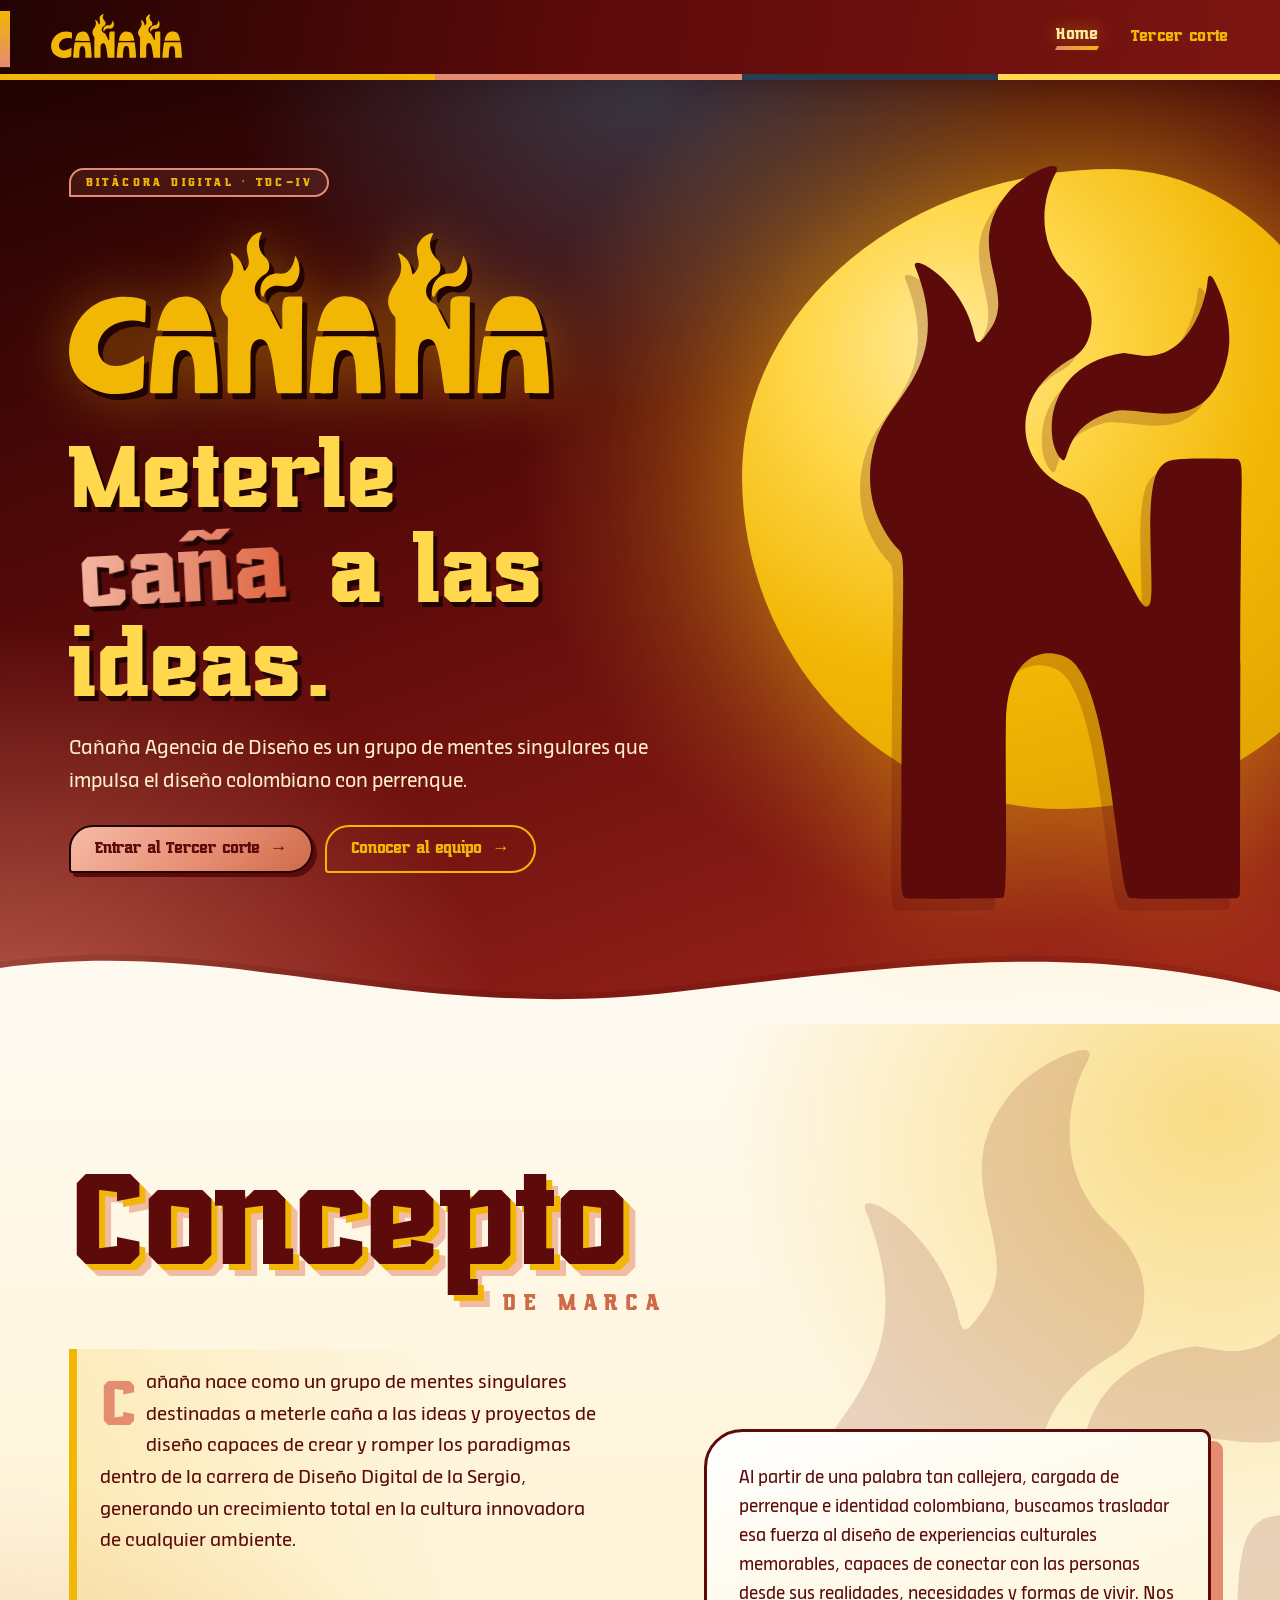
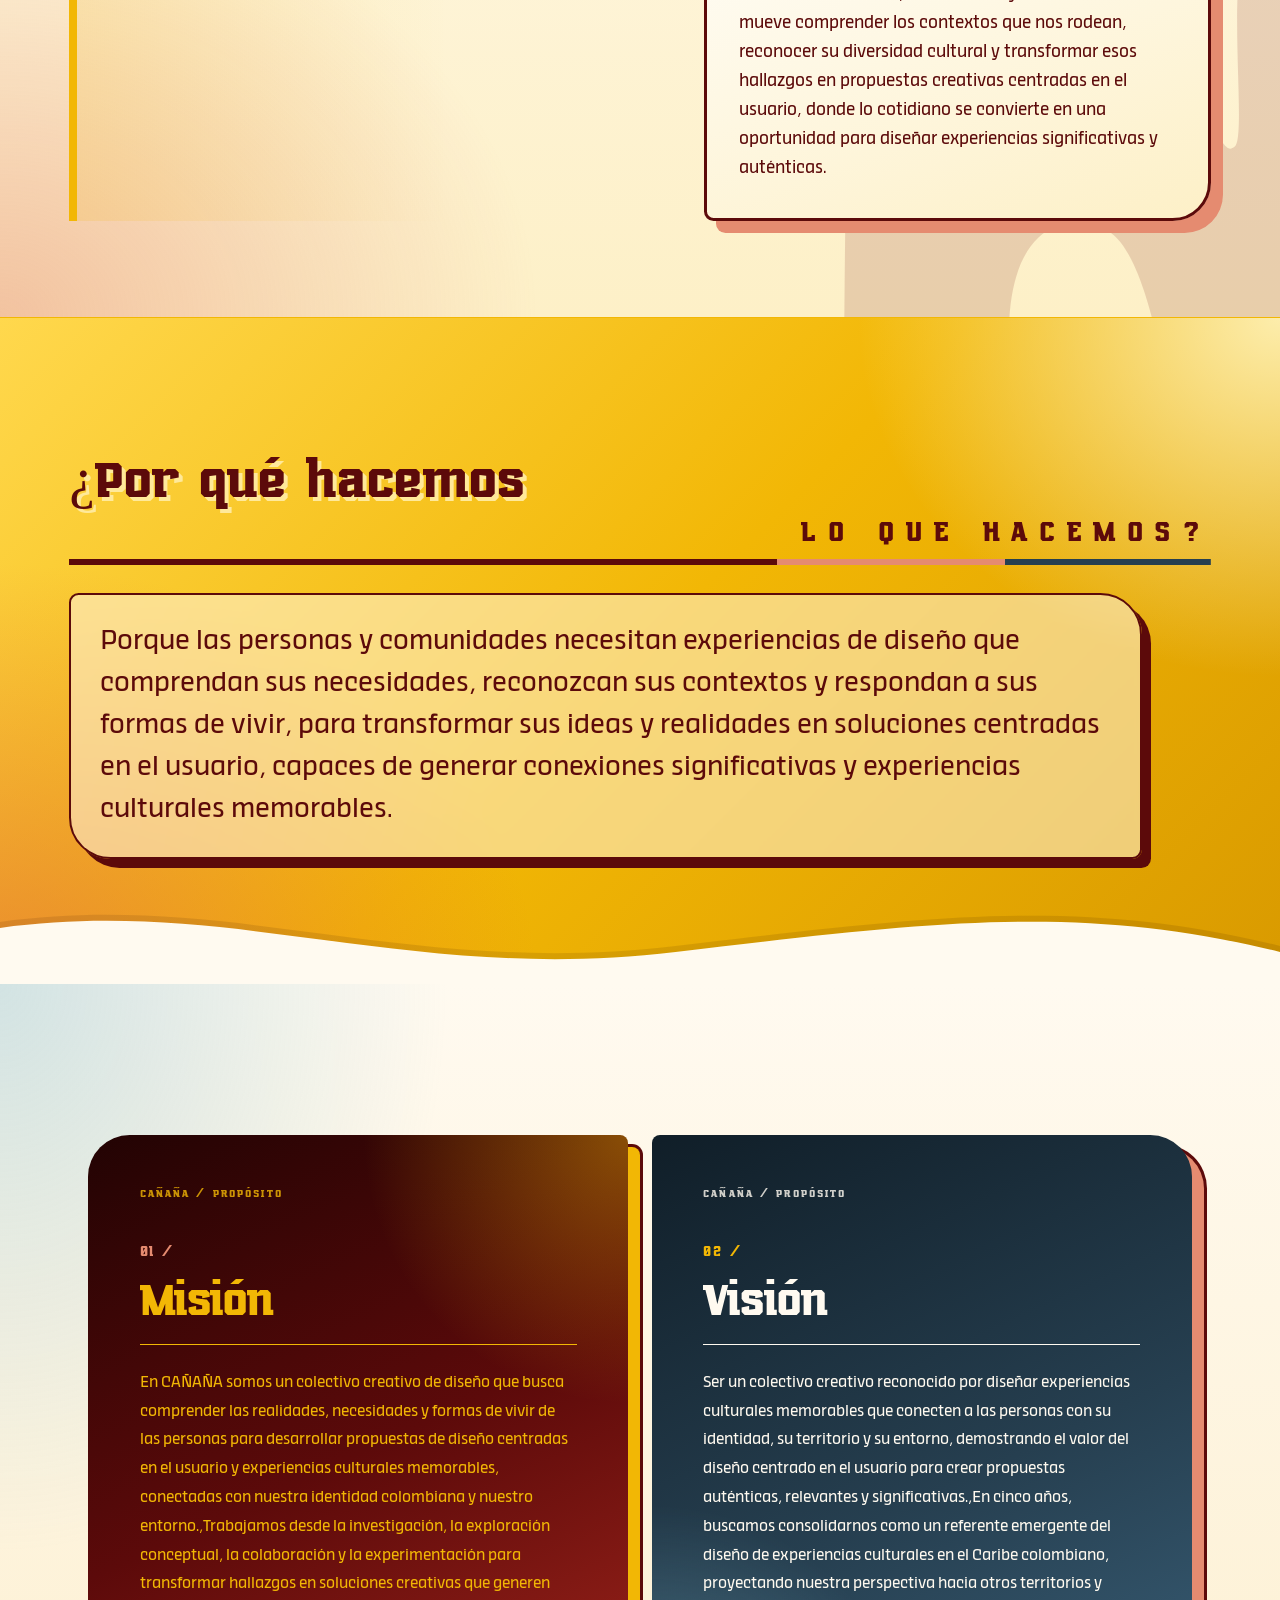
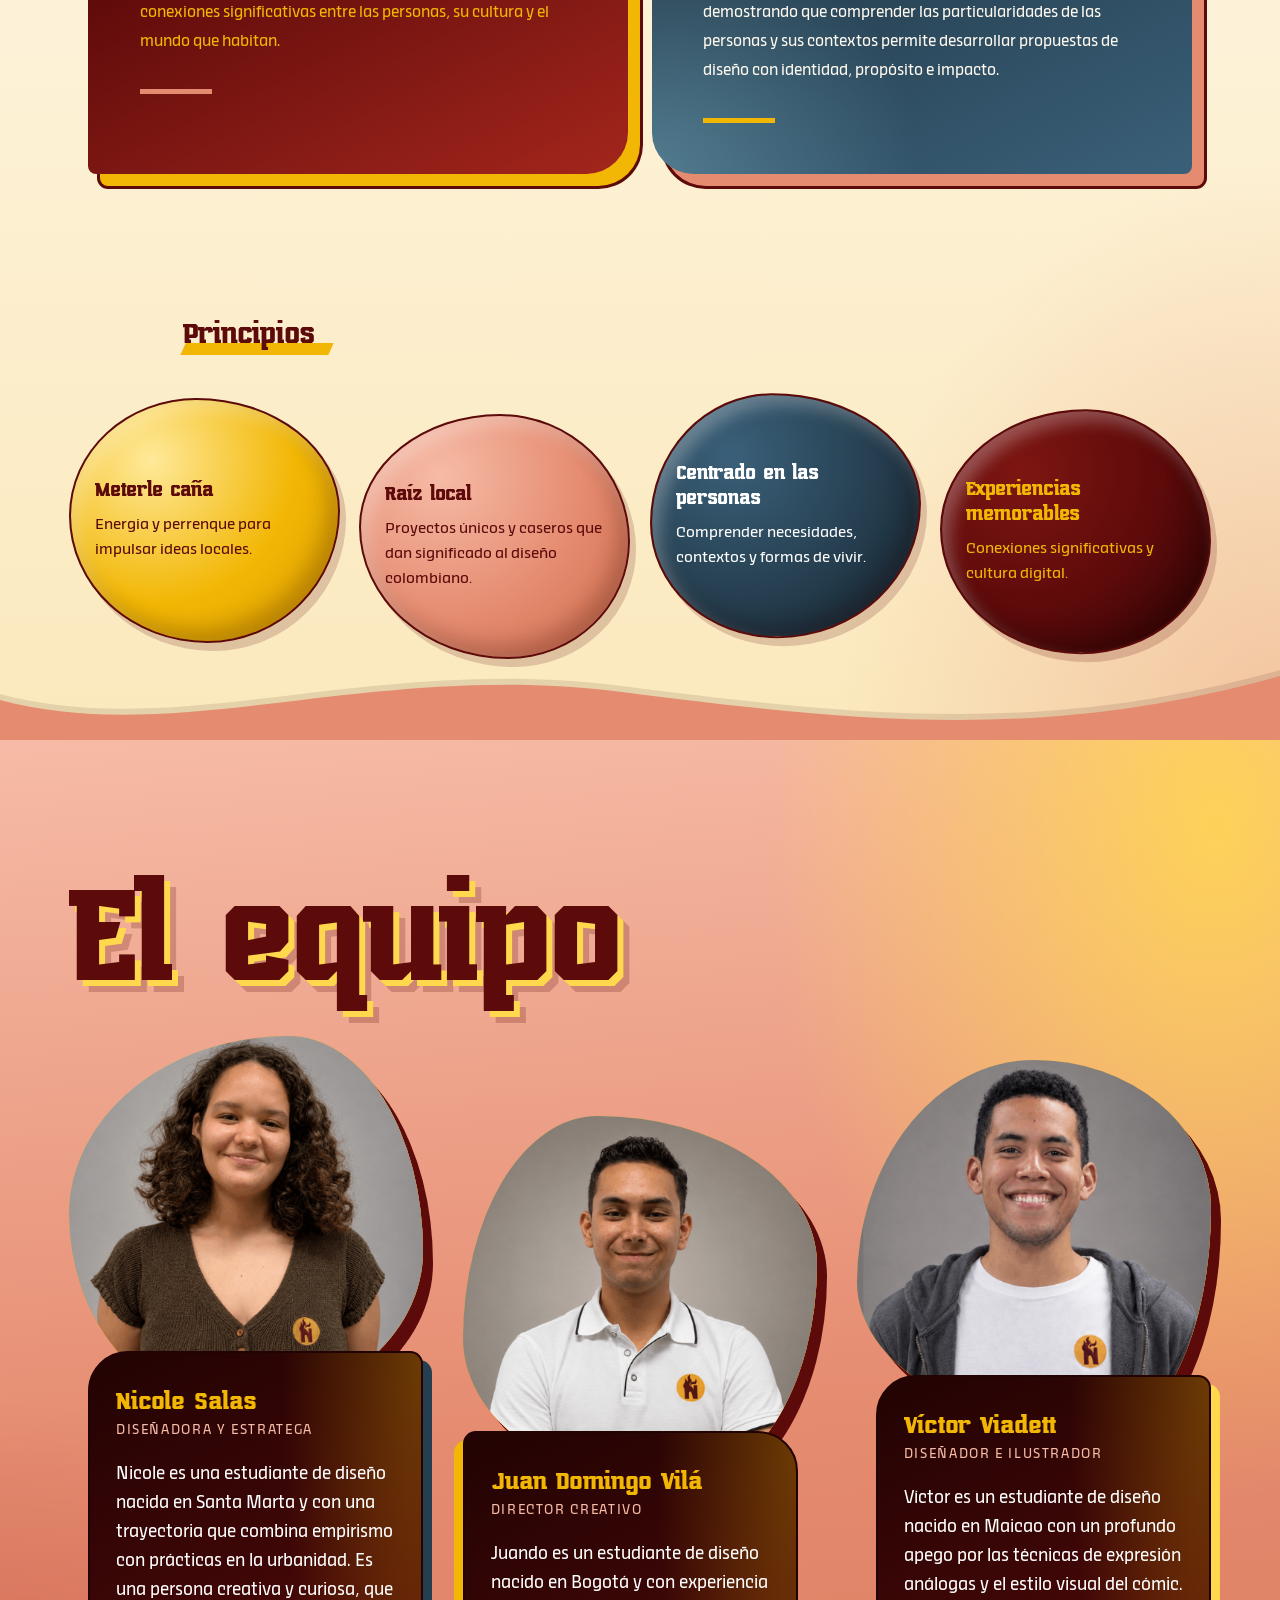
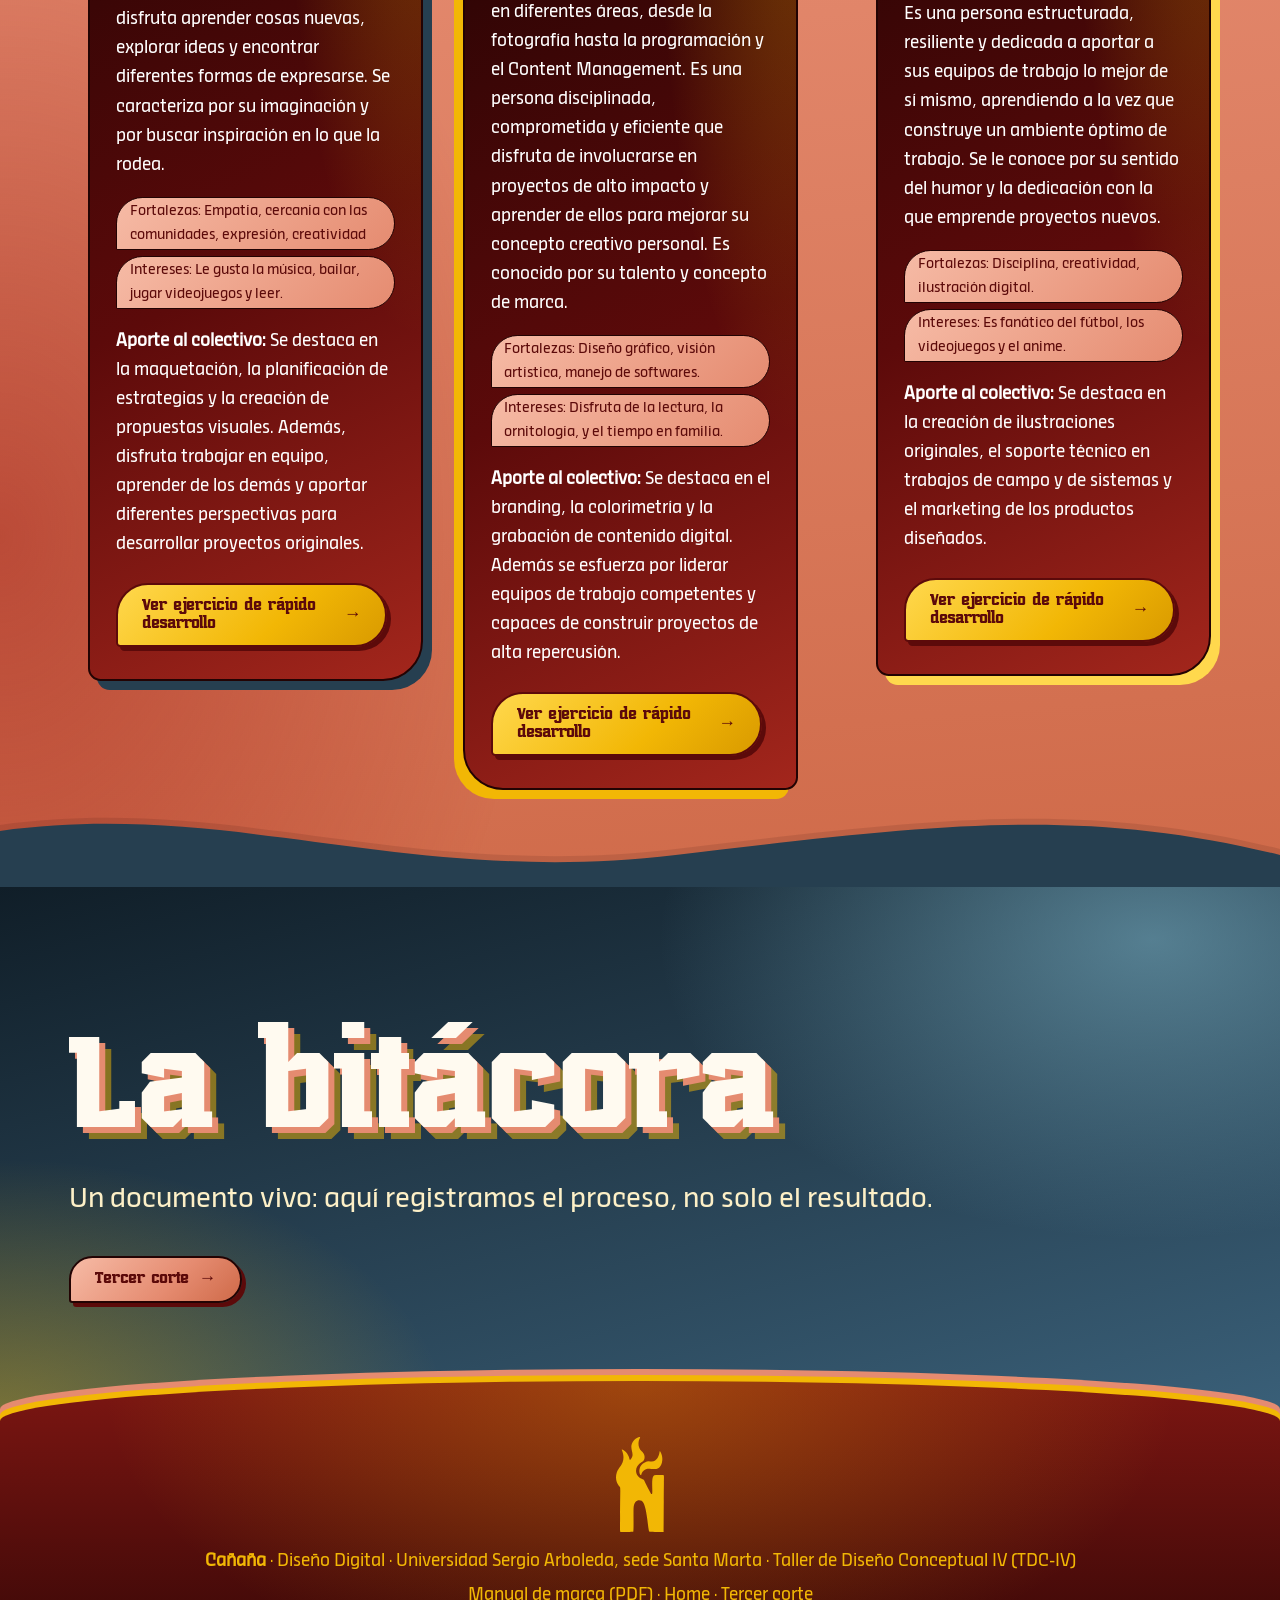
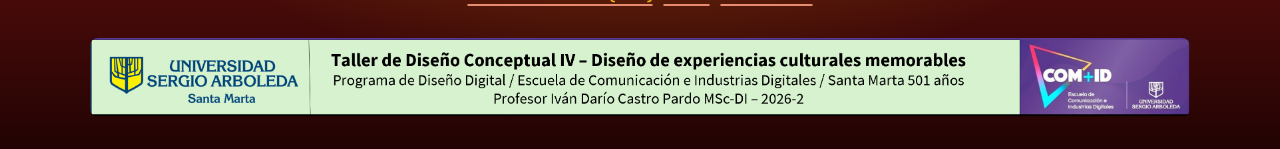
<file: index.html>
<!doctype html><html lang="es"><head><meta charset="utf-8"><meta name="viewport" content="width=device-width,initial-scale=1">
<title>Inicio</title><meta name="description" content="Bitácora digital de Cañaña, agencia de diseño · TDC-IV · USA Santa Marta">
<link rel="stylesheet" href="css/styles.css"></head>
<body data-root="" data-page="home"><a class="skip sr-only" href="#main">Saltar al contenido</a>
<header id="site-header"></header><main id="main"><noscript>Esta bitácora requiere JavaScript.</noscript></main><footer id="site-footer"></footer>
<script src="js/data.js"></script><script src="js/app.js"></script></body></html>
</file>
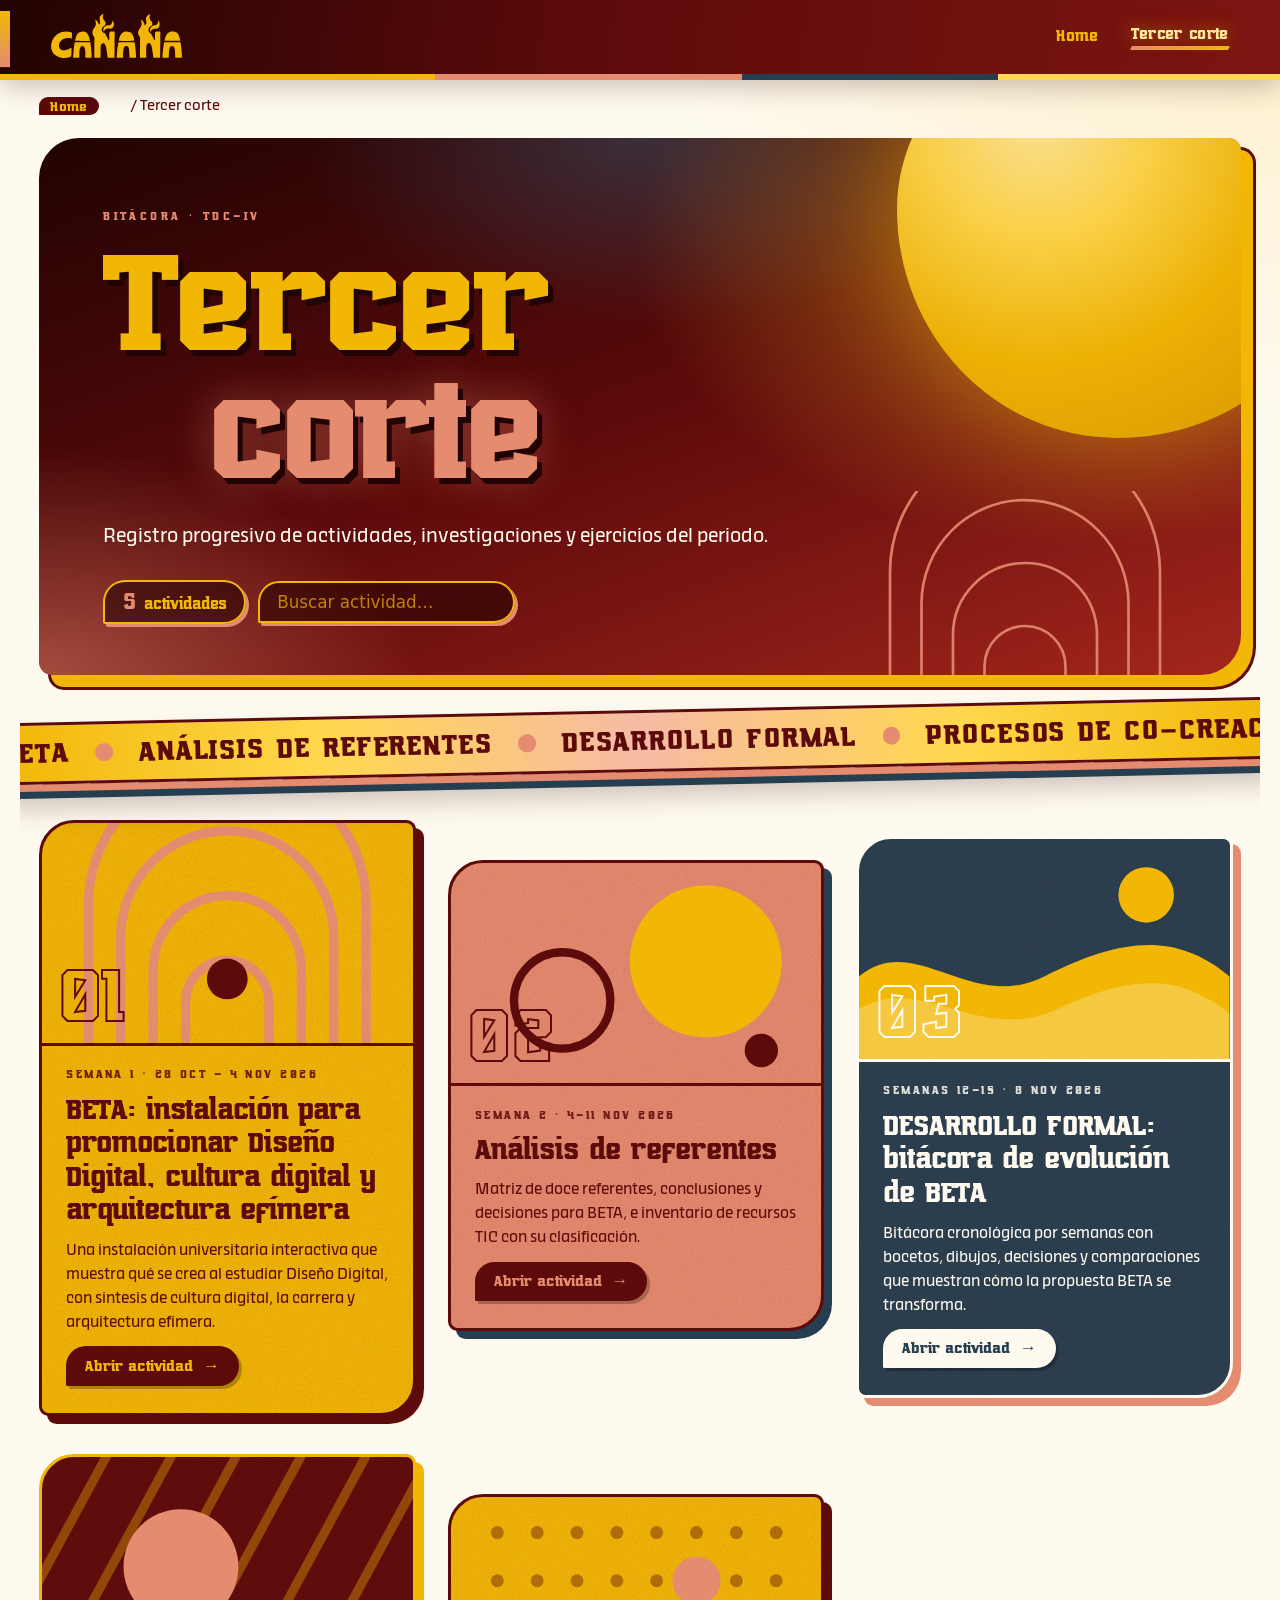
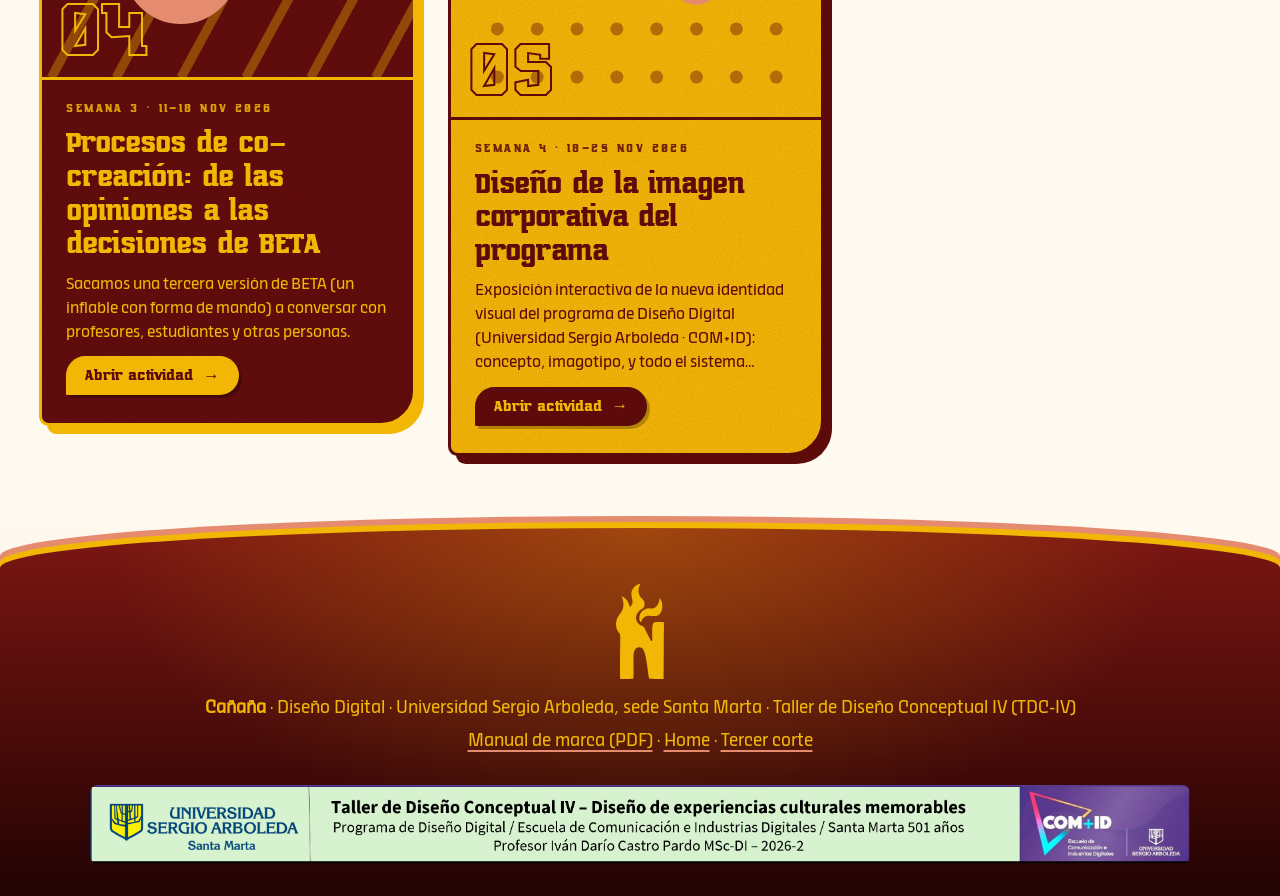
<file: tercer-corte/index.html>
<!doctype html><html lang="es"><head><meta charset="utf-8"><meta name="viewport" content="width=device-width,initial-scale=1">
<title>Tercer corte</title><meta name="description" content="Bitácora digital de Cañaña, agencia de diseño · TDC-IV · USA Santa Marta">
<link rel="stylesheet" href="../css/styles.css"></head>
<body data-root="../" data-page="indice"><a class="skip sr-only" href="#main">Saltar al contenido</a>
<header id="site-header"></header><main id="main"><noscript>Esta bitácora requiere JavaScript.</noscript></main><footer id="site-footer"></footer>
<script src="../js/data.js"></script><script src="../js/app.js"></script></body></html>
</file>
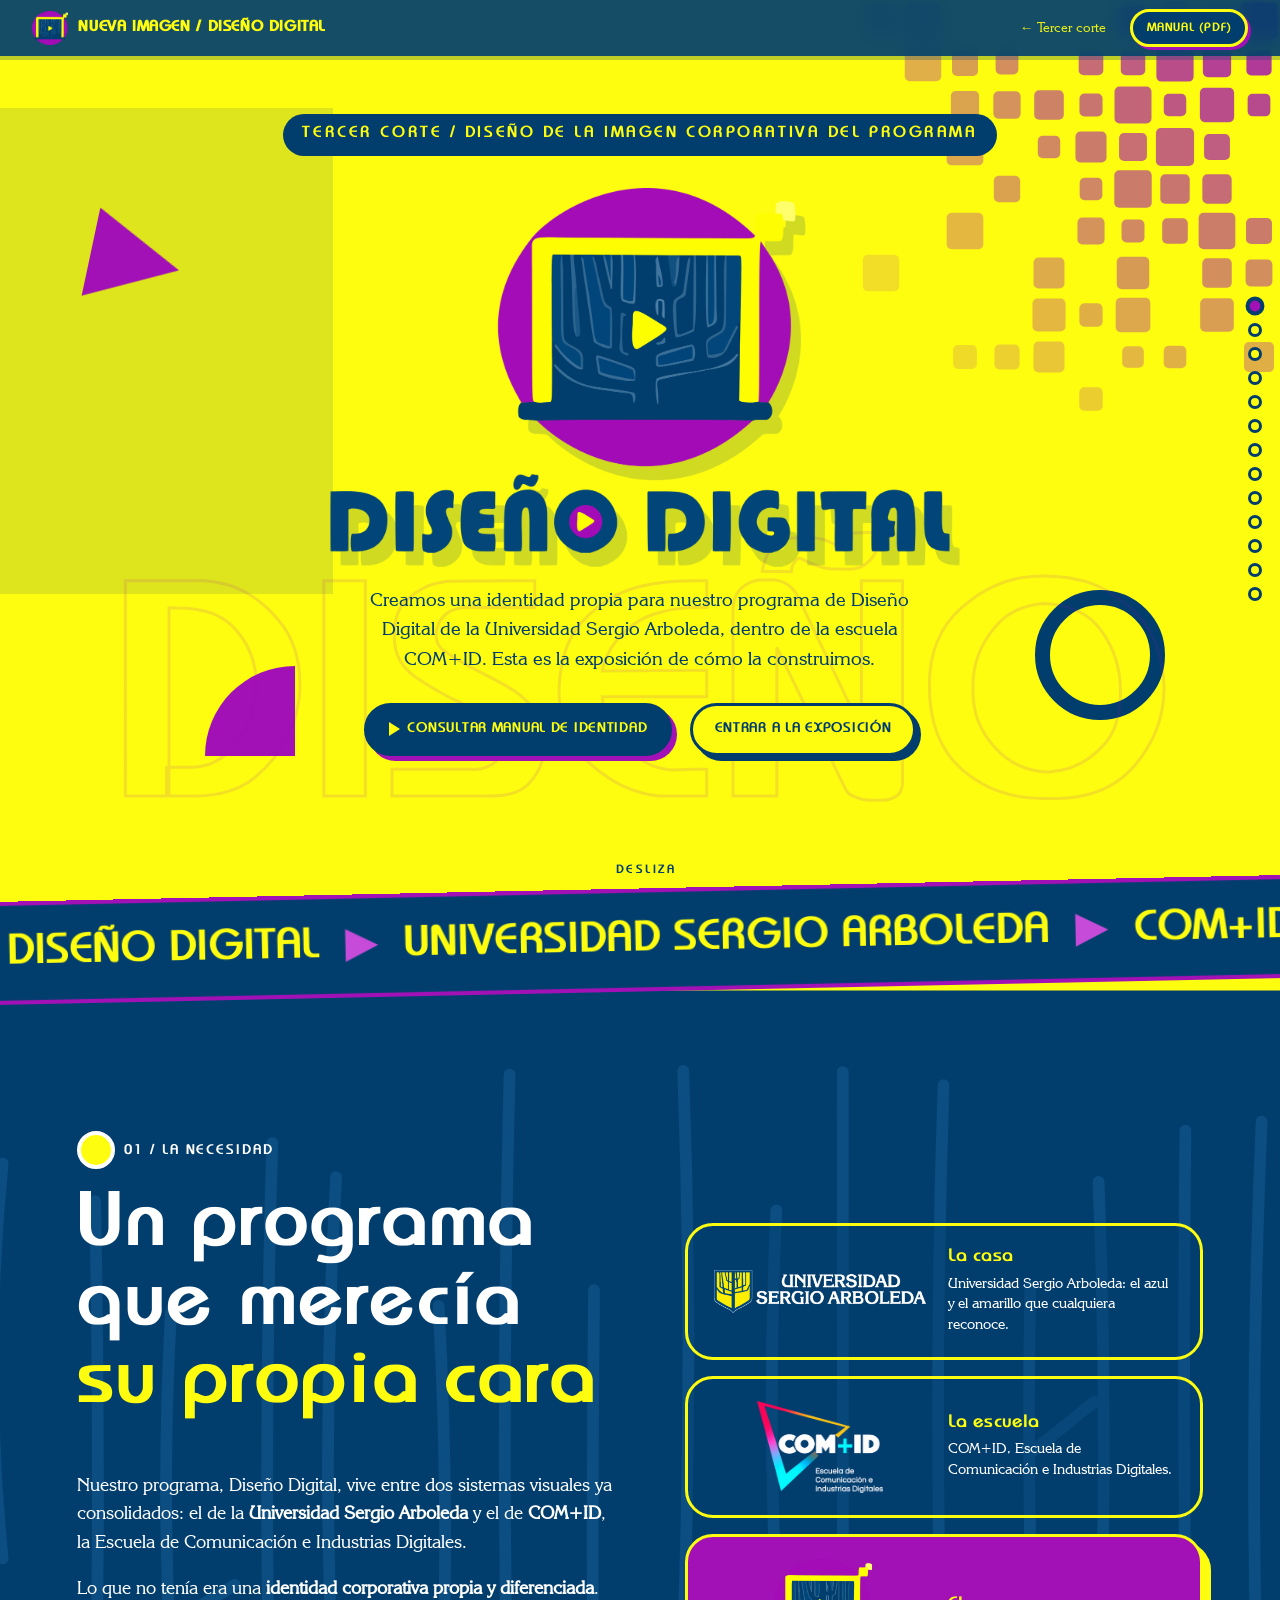
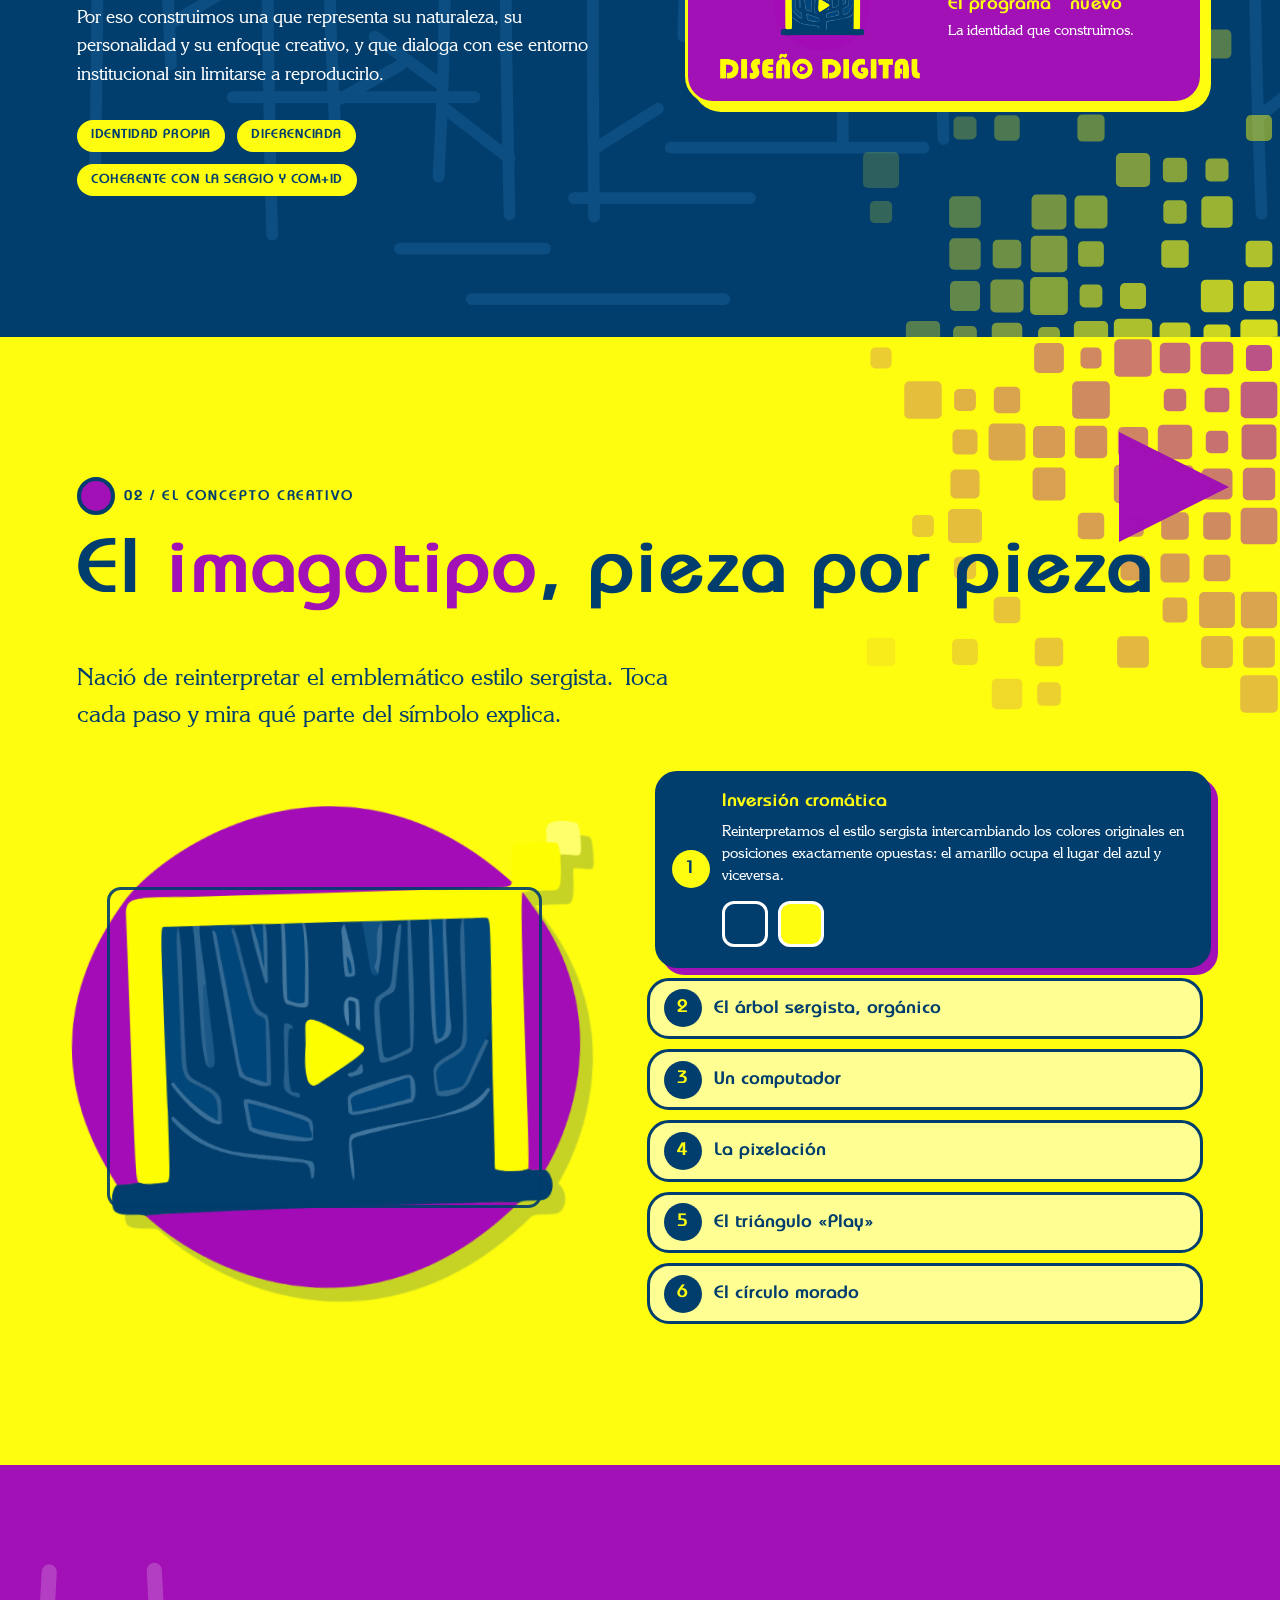
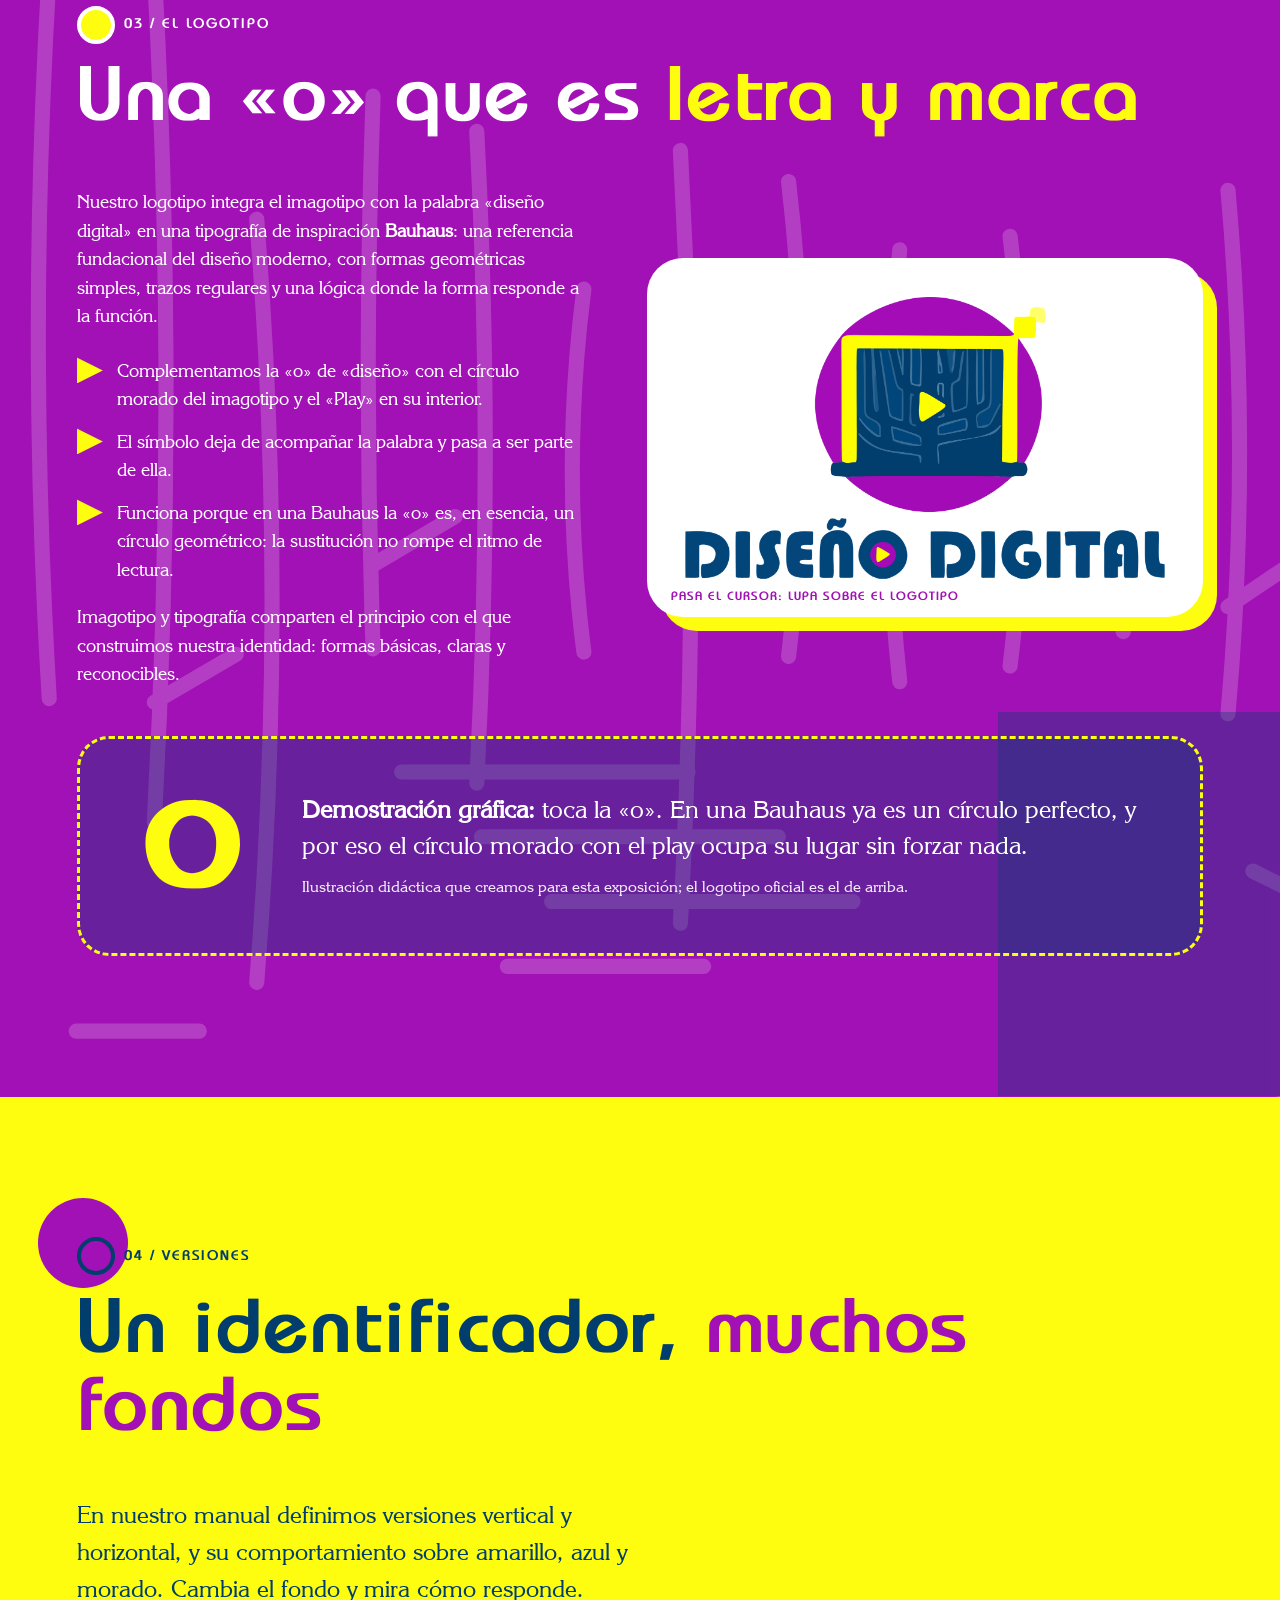
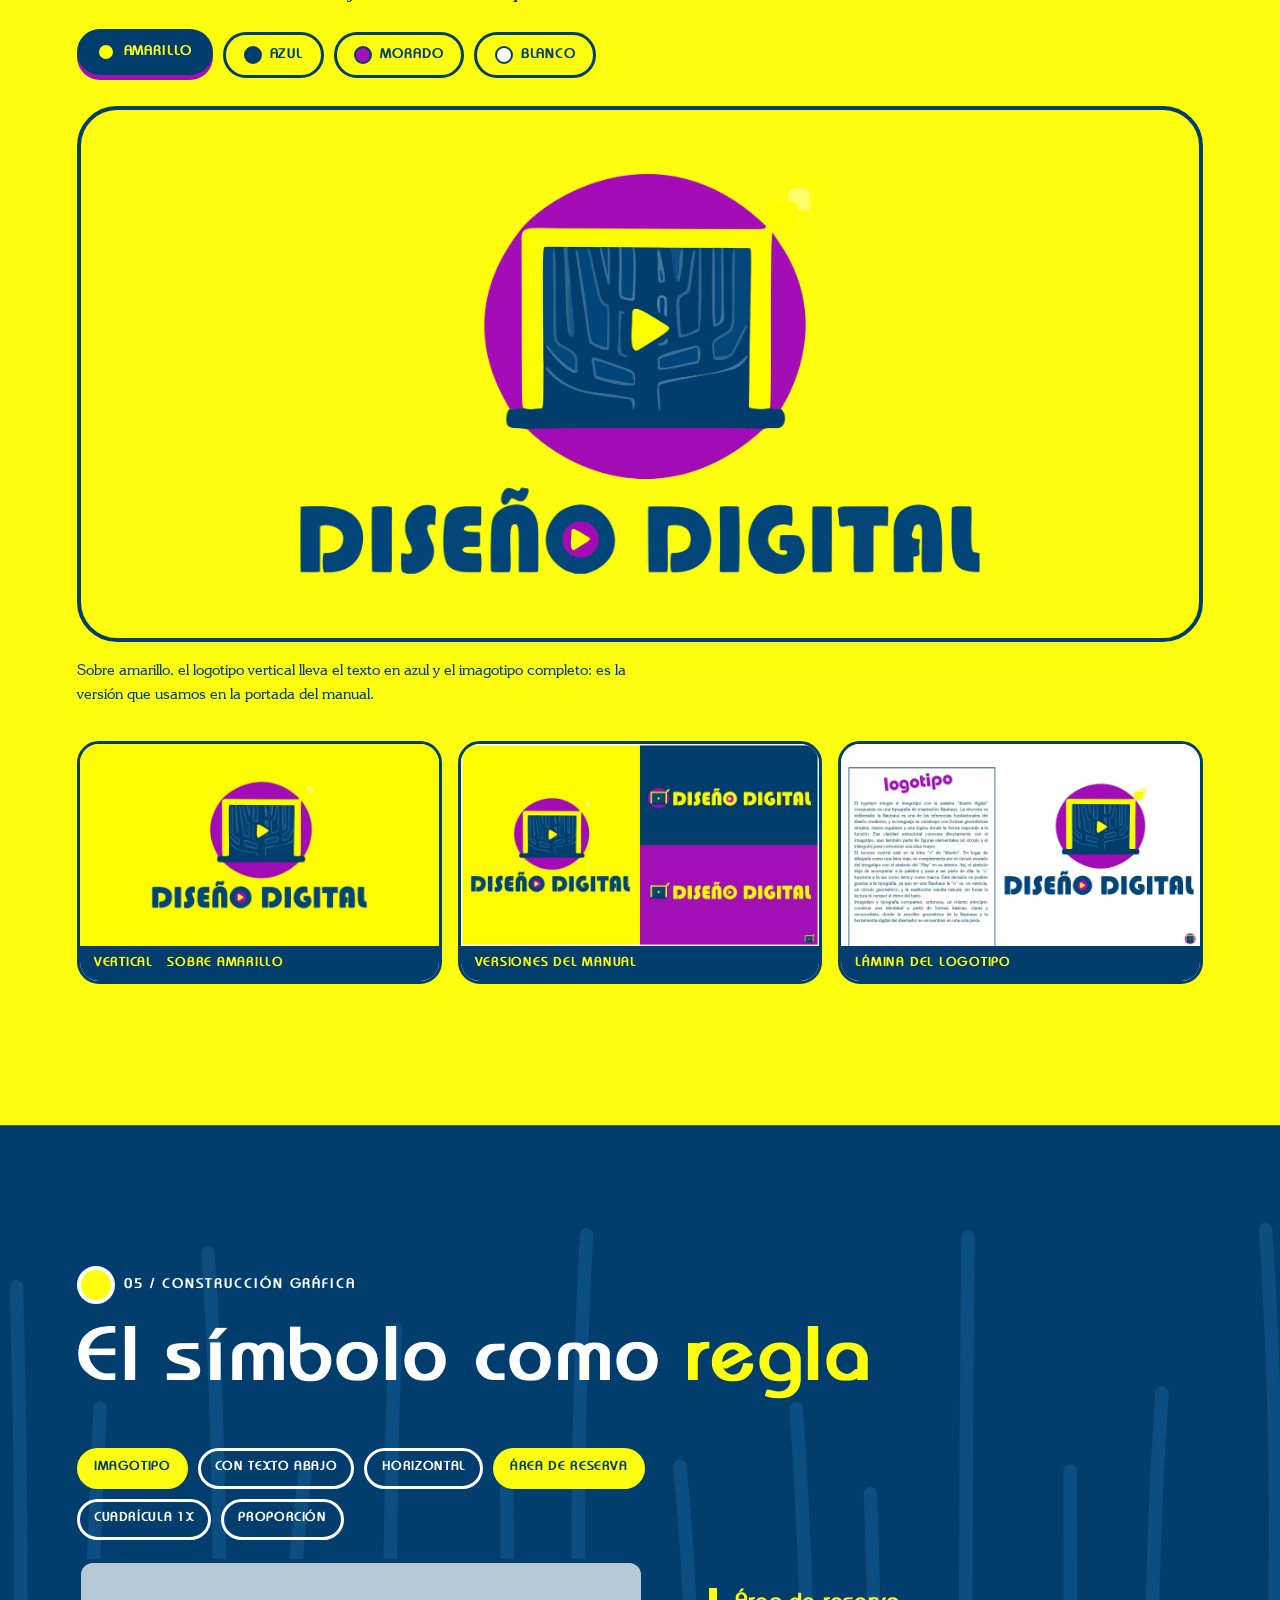
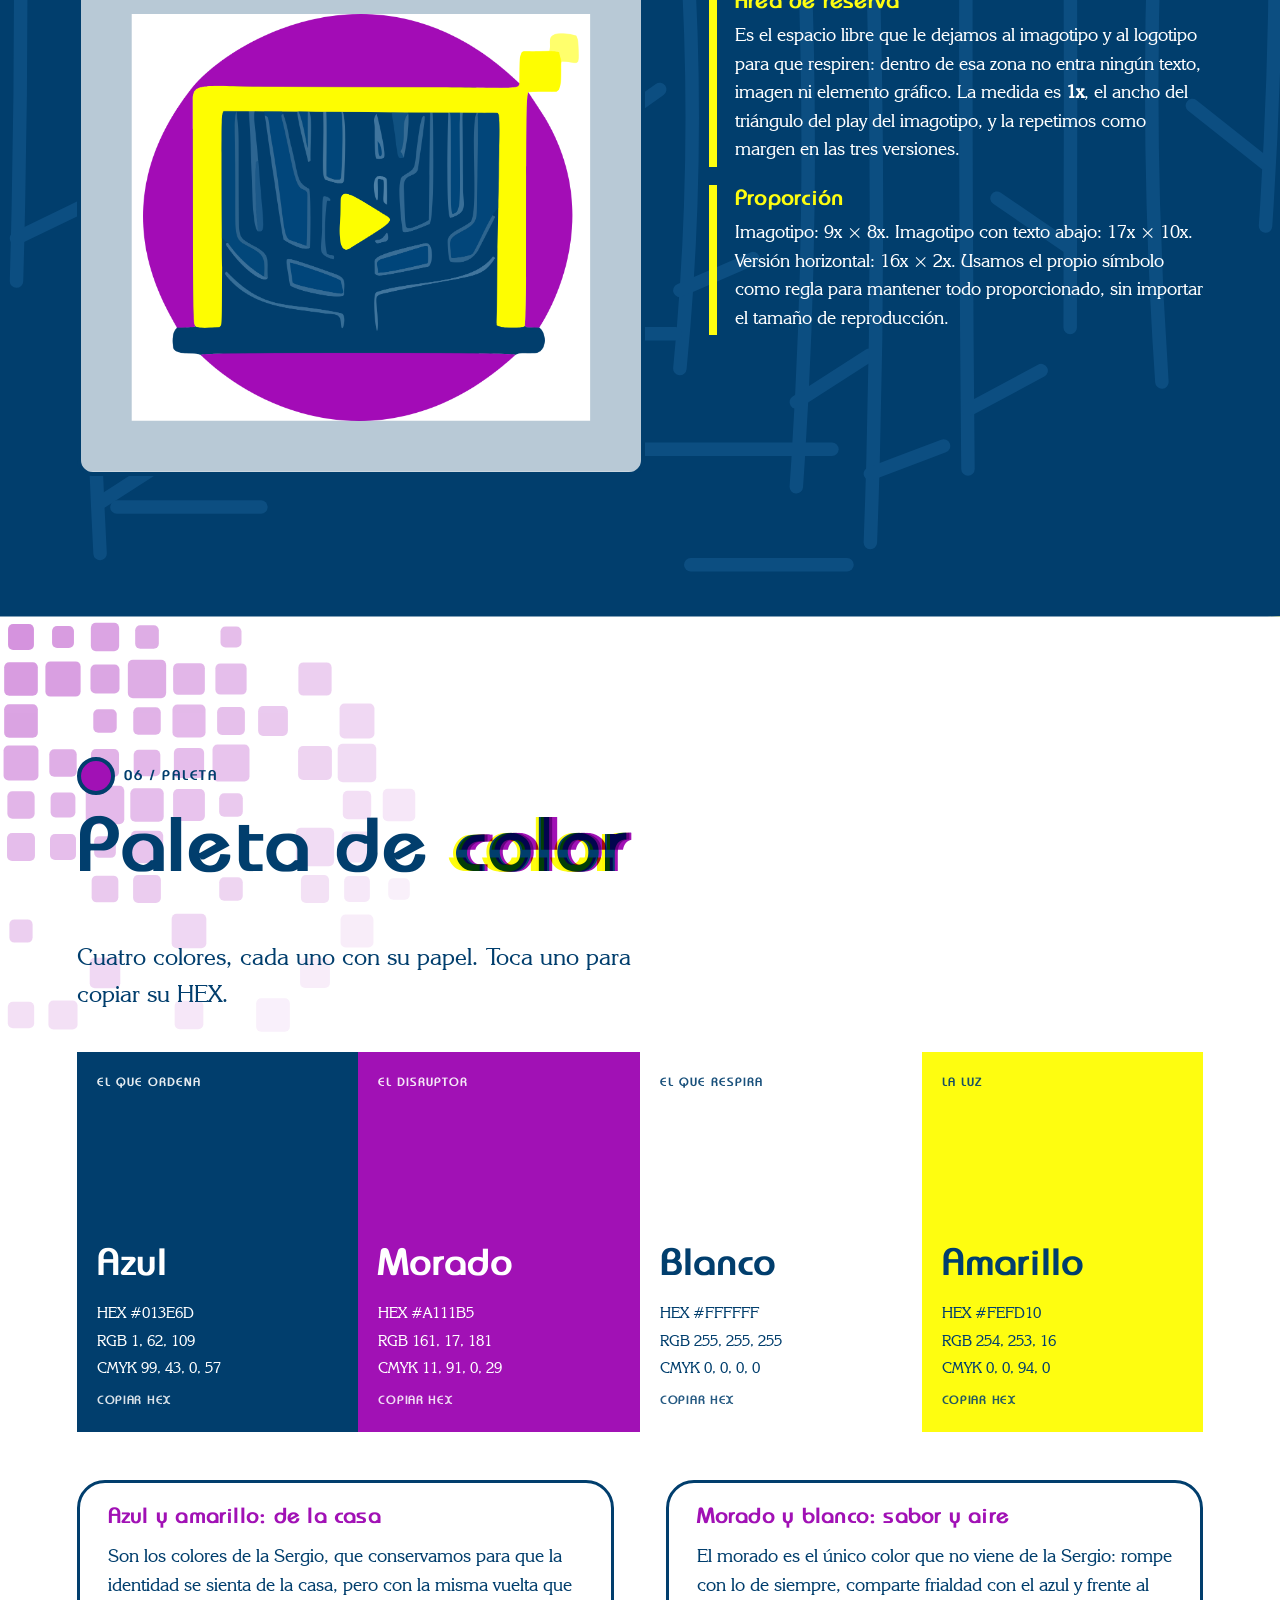
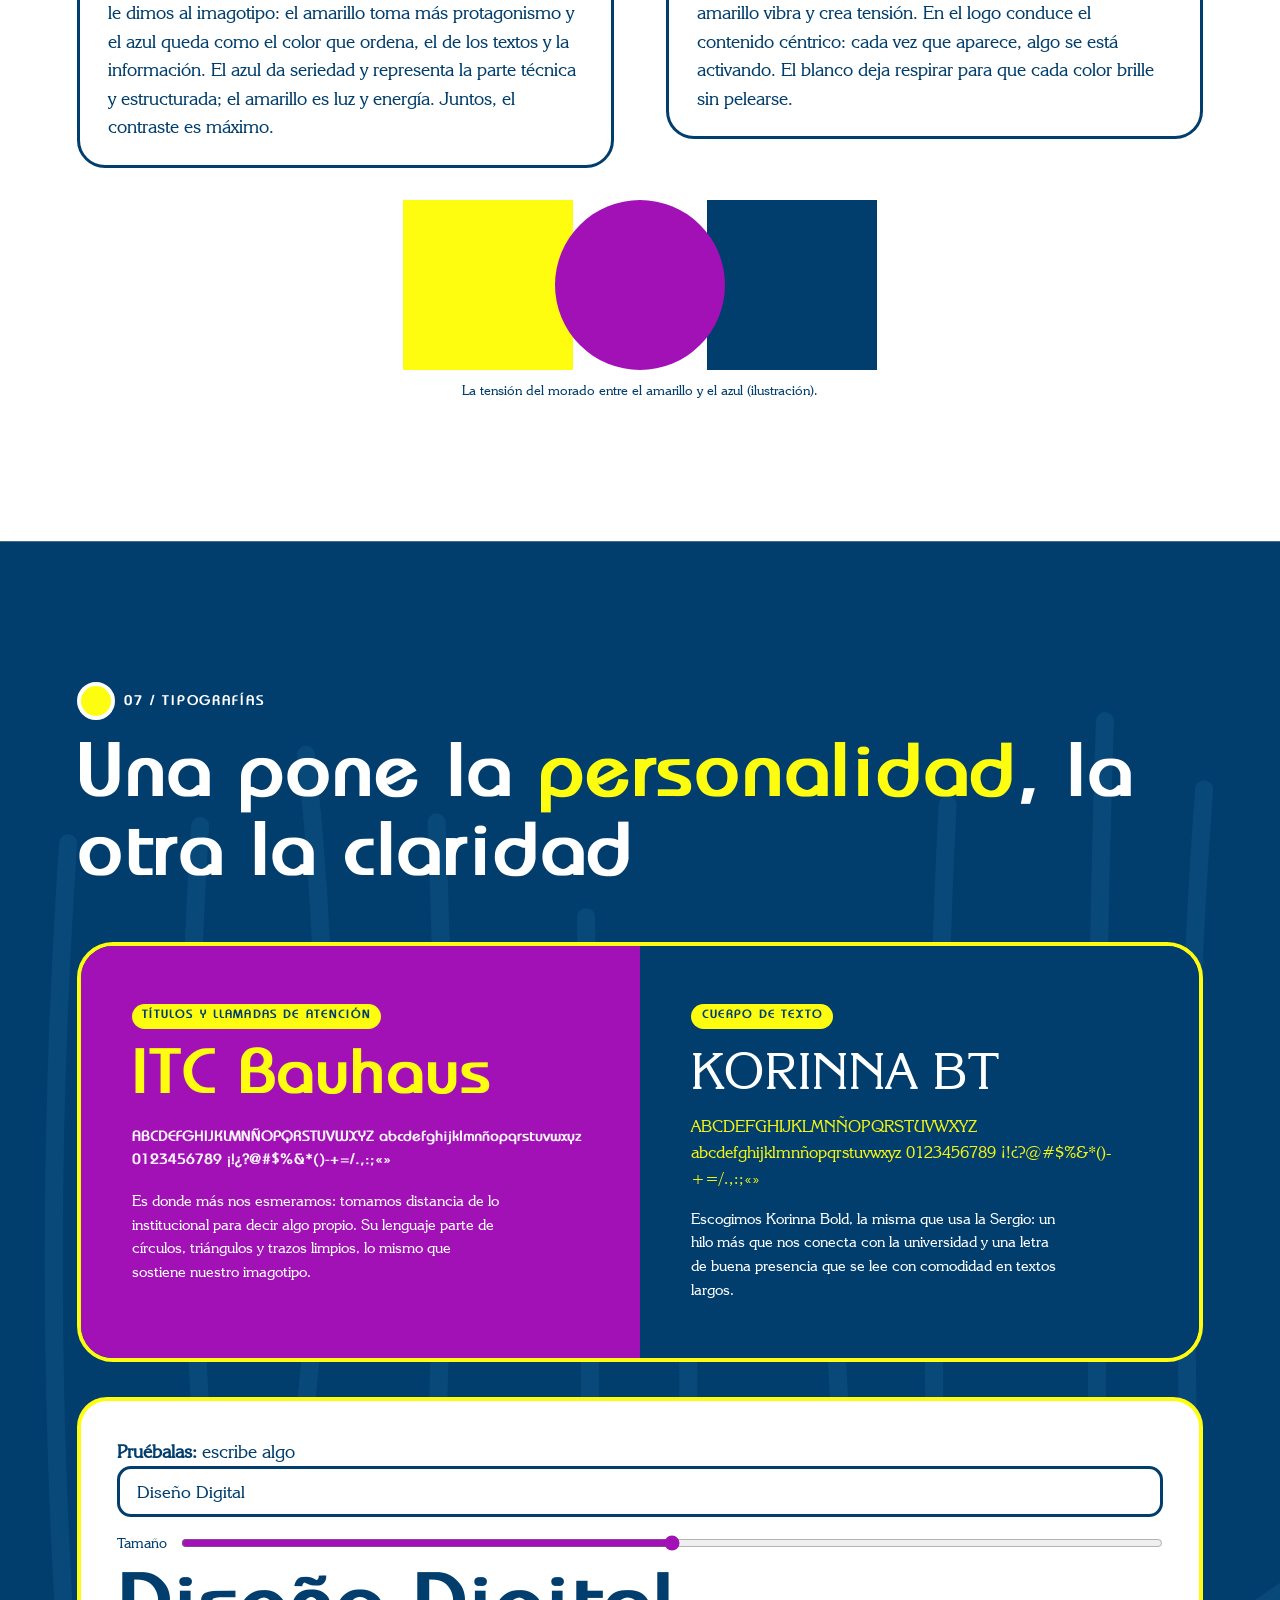
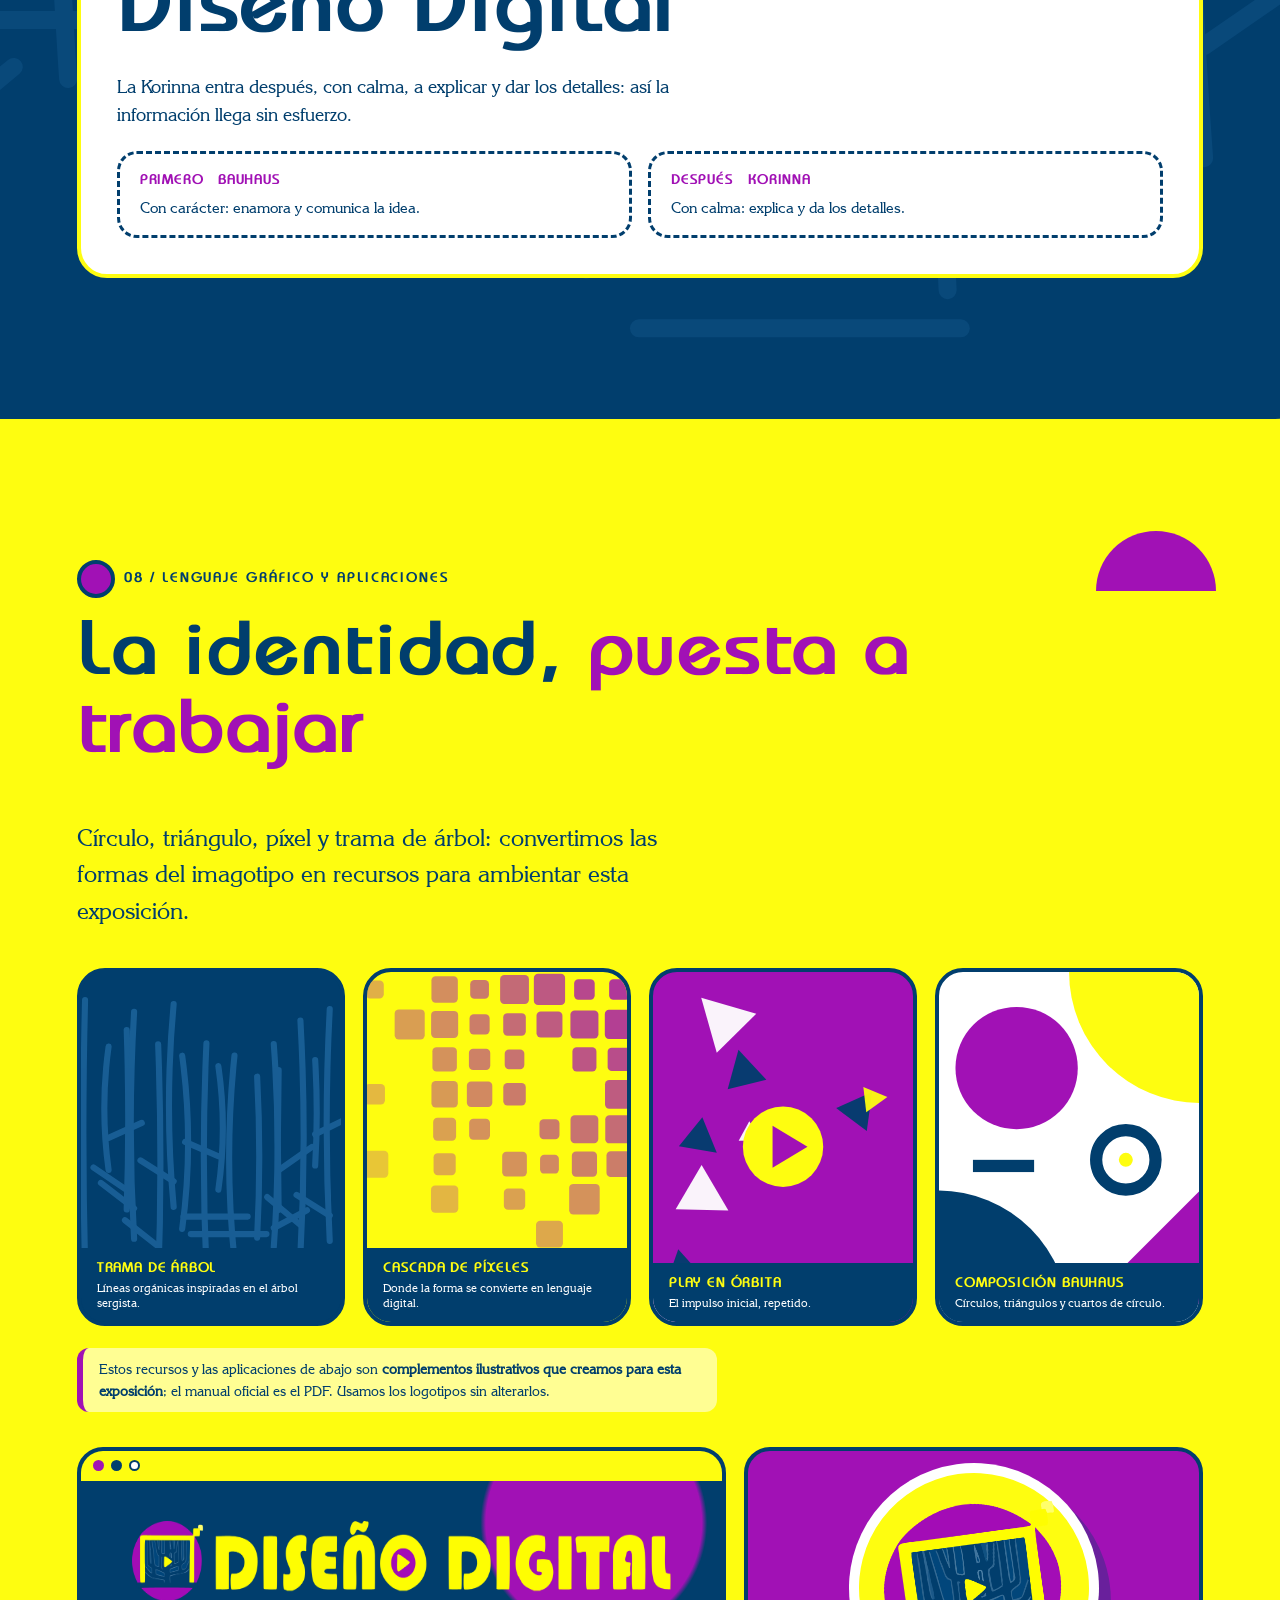
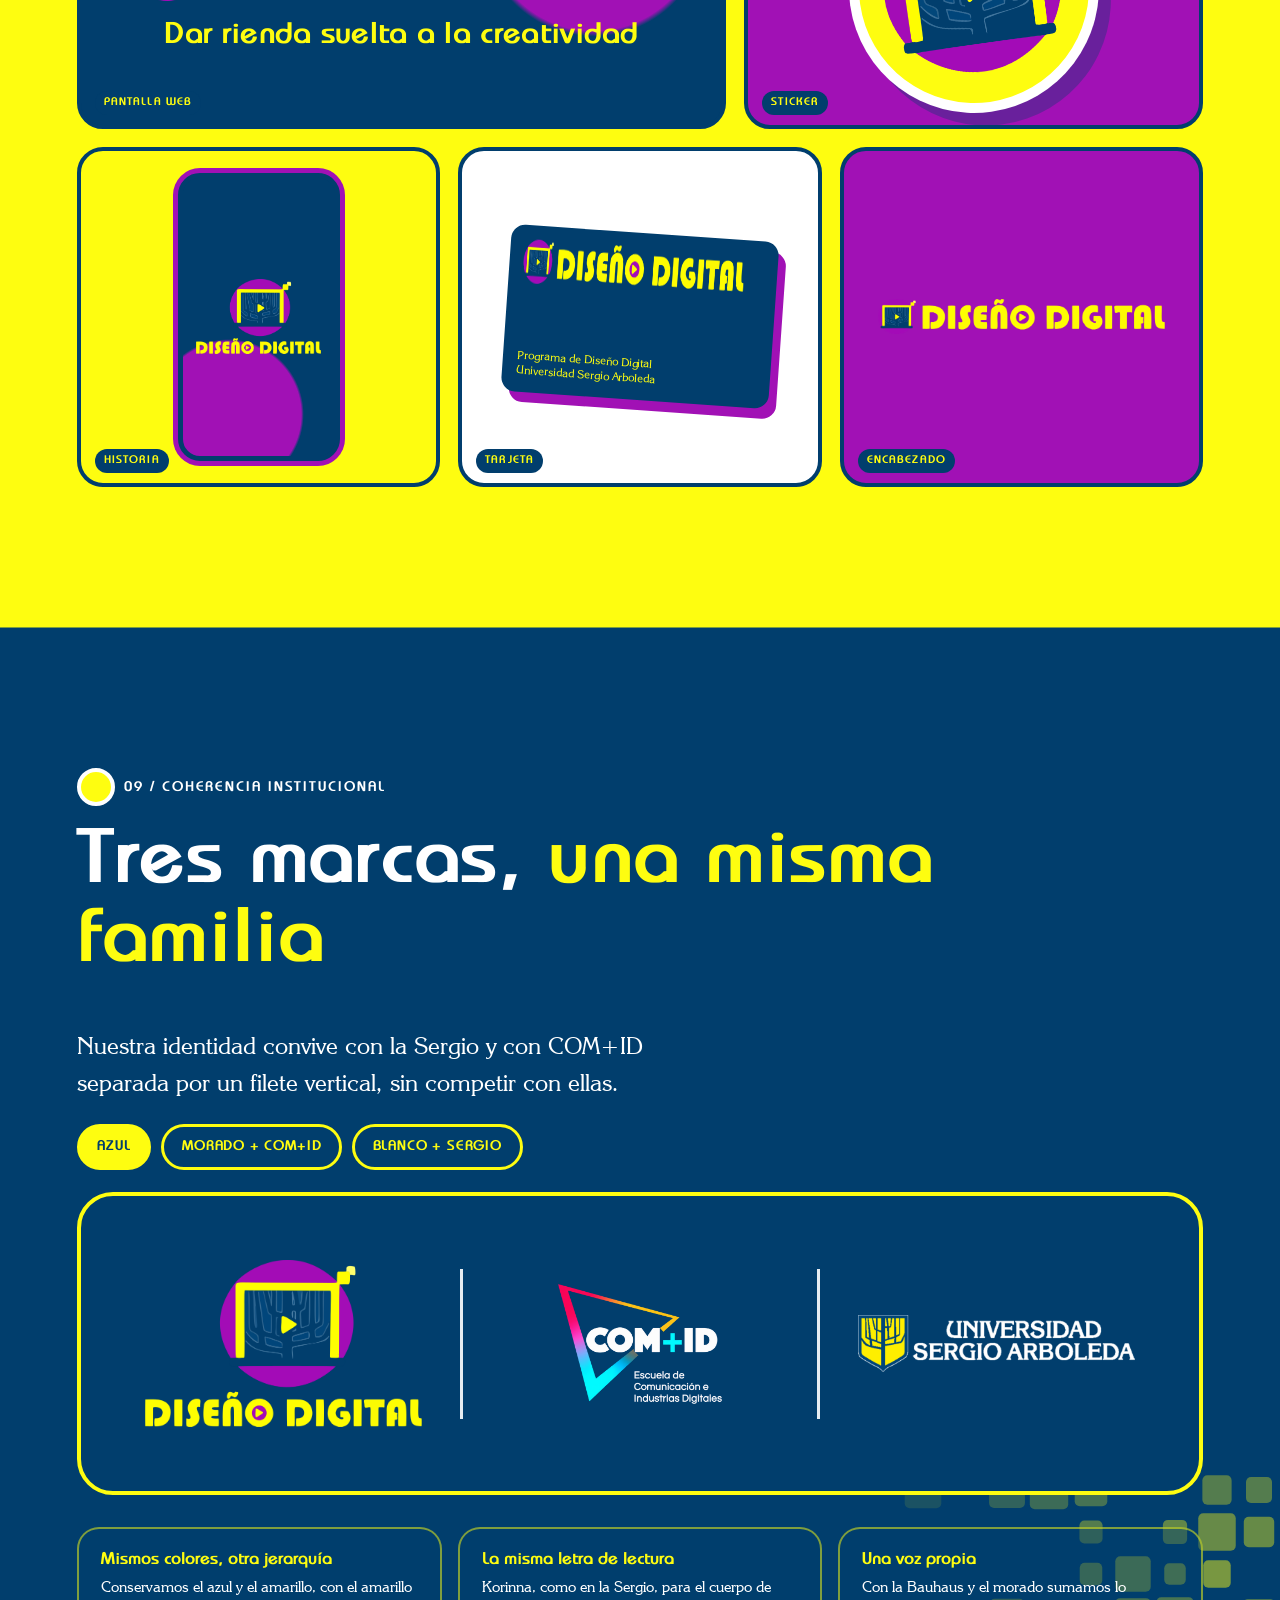
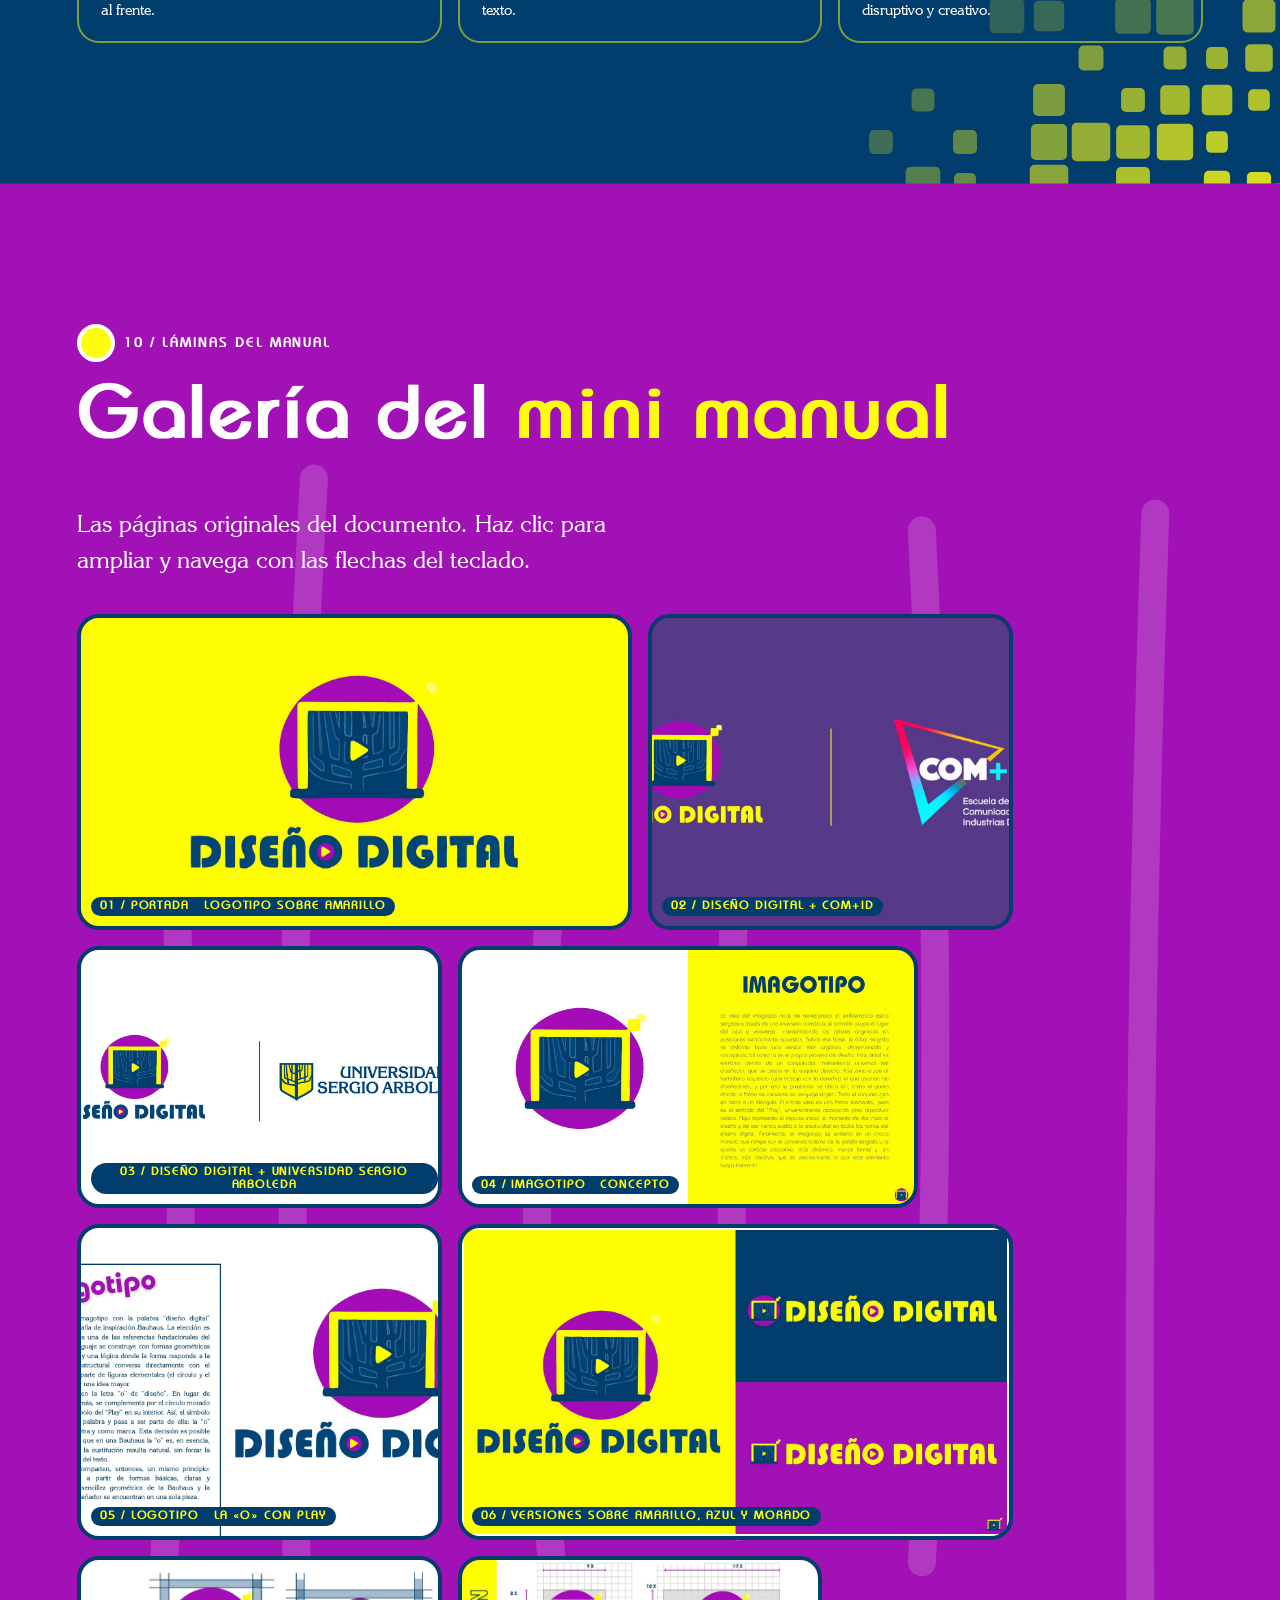
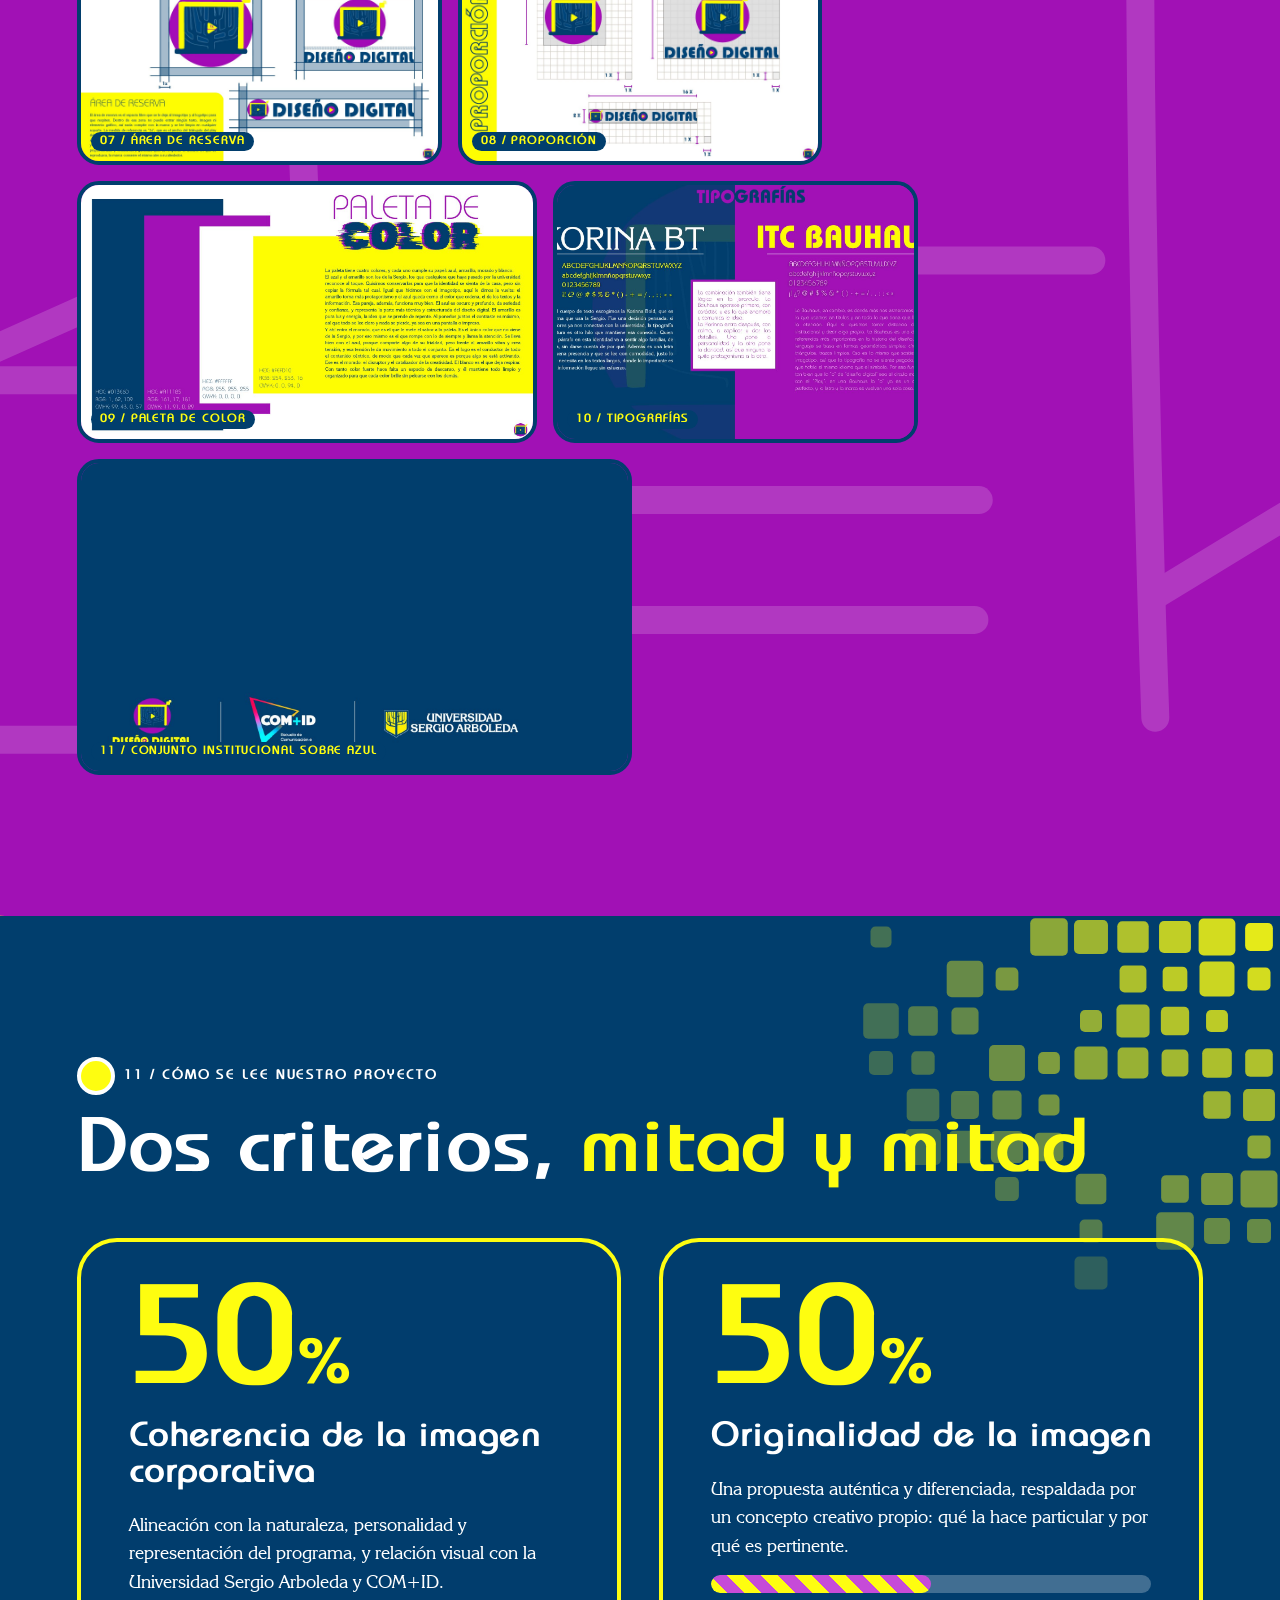
<file: tercer-corte/imagen-corporativa/index.html>
<!doctype html>
<html lang="es" class="no-js">
<head>
<meta charset="utf-8">
<meta name="viewport" content="width=device-width,initial-scale=1">
<title>Diseño de la imagen corporativa del programa · Diseño Digital · USA</title>
<meta name="description" content="Exposición interactiva de la nueva identidad visual del programa de Diseño Digital de la Universidad Sergio Arboleda.">
<meta name="theme-color" content="#013E6D">
<link rel="icon" href="img/logos/imagotipo-dd.png">
<link rel="stylesheet" href="css/dd.css">
<script>document.documentElement.classList.remove("no-js")</script>
</head>
<body>
<a class="skip" href="#contexto">Saltar al contenido</a>

<header class="top">
  <a class="brand" href="#portada" aria-label="Diseño Digital · inicio de la exposición"><img src="img/logos/imagotipo-dd.png" alt=""><b>Nueva imagen / Diseño Digital</b></a>
  <span class="sp"></span>
  <a class="back" href="../index.html">← <span>Tercer corte</span></a>
  <a class="btn sm" href="doc/Nueva_Imagen_Diseno_Digital.pdf" target="_blank" rel="noopener">Manual (PDF)</a>
</header>
<div class="prog" aria-hidden="true"><i></i></div>
<nav class="dots" aria-label="Secciones"></nav>

<main>
<!-- ============ 00 PORTADA ============ -->
<section id="portada" class="s-am" data-n="Portada">
  <div class="gx gx-px tr" data-gen="pixels"></div>
  <div class="blob" style="--c:var(--az);width:38vw;height:38vw;left:-12vw;top:12vh;opacity:.12"></div>
  <div class="float" style="left:7%;top:24%;--s:.12;--r:12deg"><div class="tri-sh spin" style="--w:90px;--c:var(--mo)"></div></div>
  <div class="float" style="right:9%;bottom:20%;--s:.09"><div class="ring-sh" style="--w:130px;--c:var(--az)"></div></div>
  <div class="float" style="left:16%;bottom:16%;--s:.16"><div class="quarter-sh" style="--w:90px;--c:var(--mo)"></div></div>
  <div class="big-bg" aria-hidden="true">DISEÑO</div>
  <div class="w">
    <p class="eyebrow">Tercer corte / Diseño de la imagen corporativa del programa</p>
    <h1 class="sr-only">Diseño Digital: nueva imagen corporativa del programa</h1>
    <img class="hero-logo" src="img/logos/logo-dd-azul.png" alt="Logotipo del programa Diseño Digital: imagotipo con un computador, un árbol y el símbolo de play dentro de un círculo morado, y la palabra «Diseño Digital»" width="1600" height="941">
    <p class="sub">Creamos una identidad propia para nuestro programa de Diseño Digital de la Universidad Sergio Arboleda, dentro de la escuela COM+ID. Esta es la exposición de cómo la construimos.</p>
    <div class="acts">
      <a class="btn" href="doc/Nueva_Imagen_Diseno_Digital.pdf" target="_blank" rel="noopener"><span class="tri"></span>Consultar manual de identidad</a>
      <a class="btn y" href="#contexto">Entrar a la exposición</a>
    </div>
  </div>
  <span class="scroll-hint" aria-hidden="true">↓ desliza</span>
</section>
<div class="marq" aria-hidden="true"><div id="marq"></div></div>

<!-- ============ 01 CONTEXTO ============ -->
<section id="contexto" class="s-az cut" data-n="Contexto">
  <div class="gx gx-tree" data-gen="tree"></div>
  <div class="gx gx-px br" data-gen="pixels"></div>
  <div class="w ctx">
    <div class="txt">
      <p class="kick rv">01 / La necesidad</p>
      <h2 class="h2 rv">Un programa que merecía <em>su propia cara</em></h2>
      <p class="rv">Nuestro programa, Diseño Digital, vive entre dos sistemas visuales ya consolidados: el de la <b>Universidad Sergio Arboleda</b> y el de <b>COM+ID</b>, la Escuela de Comunicación e Industrias Digitales.</p>
      <p class="rv">Lo que no tenía era una <b>identidad corporativa propia y diferenciada</b>. Por eso construimos una que representa su naturaleza, su personalidad y su enfoque creativo, y que dialoga con ese entorno institucional sin limitarse a reproducirlo.</p>
      <ul class="need rv"><li>Identidad propia</li><li>Diferenciada</li><li>Coherente con la Sergio y COM+ID</li></ul>
    </div>
    <div class="fam" aria-label="Las tres marcas">
      <article class="rv"><div class="lg"><img src="img/logos/usa-negativo.png" alt="Universidad Sergio Arboleda"></div><div><h3>La casa</h3><p>Universidad Sergio Arboleda: el azul y el amarillo que cualquiera reconoce.</p></div></article>
      <article class="rv"><div class="lg"><img src="img/logos/comid.png" alt="COM+ID, Escuela de Comunicación e Industrias Digitales"></div><div><h3>La escuela</h3><p>COM+ID, Escuela de Comunicación e Industrias Digitales.</p></div></article>
      <article class="nuevo rv"><div class="lg"><img src="img/logos/logo-dd-amarillo.png" alt="Diseño Digital"></div><div><h3>El programa · nuevo</h3><p>La identidad que construimos.</p></div></article>
    </div>
  </div>
</section>

<!-- ============ 02 CONCEPTO ============ -->
<section id="concepto" class="s-am cut r" data-n="Imagotipo">
  <div class="float" style="right:4%;top:8%;--s:.08"><div class="tri-sh spin" style="--w:110px;--c:var(--mo)"></div></div>
  <div class="gx gx-px tr" data-gen="pixels" style="opacity:.8"></div>
  <div class="w">
    <p class="kick rv">02 / El concepto creativo</p>
    <h2 class="h2 rv">El <em>imagotipo</em>, pieza por pieza</h2>
    <p class="lead rv">Nació de reinterpretar el emblemático estilo sergista. Toca cada paso y mira qué parte del símbolo explica.</p>
    <div class="imago">
      <div class="stage rv" id="stage" data-k="0">
        <img src="img/logos/imagotipo-dd.png" alt="Imagotipo de Diseño Digital: un computador con un árbol orgánico y un play, con pixelación en la esquina derecha, dentro de un círculo morado" width="1378" height="1287">
        <i class="hs c" style="left:0;top:0;width:100%;height:100%" data-h="5"></i>
        <i class="hs" style="left:6%;top:16%;width:86%;height:68%" data-h="0 2"></i>
        <i class="hs" style="left:16.5%;top:21%;width:67%;height:58%" data-h="1"></i>
        <i class="hs t" style="left:87.5%;top:4%;width:12.5%;height:15%" data-h="3"></i>
        <i class="hs c" style="left:41%;top:40%;width:20%;height:20%" data-h="4"></i>
      </div>
      <div class="steps" id="steps">
        <button class="step on" data-i="0"><b>Inversión cromática</b><p>Reinterpretamos el estilo sergista intercambiando los colores originales en posiciones exactamente opuestas: el amarillo ocupa el lugar del azul y viceversa.</p><div class="swap go" aria-hidden="true"><i class="a"></i><i class="b"></i></div></button>
        <button class="step" data-i="1"><b>El árbol sergista, orgánico</b><p>Lo deformamos hacia una versión más orgánica, distensionada y conceptual, tal como lo es el propio proceso de diseño.</p></button>
        <button class="step" data-i="2"><b>Un computador</b><p>Enmarcamos el árbol dentro de un computador, la herramienta universal del diseñador.</p></button>
        <button class="step" data-i="3"><b>La pixelación</b><p>Pixelamos el computador en la esquina derecha. Esa zona alude al hemisferio izquierdo (que trabaja con la derecha), el que usamos los diseñadores: el punto donde la forma se convierte en lenguaje digital.</p></button>
        <button class="step" data-i="4"><b>El triángulo «Play»</b><p>Todo gira en torno a un triángulo, el símbolo de reproducir. Aquí representa el impulso inicial: el momento de dar inicio al diseño y dar rienda suelta a nuestra creatividad en todas las ramas del diseño digital.</p></button>
        <button class="step" data-i="5"><b>El círculo morado</b><p>Encerramos el imagotipo en un círculo morado que rompe con el convencionalismo de la paleta sergista: más dinámico, menos formal y, en últimas, más creativo.</p></button>
      </div>
    </div>
  </div>
</section>

<!-- ============ 03 LOGOTIPO ============ -->
<section id="logotipo" class="s-mo cut" data-n="Logotipo">
  <div class="gx gx-tree" data-gen="tree" style="opacity:.35"></div>
  <div class="blob" style="--c:var(--az);width:30vw;height:30vw;right:-8vw;bottom:5%;opacity:.35"></div>
  <div class="w">
    <p class="kick rv">03 / El logotipo</p>
    <h2 class="h2 rv">Una «o» que es <em>letra y marca</em></h2>
    <div class="logo-grid">
      <div class="txt">
        <p class="rv">Nuestro logotipo integra el imagotipo con la palabra «diseño digital» en una tipografía de inspiración <b>Bauhaus</b>: una referencia fundacional del diseño moderno, con formas geométricas simples, trazos regulares y una lógica donde la forma responde a la función.</p>
        <ul class="pillars rv">
          <li>Complementamos la «o» de «diseño» con el círculo morado del imagotipo y el «Play» en su interior.</li>
          <li>El símbolo deja de acompañar la palabra y pasa a ser parte de ella.</li>
          <li>Funciona porque en una Bauhaus la «o» es, en esencia, un círculo geométrico: la sustitución no rompe el ritmo de lectura.</li>
        </ul>
        <p class="rv" style="margin-top:1.2rem">Imagotipo y tipografía comparten el principio con el que construimos nuestra identidad: formas básicas, claras y reconocibles.</p>
      </div>
      <div class="lupa rv" id="lupa"><img src="img/logos/logo-dd-azul.png" alt="Logotipo de Diseño Digital" width="1600" height="941"><div class="lens" aria-hidden="true"></div><small>Pasa el cursor: lupa sobre el logotipo</small></div>
    </div>
    <div class="oDemo rv">
      <button class="oBtn" id="oBtn" aria-pressed="false" aria-label="Alternar entre la letra «o» y el círculo con play"><span class="letter" aria-hidden="true">o</span><span class="mark" aria-hidden="true"></span></button>
      <div><p><b>Demostración gráfica:</b> toca la «o». En una Bauhaus ya es un círculo perfecto, y por eso el círculo morado con el play ocupa su lugar sin forzar nada.</p><small>Ilustración didáctica que creamos para esta exposición; el logotipo oficial es el de arriba.</small></div>
    </div>
  </div>
</section>

<!-- ============ 04 VERSIONES ============ -->
<section id="versiones" class="s-am cut r" data-n="Versiones">
  <div class="float" style="left:3%;top:6%;--s:.1"><div class="disc-sh" style="--w:90px;--c:var(--mo)"></div></div>
  <div class="w">
    <p class="kick rv">04 / Versiones</p>
    <h2 class="h2 rv">Un identificador, <em>muchos fondos</em></h2>
    <p class="lead rv">En nuestro manual definimos versiones vertical y horizontal, y su comportamiento sobre amarillo, azul y morado. Cambia el fondo y mira cómo responde.</p>
    <div class="vtabs rv" role="group" aria-label="Fondo">
      <button data-v="am" aria-pressed="true" style="--c:#FEFD10"><i></i>Amarillo</button>
      <button data-v="az" aria-pressed="false" style="--c:#013E6D"><i></i>Azul</button>
      <button data-v="mo" aria-pressed="false" style="--c:#A111B5"><i></i>Morado</button>
      <button data-v="bl" aria-pressed="false" style="--c:#fff"><i></i>Blanco</button>
    </div>
    <div class="vstage rv" id="vstage"><img id="vimg" src="img/logos/logo-dd-azul.png" alt=""></div>
    <p class="vcap" id="vcap"></p>
    <div class="vmini">
      <figure class="rv"><img src="img/laminas/p-01.jpg" alt="Portada del manual: logotipo sobre amarillo" loading="lazy"><figcaption>Vertical · sobre amarillo</figcaption></figure>
      <figure class="rv"><img src="img/laminas/p-06.jpg" alt="Versiones del logotipo sobre amarillo, azul y morado" loading="lazy"><figcaption>Versiones del manual</figcaption></figure>
      <figure class="rv"><img src="img/laminas/p-05.jpg" alt="Lámina del logotipo del manual" loading="lazy"><figcaption>Lámina del logotipo</figcaption></figure>
    </div>
  </div>
</section>

<!-- ============ 05 CONSTRUCCIÓN ============ -->
<section id="construccion" class="s-az cut" data-n="Construcción">
  <div class="gx gx-tree" data-gen="tree"></div>
  <div class="w">
    <p class="kick rv">05 / Construcción gráfica</p>
    <h2 class="h2 rv">El símbolo como <em>regla</em></h2>
    <div class="cons">
      <div class="rv">
        <div class="rz-ctl" role="group" aria-label="Versión y capas">
          <button data-ver="0" aria-pressed="true">Imagotipo</button><button data-ver="1" aria-pressed="false">Con texto abajo</button><button data-ver="2" aria-pressed="false">Horizontal</button>
          <button data-lay="res" aria-pressed="false">Área de reserva</button><button data-lay="grid" aria-pressed="false">Cuadrícula 1x</button><button data-lay="dim" aria-pressed="false">Proporción</button>
        </div>
        <div class="rz" id="rz"><div class="grid"></div><div class="logo"><img id="rzimg" src="" alt="Logotipo con su cuadrícula de proporción"></div><div class="res"></div><span class="dim w" id="dw"></span><span class="dim h" id="dh"></span></div>
      </div>
      <div class="cons-notes">
        <div class="note rv"><h3>Área de reserva</h3><p>Es el espacio libre que le dejamos al imagotipo y al logotipo para que respiren: dentro de esa zona no entra ningún texto, imagen ni elemento gráfico. La medida es <b>1x</b>, el ancho del triángulo del play del imagotipo, y la repetimos como margen en las tres versiones.</p></div>
        <div class="note rv"><h3>Proporción</h3><p>Imagotipo: 9x × 8x. Imagotipo con texto abajo: 17x × 10x. Versión horizontal: 16x × 2x. Usamos el propio símbolo como regla para mantener todo proporcionado, sin importar el tamaño de reproducción.</p></div>
      </div>
    </div>
  </div>
</section>

<!-- ============ 06 COLOR ============ -->
<section id="color" class="s-bl cut r" data-n="Color">
  <div class="gx gx-px tl" data-gen="pixels" style="opacity:.5"></div>
  <div class="w">
    <p class="kick rv">06 / Paleta</p>
    <h2 class="h2 rv">Paleta de <span class="glitch" data-t="color">color</span></h2>
    <p class="lead rv">Cuatro colores, cada uno con su papel. Toca uno para copiar su HEX.</p>
    <div class="pal rv" id="pal">
      <button class="sw" data-hex="#013E6D"><span class="rol">El que ordena</span><b>Azul</b><span>HEX #013E6D</span><span>RGB 1, 62, 109</span><span>CMYK 99, 43, 0, 57</span><span class="cp">COPIAR HEX</span></button>
      <button class="sw" data-hex="#A111B5"><span class="rol">El disruptor</span><b>Morado</b><span>HEX #A111B5</span><span>RGB 161, 17, 181</span><span>CMYK 11, 91, 0, 29</span><span class="cp">COPIAR HEX</span></button>
      <button class="sw" data-hex="#FFFFFF"><span class="rol">El que respira</span><b>Blanco</b><span>HEX #FFFFFF</span><span>RGB 255, 255, 255</span><span>CMYK 0, 0, 0, 0</span><span class="cp">COPIAR HEX</span></button>
      <button class="sw" data-hex="#FEFD10"><span class="rol">La luz</span><b>Amarillo</b><span>HEX #FEFD10</span><span>RGB 254, 253, 16</span><span>CMYK 0, 0, 94, 0</span><span class="cp">COPIAR HEX</span></button>
    </div>
    <div class="col-txt">
      <div class="box rv"><h3>Azul y amarillo: de la casa</h3><p>Son los colores de la Sergio, que conservamos para que la identidad se sienta de la casa, pero con la misma vuelta que le dimos al imagotipo: el amarillo toma más protagonismo y el azul queda como el color que ordena, el de los textos y la información. El azul da seriedad y representa la parte técnica y estructurada; el amarillo es luz y energía. Juntos, el contraste es máximo.</p></div>
      <div class="box rv"><h3>Morado y blanco: sabor y aire</h3><p>El morado es el único color que no viene de la Sergio: rompe con lo de siempre, comparte frialdad con el azul y frente al amarillo vibra y crea tensión. En el logo conduce el contenido céntrico: cada vez que aparece, algo se está activando. El blanco deja respirar para que cada color brille sin pelearse.</p></div>
    </div>
    <div class="tens rv" aria-hidden="true"><div class="a"></div><div class="m"></div><div class="z"></div></div>
    <p class="tens-cap rv">La tensión del morado entre el amarillo y el azul (ilustración).</p>
  </div>
</section>

<!-- ============ 07 TIPOGRAFÍA ============ -->
<section id="tipografia" class="s-az cut" data-n="Tipografía">
  <div class="gx gx-tree" data-gen="tree" style="opacity:.35"></div>
  <div class="w">
    <p class="kick rv">07 / Tipografías</p>
    <h2 class="h2 rv">Una pone la <em>personalidad</em>, la otra la claridad</h2>
    <div class="fonts rv">
      <div class="fcol b"><span class="tag">Títulos y llamadas de atención</span><h3>ITC Bauhaus</h3><p class="abc">ABCDEFGHIJKLMNÑOPQRSTUVWXYZ abcdefghijklmnñopqrstuvwxyz 0123456789 ¡!¿?@#$%&amp;*()-+=/.,:;«»</p><p class="role">Es donde más nos esmeramos: tomamos distancia de lo institucional para decir algo propio. Su lenguaje parte de círculos, triángulos y trazos limpios, lo mismo que sostiene nuestro imagotipo.</p></div>
      <div class="fcol k"><span class="tag">Cuerpo de texto</span><h3>KORINNA BT</h3><p class="abc">ABCDEFGHIJKLMNÑOPQRSTUVWXYZ abcdefghijklmnñopqrstuvwxyz 0123456789 ¡!¿?@#$%&amp;*()-+=/.,:;«»</p><p class="role">Escogimos Korinna Bold, la misma que usa la Sergio: un hilo más que nos conecta con la universidad y una letra de buena presencia que se lee con comodidad en textos largos.</p></div>
    </div>
    <div class="tester rv">
      <label for="ttxt"><b>Pruébalas:</b> escribe algo</label>
      <input id="ttxt" type="text" value="Diseño Digital" maxlength="40">
      <div class="row"><label for="tsz">Tamaño</label><input id="tsz" type="range" min="28" max="140" value="84"></div>
      <div class="pv-t" id="pvt" aria-live="polite">Diseño Digital</div>
      <p class="pv-b">La Korinna entra después, con calma, a explicar y dar los detalles: así la información llega sin esfuerzo.</p>
      <div class="hier"><div><b>Primero · Bauhaus</b>Con carácter: enamora y comunica la idea.</div><div><b>Después · Korinna</b>Con calma: explica y da los detalles.</div></div>
    </div>
  </div>
</section>

<!-- ============ 08 SISTEMA GRÁFICO ============ -->
<section id="sistema" class="s-am cut r" data-n="Sistema gráfico">
  <div class="float" style="right:5%;top:6%;--s:.12"><div class="half-sh" style="--w:120px;--c:var(--mo)"></div></div>
  <div class="w">
    <p class="kick rv">08 / Lenguaje gráfico y aplicaciones</p>
    <h2 class="h2 rv">La identidad, <em>puesta a trabajar</em></h2>
    <p class="lead rv">Círculo, triángulo, píxel y trama de árbol: convertimos las formas del imagotipo en recursos para ambientar esta exposición.</p>
    <div class="tiles">
      <figure class="tile rv" style="background:var(--az)"><svg data-gen="tree" viewBox="0 0 300 400" preserveAspectRatio="xMidYMid slice"></svg><figcaption>Trama de árbol<small>Líneas orgánicas inspiradas en el árbol sergista.</small></figcaption></figure>
      <figure class="tile rv" style="background:var(--am)"><svg data-gen="pixels" viewBox="0 0 300 400" preserveAspectRatio="xMidYMid slice"></svg><figcaption>Cascada de píxeles<small>Donde la forma se convierte en lenguaje digital.</small></figcaption></figure>
      <figure class="tile rv" style="background:var(--mo)"><svg data-gen="play" viewBox="0 0 300 400" preserveAspectRatio="xMidYMid slice"></svg><figcaption>Play en órbita<small>El impulso inicial, repetido.</small></figcaption></figure>
      <figure class="tile rv" style="background:var(--bl)"><svg data-gen="bauhaus" viewBox="0 0 300 400" preserveAspectRatio="xMidYMid slice"></svg><figcaption>Composición Bauhaus<small>Círculos, triángulos y cuartos de círculo.</small></figcaption></figure>
    </div>
    <p class="honest rv">Estos recursos y las aplicaciones de abajo son <b>complementos ilustrativos que creamos para esta exposición</b>; el manual oficial es el PDF. Usamos los logotipos sin alterarlos.</p>
    <div class="apps">
      <div class="app web rv"><span class="lab">Pantalla web</span><div class="bar"><i></i><i></i><i></i></div><div class="body"><img src="img/logos/logo-dd-horizontal-amarillo.png" alt="Logotipo horizontal de Diseño Digital"><h4>Dar rienda suelta a la creatividad</h4></div></div>
      <div class="app sticker rv"><span class="lab">Sticker</span><div class="st"><img src="img/logos/imagotipo-dd.png" alt="Imagotipo en sticker"></div></div>
      <div class="app story rv"><span class="lab">Historia</span><div class="ph"><img src="img/logos/logo-dd-amarillo.png" alt="Logotipo en formato vertical"></div></div>
      <div class="app card rv"><span class="lab">Tarjeta</span><div class="tarj"><img src="img/logos/logo-dd-horizontal-amarillo.png" alt="Logotipo horizontal"><em>Programa de Diseño Digital<br>Universidad Sergio Arboleda</em></div></div>
      <div class="app bar-h rv"><span class="lab">Encabezado</span><img src="img/logos/logo-dd-horizontal-amarillo.png" alt="Logotipo horizontal sobre morado"></div>
    </div>
  </div>
</section>

<!-- ============ 09 ECOSISTEMA ============ -->
<section id="ecosistema" class="s-az cut" data-n="Ecosistema">
  <div class="gx gx-px br" data-gen="pixels"></div>
  <div class="w">
    <p class="kick rv">09 / Coherencia institucional</p>
    <h2 class="h2 rv">Tres marcas, <em>una misma familia</em></h2>
    <p class="lead rv">Nuestra identidad convive con la Sergio y con COM+ID separada por un filete vertical, sin competir con ellas.</p>
    <div class="lk-tabs rv" role="group" aria-label="Fondo del conjunto"><button data-l="azu" aria-pressed="true">Azul</button><button data-l="pur" aria-pressed="false">Morado + COM+ID</button><button data-l="bla" aria-pressed="false">Blanco + Sergio</button></div>
    <div id="lkbox" class="rv"></div>
    <div class="eco-txt">
      <div class="rv"><b>Mismos colores, otra jerarquía</b>Conservamos el azul y el amarillo, con el amarillo al frente.</div>
      <div class="rv"><b>La misma letra de lectura</b>Korinna, como en la Sergio, para el cuerpo de texto.</div>
      <div class="rv"><b>Una voz propia</b>Con la Bauhaus y el morado sumamos lo disruptivo y creativo.</div>
    </div>
  </div>
</section>

<!-- ============ 10 GALERÍA ============ -->
<section id="galeria" class="s-mo cut r" data-n="Láminas">
  <div class="gx gx-tree" data-gen="tree" style="opacity:.3"></div>
  <div class="w">
    <p class="kick rv">10 / Láminas del manual</p>
    <h2 class="h2 rv">Galería del <em>mini manual</em></h2>
    <p class="lead rv">Las páginas originales del documento. Haz clic para ampliar y navega con las flechas del teclado.</p>
    <div class="gal" id="gal"></div>
  </div>
</section>

<!-- ============ 11 CRITERIOS ============ -->
<section id="criterios" class="s-az cut" data-n="Criterios">
  <div class="gx gx-px tr" data-gen="pixels"></div>
  <div class="w">
    <p class="kick rv">11 / Cómo se lee nuestro proyecto</p>
    <h2 class="h2 rv">Dos criterios, <em>mitad y mitad</em></h2>
    <div class="crit">
      <article class="cr rv"><div class="pc"><span class="count" data-to="50">0</span><small>%</small></div><h3>Coherencia de la imagen corporativa</h3><p>Alineación con la naturaleza, personalidad y representación del programa, y relación visual con la Universidad Sergio Arboleda y COM+ID.</p><div class="meter"><i></i></div><ul><li><a href="#contexto">Contexto</a></li><li><a href="#color">Colores de la casa</a></li><li><a href="#tipografia">Korinna</a></li><li><a href="#ecosistema">Conjunto institucional</a></li></ul></article>
      <article class="cr rv"><div class="pc"><span class="count" data-to="50">0</span><small>%</small></div><h3>Originalidad de la imagen</h3><p>Una propuesta auténtica y diferenciada, respaldada por un concepto creativo propio: qué la hace particular y por qué es pertinente.</p><div class="meter"><i></i></div><ul><li><a href="#concepto">Imagotipo</a></li><li><a href="#logotipo">La «o» con play</a></li><li><a href="#color">Morado disruptor</a></li><li><a href="#sistema">Lenguaje gráfico</a></li></ul></article>
    </div>
  </div>
</section>

<!-- ============ 12 CIERRE ============ -->
<section id="cierre" class="s-am" data-n="Cierre">
  <div class="gx gx-px tr" data-gen="pixels"></div><div class="gx gx-px bl" data-gen="pixels"></div>
  <div class="blob" style="--c:var(--mo);width:46vw;height:46vw;left:27vw;top:6%;opacity:.14"></div>
  <div class="w">
    <img class="cl rv" src="img/logos/imagotipo-dd.png" alt="Imagotipo de Diseño Digital">
    <blockquote class="rv">Formas simples, <em>ideas grandes</em>: el momento de dar play al diseño.</blockquote>
    <div class="words rv"><span>Geométrica</span><span>Creativa</span><span>Disruptiva</span><span>De la casa</span><span>Digital</span></div>
    <div class="acts rv">
      <a class="btn" href="doc/Nueva_Imagen_Diseno_Digital.pdf" target="_blank" rel="noopener"><span class="tri"></span>Consultar manual de identidad</a>
      <button class="btn y" id="pdfView">Ver el manual aquí</button>
      <a class="btn g" href="https://cananausa.github.io/bitacoratdc/tercer-corte/actividad.html?id=desarrollo-formal">← Mirar la aplicación de esta imagen en el Desarrollo Formal</a>
    </div>
  </div>
</section>
</main>

<footer>
  <div class="fl"><img src="img/logos/logo-dd-amarillo.png" alt="Diseño Digital"><span class="vd"></span><img src="img/logos/comid.png" alt="COM+ID"><span class="vd"></span><img src="img/logos/usa-negativo.png" alt="Universidad Sergio Arboleda"></div>
  <p>Actividad «Diseño de la imagen corporativa del programa» · Diseño Digital · Universidad Sergio Arboleda · COM+ID. <a href="doc/Nueva_Imagen_Diseno_Digital.pdf" target="_blank" rel="noopener">Manual de identidad (PDF)</a> · <a href="../index.html">Tercer corte</a></p>
</footer>

<dialog id="lb" aria-label="Lámina ampliada"><div class="in"><button class="x" aria-label="Cerrar">✕</button><img alt=""><p></p><div class="nv"><button class="btn sm" data-d="-1">← Anterior</button><button class="btn sm" data-d="1">Siguiente →</button></div></div></dialog>
<dialog id="pdfd" class="pdf" aria-label="Manual de identidad"><div class="in"><button class="x" aria-label="Cerrar">✕</button><p>Manual de identidad · Nueva imagen Diseño Digital — <a href="doc/Nueva_Imagen_Diseno_Digital.pdf" target="_blank" rel="noopener" style="color:var(--bl)">abrir en pestaña nueva</a></p></div></dialog>
<script src="js/dd.js"></script>
</body>
</html>
</file>
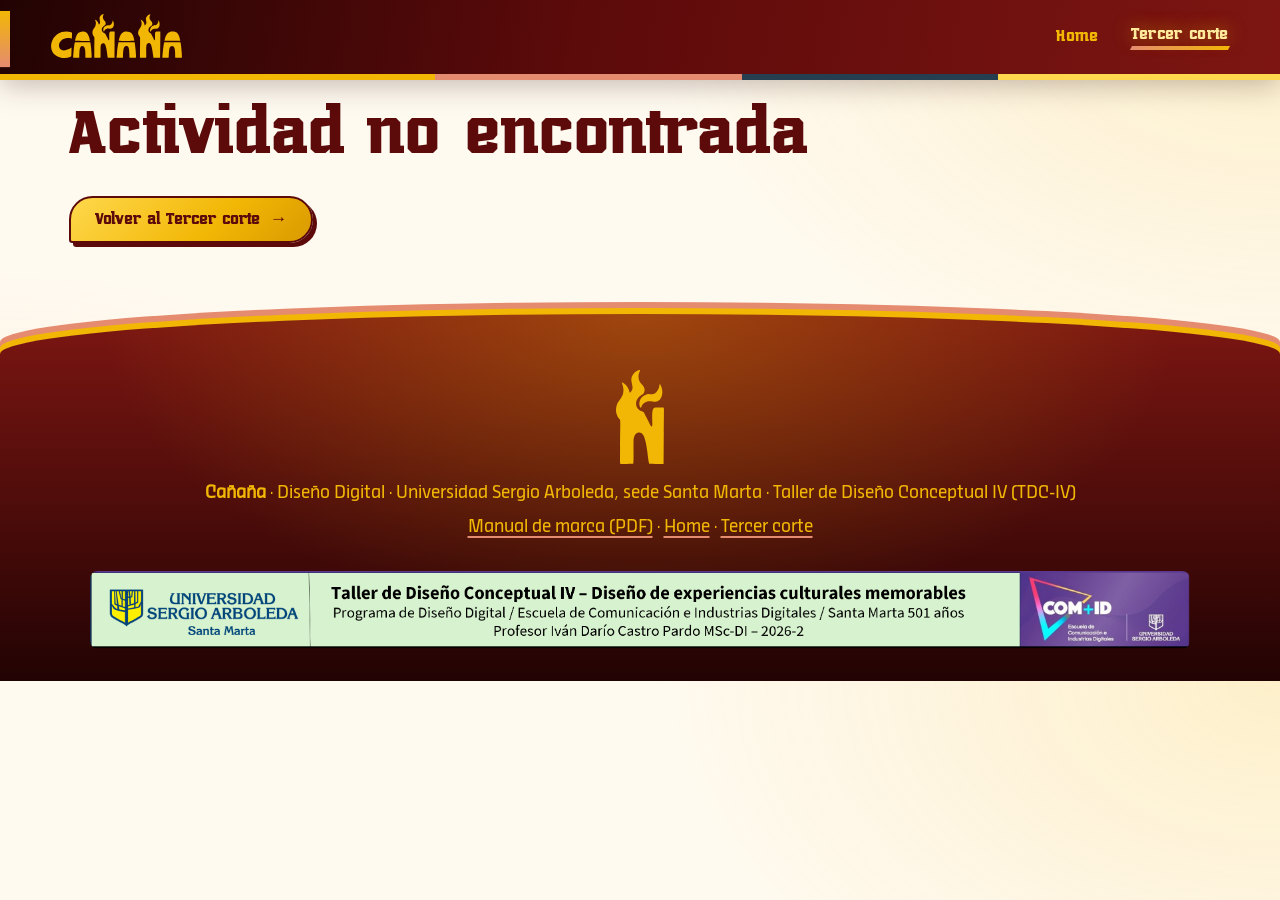
<file: tercer-corte/actividad.html>
<!doctype html><html lang="es"><head><meta charset="utf-8"><meta name="viewport" content="width=device-width,initial-scale=1">
<title>Actividad</title><meta name="description" content="Bitácora digital de Cañaña, agencia de diseño · TDC-IV · USA Santa Marta">
<link rel="stylesheet" href="../css/styles.css"></head>
<body data-root="../" data-page="actividad"><a class="skip sr-only" href="#main">Saltar al contenido</a>
<header id="site-header"></header><main id="main"><noscript>Esta bitácora requiere JavaScript.</noscript></main><footer id="site-footer"></footer>
<script src="../js/data.js"></script><script src="../js/app.js"></script></body></html>
</file>
<file: css/styles.css>
/* Marca: vino #5C0A0A · mostaza #F2B705 · petróleo #263F50 · coral #E58B70 */
@font-face{font-family:Marvin;src:url(../assets/fonts/Marvin-Regular.otf);font-display:swap}
@font-face{font-family:Thicker;src:url(../assets/fonts/Thicker-Regular-trial.ttf);font-display:swap}
:root{--vino:#5C0A0A;--mostaza:#F2B705;--petrol:#263F50;--coral:#E58B70;--ease:cubic-bezier(.2,.8,.2,1)}
*{box-sizing:border-box}html{scroll-behavior:smooth}
body{margin:0;font:1.1rem/1.65 Thicker,system-ui,sans-serif;color:var(--vino);background:#fffaf0;overflow-x:hidden}
h1,h2,h3,h4,.btn,.eyebrow,nav a{font-family:Marvin,Georgia,serif;font-weight:400;line-height:1}
h1{font-size:clamp(2.2rem,6vw,4.5rem);margin:.3em 0}h2{margin:0 0 1.5rem}a{color:inherit}
main{max-width:1180px;margin:auto;padding:0 1.2rem 4rem}body[data-page=home] main{max-width:none;padding:0}
.w{max-width:1180px;margin:auto;padding:0 1.2rem;position:relative;z-index:2}
.sr-only{position:absolute;left:-9999px}.skip:focus{left:1rem;top:1rem;z-index:99;background:var(--mostaza);padding:.5rem}
:focus-visible{outline:3px solid var(--coral);outline-offset:3px}
/* Header y navegación */
header{
  background:var(--vino);color:var(--mostaza);
  display:flex;align-items:center;justify-content:space-between;
  gap:1.5rem;padding:.9rem clamp(1.2rem,4vw,4rem) 1rem;
  position:sticky;top:0;z-index:20;flex-wrap:wrap;
  border-radius:0;border-bottom:4px solid var(--mostaza);
  isolation:isolate;overflow:visible;
  box-shadow:0 8px 24px #5c0a0a18;
  transition:padding .35s var(--ease),box-shadow .35s var(--ease);
}
header::before{
  content:"";position:absolute;z-index:-1;left:0;top:0;bottom:-4px;width:clamp(5px,.8vw,11px);
  background:var(--coral);transform:scaleY(.72);transform-origin:center;
  transition:transform .35s var(--ease),width .35s var(--ease);
}
header::after{
  content:"";position:absolute;z-index:-1;right:clamp(1rem,3vw,3rem);bottom:-4px;
  width:clamp(52px,8vw,112px);height:4px;background:var(--coral);
  transform:skewX(-35deg);transform-origin:right;
}
header:hover{box-shadow:0 12px 30px #5c0a0a24}
header:hover::before{transform:scaleY(1);width:14px}
.logo{position:relative;display:flex;align-items:center;flex-shrink:0}
.logo img{height:44px;max-width:min(26vw,190px);object-fit:contain;display:block;transition:transform .4s var(--ease),filter .4s var(--ease)}
.logo:hover img{transform:translateY(-2px) rotate(-2deg);filter:drop-shadow(3px 3px 0 var(--coral))}
nav{display:flex;align-items:center;gap:clamp(1rem,2.5vw,2.2rem)}
nav a{
  position:relative;text-decoration:none;color:var(--mostaza);padding:.55rem 0;
  background:none;transition:color .25s var(--ease),transform .25s var(--ease);
}
nav a::after{
  content:"";position:absolute;left:0;right:100%;bottom:.1rem;height:3px;
  background:var(--coral);transform:skewX(-28deg);
  transition:right .3s var(--ease);
}
nav a:hover,nav a[aria-current]{color:#fff2bc;background:none;transform:translateY(-2px)}
nav a:hover::after,nav a[aria-current]::after{right:0}
.menu-btn{
  display:none;font:inherit;background:var(--mostaza);color:var(--vino);
  border:0;border-radius:0;padding:.65rem 1rem;position:relative;
  transition:transform .25s var(--ease),background .25s;
}
.menu-btn:hover{background:var(--coral);transform:translateY(-2px)}

/* Botones: la forma muta al pasar el cursor */
.btn{display:inline-flex;gap:.6rem;align-items:center;background:var(--mostaza);color:var(--vino);padding:.8rem 1.5rem;border-radius:99px 99px 99px 14px;text-decoration:none;margin:.4rem .5rem .4rem 0;border:2px solid var(--mostaza);transition:border-radius .4s var(--ease),transform .3s var(--ease),background .3s}
.btn::after{content:"→";transition:transform .3s var(--ease)}.btn:hover{border-radius:14px 99px 99px 99px;transform:translateY(-3px) rotate(-1deg)}.btn:hover::after{transform:translateX(6px)}
.btn.alt{background:var(--coral);border-color:var(--coral)}.btn.ghost{background:none;color:inherit;border-color:currentColor}.btn.off{background:none;border:2px dashed currentColor;opacity:.75}.btn.off::after{content:""}
/* Secciones con divisores orgánicos */
.sec{position:relative;background:var(--bg);padding:8rem 0 6rem}.sec>.wv{position:absolute;left:0;top:-79px;width:100%;height:80px;color:var(--bg);display:block}
.xl{display:block;font:clamp(3.2rem,12vw,9.5rem)/.9 Marvin,serif;letter-spacing:-.01em}.tag{display:block;font:clamp(1rem,2.5vw,1.6rem) Marvin,serif;margin-left:38%;letter-spacing:.3em;text-transform:uppercase}
/* Hero */
.hero{min-height:92vh;color:var(--mostaza);padding:5rem 0 9rem;overflow:hidden}.hero .txt{max-width:56%}.hero-logo{width:min(100%,480px)}
.slogan{font:clamp(2.6rem,8vw,6.5rem)/.92 Marvin,serif;max-width:10ch;margin:1.2rem 0}.slogan em{font-style:normal;color:var(--coral);display:inline-block;transform:rotate(-3deg)}
.lead{font-size:1.25rem;max-width:40ch}.eyebrow{letter-spacing:.25em;text-transform:uppercase;font-size:.85rem}
.sun{position:absolute;right:-8vw;top:10%;width:min(62vw,640px);aspect-ratio:1;background:var(--mostaza);border-radius:58% 42% 50% 50%/48% 55% 45% 52%;transform:translateY(calc(var(--y,0)*-.12px));z-index:1}
.flame{position:absolute;left:20%;bottom:-14%;width:58%;transform:translateY(calc(var(--y,0)*.08px))}
.js .hero .txt>*{animation:up .9s var(--ease) both}.js .hero .txt>:nth-child(2){animation-delay:.1s}.js .hero .txt>:nth-child(3){animation-delay:.2s}.js .hero .txt>:nth-child(4){animation-delay:.3s}
.js .flame{animation:rise 1.2s var(--ease) .2s both}@keyframes up{from{opacity:0;transform:translateY(40px)}}@keyframes rise{from{opacity:0;transform:translateY(80px)}}
/* Concepto */
.mark{position:absolute;right:-8%;top:3%;width:46%;opacity:.07;transform:translateY(calc(var(--y,0)*.05px))}
.cols{display:grid;grid-template-columns:1fr 1fr;gap:0 4rem;margin-top:2rem}.cols p{margin:0}.cols .off{margin-top:5rem;margin-left:2rem}.drop::first-letter{font:4.6rem/.8 Marvin,serif;float:left;margin:.1em .12em 0 0;color:var(--coral)}
/* Propósito */
.why .a{display:block;font:clamp(1.8rem,5vw,3.6rem) Marvin,serif}.why .b{display:block;font:clamp(1rem,3vw,2rem) Marvin,serif;letter-spacing:.38em;text-transform:uppercase;text-align:right;border-bottom:4px solid var(--vino);padding-bottom:.5rem}
.big{font-size:clamp(1.2rem,2.4vw,1.75rem);max-width:58ch;line-height:1.5}.why .big{margin-left:auto;margin-right:6%}
/* Misión, visión y principios */
.blobs{display:grid;grid-template-columns:1fr 1fr;gap:0}.blob{padding:3.5rem 3rem;min-height:260px}.blob h3{font-size:2.4rem;margin:0 0 1rem}
.b1{background:var(--vino);color:var(--mostaza);border-radius:58% 42% 46% 54%/50% 60% 40% 50%;transform:rotate(-2deg);position:relative;z-index:2}
.b2{background:var(--petrol);color:#fff;border-radius:38% 62% 55% 45%/58% 42% 58% 42%;margin:4rem 0 0 -3rem;transform:rotate(1.5deg)}
.sub{font-size:2rem;margin:5rem 0 1.5rem;padding-left:10%}.pebbles{list-style:none;padding:0;display:flex;flex-wrap:wrap;gap:1.2rem;align-items:flex-start}
.pebble{flex:1 1 220px;padding:1.6rem 1.8rem;background:var(--mostaza);border-radius:60% 40% 52% 48%/45% 55% 45% 55%;transition:transform .4s var(--ease),border-radius .5s var(--ease)}.pebble h4{font-size:1.3rem;margin:0 0 .4rem}.pebble p{margin:0}
.pebble:nth-child(2){background:var(--coral);margin-top:2.5rem;border-radius:40% 60% 38% 62%/55% 45% 55% 45%}.pebble:nth-child(3){background:var(--petrol);color:#fff;margin-top:.8rem;border-radius:52% 48% 60% 40%/40% 60% 40% 60%}.pebble:nth-child(4){background:var(--vino);color:var(--mostaza);margin-top:3rem;border-radius:46% 54% 42% 58%/60% 40% 60% 40%}
.pebble:hover{transform:rotate(-2deg) scale(1.04);border-radius:40% 60% 45% 55%/55% 45% 55% 45%}
/* Equipo */
.team{display:grid;grid-template-columns:repeat(auto-fit,minmax(290px,1fr));gap:3rem 2.5rem;margin-top:2rem}.member{position:relative}.m1{margin-top:5rem}.m2{margin-top:1.5rem}
.photo{aspect-ratio:1/1.05;background:var(--mostaza);display:grid;place-items:center;overflow:hidden;border-radius:62% 38% 54% 46%/48% 58% 42% 52%;transition:border-radius .6s var(--ease),transform .5s var(--ease)}
.m1 .photo{border-radius:38% 62% 40% 60%/60% 40% 60% 40%}.m2 .photo{border-radius:50% 50% 30% 70%/60% 40% 60% 40%}.member:hover .photo{border-radius:50%;transform:rotate(-2deg) scale(1.02)}
.photo img{width:100%;height:100%;object-fit:cover}.photo .ph{width:42%;height:auto}.mb{background:var(--vino);color:#fff;padding:2.2rem 1.6rem 1.6rem;margin:-3.5rem 0 0 1.2rem;border-radius:2.5rem 0.8rem 2.5rem 0.8rem;position:relative}.m1 .mb{border-radius:.8rem 2.5rem .8rem 2.5rem;margin:-3.5rem 1.2rem 0 0}
.mb h3{font-size:1.7rem;color:var(--mostaza);margin:0 0 .3rem}.rol{color:var(--coral);text-transform:uppercase;letter-spacing:.12em;font-size:.85rem;margin:0 0 .8rem}.tags{list-style:none;padding:0;display:flex;flex-wrap:wrap;gap:.4rem}.tags li{background:var(--coral);color:var(--vino);border-radius:99px 99px 99px 6px;padding:.1rem .8rem;font-size:.9rem}
/* La bitácora */
.petrol{color:#fff;padding-bottom:7rem}
/* Páginas interiores */
.crumbs{padding:1.2rem 0;font-size:.95rem}.lead+.card,.grid4 .card{background:#fff}.grid4{list-style:none;padding:0;display:grid;grid-template-columns:repeat(auto-fit,minmax(240px,1fr));gap:1.4rem}
.card{border:2px solid var(--vino);padding:1.4rem;border-radius:2rem .6rem 2rem .6rem}.grid4 .card:nth-child(even){border-radius:.6rem 2rem .6rem 2rem;margin-top:1.5rem}
.doc{max-width:760px}.doc img,.gallery img{max-width:100%;border-radius:1.6rem .5rem 1.6rem .5rem}.doc h2{font-size:2rem}figcaption{font-size:.95rem;color:var(--petrol)}
blockquote{font:1.7rem/1.3 Marvin,serif;border-left:10px solid var(--mostaza);margin:2.5rem 0 2.5rem -2rem;padding-left:1.2rem}.gallery{display:grid;grid-template-columns:repeat(auto-fit,minmax(220px,1fr));gap:1rem}.gallery figure:nth-child(even){margin-top:2rem}
footer{background:var(--vino);color:var(--mostaza);text-align:center;padding:3.5rem 1rem 2rem;border-radius:50% 50% 0 0/2.5rem 2.5rem 0 0;position:relative;z-index:3}body[data-page=home] footer{margin-top:-2.5rem}footer p{margin:.3rem}
/* Revelado (solo si JS y sin "reducir movimiento") */
.js .rv{opacity:0;transform:translateY(36px) rotate(.6deg);transition:opacity .8s var(--ease),transform .9s var(--ease)}.js .rv.in{opacity:1;transform:none}
.js .b1.rv.in{transform:rotate(-2deg)}.js .b2.rv.in{transform:rotate(1.5deg)}
@media(max-width:860px){
  header{padding:.8rem 1.1rem .9rem;gap:.8rem}
  .logo img{height:40px;max-width:55vw}
  .hero{min-height:0;padding-bottom:6rem}.hero .txt{max-width:100%}
  .sun{position:relative;right:auto;top:auto;width:78vw;margin:3rem auto -5rem}
  .cols,.blobs{grid-template-columns:1fr}.cols .off{margin:2rem 0 0}
  .b2{margin:-1rem 0 0}.blob{padding:3rem 2rem}.tag{margin-left:0}
  .m1,.m2{margin-top:0}.menu-btn{display:block}
  nav{display:none;width:100%;flex-direction:column;align-items:stretch;gap:.15rem;padding:.7rem 0 .3rem;border-top:1px solid #f2b70555}
  nav.open{display:flex}
  nav a{padding:.8rem .25rem;border-bottom:1px solid #f2b70525}
  nav a::after{bottom:0;right:100%;width:42%}
  nav a:hover::after,nav a[aria-current]::after{right:58%}
  .why .big{margin:0}blockquote{margin-left:0}
}
@media(prefers-reduced-motion:reduce){*{transition:none!important;animation:none!important;scroll-behavior:auto!important}}


/* ==========================================
   CAÑAÑA — MISIÓN Y VISIÓN
   Diseño editorial modular
   Los círculos inferiores se mantienen intactos
   ========================================== */

.blobs {
  display: grid;
  grid-template-columns: 1fr 1fr;
  align-items: stretch;
  gap: 1.5rem;
  max-width: 1180px;
  margin: 1.5rem auto 3rem;
  padding: 0 1.2rem 1rem;
  position: relative;
  isolation: isolate;
}

/* Eliminar la línea que conectaba los círculos */
.blobs::before {
  content: none;
}

/* Paneles rectangulares con composición editorial */
.blob,
.b1,
.b2 {
  width: 100%;
  min-width: 0;
  min-height: 0;
  aspect-ratio: auto;
  margin: 0;
  padding: clamp(2rem, 4vw, 3.5rem);
  display: flex;
  flex-direction: column;
  justify-content: flex-start;
  position: relative;
  overflow: hidden;
  border-radius: 2px;
  transform: none;
  box-shadow: none;
  transition:
    background-color .35s var(--ease),
    color .35s var(--ease),
    transform .35s var(--ease),
    box-shadow .35s var(--ease);
}

/* Misión: vino con acentos mostaza */
.b1 {
  background: var(--vino);
  color: var(--mostaza);
  border-top: 7px solid var(--mostaza);
}

/* Visión: petróleo con acentos coral */
.b2 {
  background: var(--petrol);
  color: #fffaf0;
  border-top: 7px solid var(--coral);
}

/* Folio editorial */
.blob::before {
  content: "CAÑAÑA / PROPÓSITO";
  display: block;
  margin-bottom: 2.5rem;
  font: .78rem/1.3 Marvin, Georgia, serif;
  letter-spacing: .17em;
  opacity: .8;
}

/* Títulos: grandes y separados del cuerpo */
.blob h3 {
  display: flex;
  flex-direction: column;
  align-items: flex-start;
  gap: 1rem;
  font-size: clamp(2.4rem, 4vw, 3.7rem);
  line-height: .95;
  margin: 0 0 1.5rem;
  padding: 0 0 1.2rem;
  border-bottom: 1px solid currentColor;
  letter-spacing: -.02em;
}

/* Número editorial */
.blob h3::before {
  content: "01 /";
  display: block;
  width: auto;
  height: auto;
  flex: none;
  border: 0;
  border-radius: 0;
  font: 1rem Marvin, Georgia, serif;
  letter-spacing: .12em;
  color: var(--coral);
}

.b2 h3::before {
  content: "02 /";
  color: var(--mostaza);
}

/* Texto: nunca se recorta ni se comprime */
.blob p {
  width: 100%;
  max-width: 48ch;
  font-size: clamp(1rem, 1.25vw, 1.12rem);
  line-height: 1.8;
  margin: 0;
  overflow-wrap: break-word;
  hyphens: auto;
}

/* Remate gráfico */
.blob::after {
  content: "";
  display: block;
  width: 4.5rem;
  height: 5px;
  flex: 0 0 auto;
  margin-top: 2rem;
  background: var(--coral);
  transition: width .35s var(--ease);
}

.b2::after {
  background: var(--mostaza);
}

/* Cambio de color al pasar el cursor */
.b1:hover {
  background: var(--mostaza);
  color: var(--vino);
  transform: translateY(-5px);
  box-shadow: 0 16px 35px #5c0a0a20;
}

.b2:hover {
  background: var(--coral);
  color: var(--vino);
  transform: translateY(-5px);
  box-shadow: 0 16px 35px #263f5020;
}

.b1:hover h3::before,
.b2:hover h3::before {
  color: var(--vino);
}

.blob:hover::after {
  width: 7rem;
}

/* Evitar que las animaciones anteriores deformen los paneles */
.js .b1.rv.in,
.js .b2.rv.in {
  transform: none;
}

.js .b1.rv.in:hover,
.js .b2.rv.in:hover {
  transform: translateY(-5px);
}

/* Tablet */
@media (max-width: 860px) {
  .blobs {
    grid-template-columns: 1fr;
    max-width: 680px;
    gap: 1.2rem;
    margin-top: 1rem;
    padding-inline: .5rem;
  }

  .blob,
  .b1,
  .b2 {
    padding: 2.5rem;
  }

  .blob::before {
    margin-bottom: 1.8rem;
  }

  .blob h3 {
    font-size: clamp(2.5rem, 7vw, 3.5rem);
  }
}

/* Móvil */
@media (max-width: 480px) {
  .blobs {
    padding-inline: .2rem;
    gap: 1rem;
  }

  .blob,
  .b1,
  .b2 {
    padding: 2rem 1.5rem;
  }

  .blob::before {
    font-size: .7rem;
    margin-bottom: 1.5rem;
  }

  .blob h3 {
    font-size: 2.5rem;
    margin-bottom: 1.2rem;
  }

  .blob p {
    font-size: 1rem;
    line-height: 1.75;
  }
}

/* Accesibilidad */
@media (prefers-reduced-motion: reduce) {
  .blob,
  .blob::after {
    transition: none !important;
  }

  .b1:hover,
  .b2:hover {
    transform: none;
  }
}


/* ==========================================
   CORRECCIÓN: CUATRO CATEGORÍAS INFERIORES
   No modifica misión ni visión
   ========================================== */

.pebbles {
  display: grid;
  grid-template-columns: repeat(4, minmax(0, 1fr));
  align-items: stretch;
  gap: 1.2rem;
  margin: 1.5rem 0 0;
  padding: 0;
}

/* Formas redondeadas, anchas y equilibradas */
.pebbles .pebble,
.pebbles .pebble:nth-child(2),
.pebbles .pebble:nth-child(3),
.pebbles .pebble:nth-child(4) {
  min-width: 0;
  min-height: 245px;
  margin: 0;
  padding: 2rem 1.5rem;
  display: flex;
  flex-direction: column;
  justify-content: center;
  border-radius: 47% 53% 49% 51% / 48% 46% 54% 52%;
  transition:
    transform .4s var(--ease),
    border-radius .5s var(--ease),
    box-shadow .4s var(--ease);
}

/* Variaciones controladas: misma familia visual */
.pebbles .pebble:nth-child(2) {
  border-radius: 52% 48% 45% 55% / 46% 52% 48% 54%;
  transform: translateY(1rem);
}

.pebbles .pebble:nth-child(3) {
  border-radius: 45% 55% 53% 47% / 53% 45% 55% 47%;
  transform: translateY(-.3rem);
}

.pebbles .pebble:nth-child(4) {
  border-radius: 54% 46% 48% 52% / 49% 54% 46% 51%;
  transform: translateY(.7rem);
}

/* Tipografía y lectura */
.pebbles .pebble h4 {
  font-size: clamp(1.2rem, 1.7vw, 1.5rem);
  line-height: 1.15;
  margin: 0 0 .7rem;
}

.pebbles .pebble p {
  font-size: .98rem;
  line-height: 1.6;
  margin: 0;
}

/* Interacción sutil */
.pebbles .pebble:hover,
.pebbles .pebble:nth-child(2):hover,
.pebbles .pebble:nth-child(3):hover,
.pebbles .pebble:nth-child(4):hover {
  transform: translateY(-5px) rotate(-1deg);
  border-radius: 44% 56% 48% 52% / 50% 46% 54% 50%;
  box-shadow: 0 14px 28px #263f5018;
}

/* Tablet */
@media (max-width: 860px) {
  .pebbles {
    grid-template-columns: repeat(2, minmax(0, 1fr));
    gap: 1rem;
  }

  .pebbles .pebble,
  .pebbles .pebble:nth-child(2),
  .pebbles .pebble:nth-child(3),
  .pebbles .pebble:nth-child(4) {
    min-height: 220px;
    padding: 2rem;
    margin: 0;
  }
}

/* Móvil */
@media (max-width: 480px) {
  .pebbles {
    gap: .8rem;
  }

  .pebbles .pebble,
  .pebbles .pebble:nth-child(2),
  .pebbles .pebble:nth-child(3),
  .pebbles .pebble:nth-child(4) {
    min-height: 190px;
    padding: 1.5rem 1.2rem;
  }

  .pebbles .pebble h4 {
    font-size: 1.15rem;
  }

  .pebbles .pebble p {
    font-size: .9rem;
  }
}

/* ===== Bloques de actividad: tarjetas, línea de tiempo, tipologías, esquema, referencias ===== */
.tj{list-style:none;padding:0;margin:0 0 2rem;display:grid;grid-template-columns:repeat(auto-fit,minmax(210px,1fr));gap:1rem}
.tj li{border:2px solid var(--vino);background:#fff;padding:1rem 1.1rem;border-radius:1.6rem .5rem 1.6rem .5rem}
.tj li:nth-child(even){border-radius:.5rem 1.6rem .5rem 1.6rem}
.tj li:nth-child(4n+1){background:var(--mostaza)}.tj li:nth-child(4n+2){background:var(--coral)}
.tj li:nth-child(4n){background:var(--petrol);color:#fff}
.tj h3{font-size:1.25rem;margin:0 0 .4rem}.tj p{margin:0;font-size:1rem;line-height:1.45}
.tl{list-style:none;margin:0 0 2rem;padding:0 0 0 1.4rem;border-left:6px solid var(--mostaza)}
.tl li{position:relative;padding:0 0 1.3rem 1rem}
.tl li:before{content:"";position:absolute;left:calc(-1.4rem - 12px);top:.15rem;width:18px;height:18px;border-radius:50%;background:var(--vino);border:3px solid #fffaf0}
.tl b{display:inline-block;font:1.1rem Marvin,Georgia,serif;background:var(--vino);color:var(--mostaza);padding:.15rem .7rem;border-radius:99px 99px 99px 6px;margin-bottom:.3rem}
.tl h3{font-size:1.25rem;margin:.2rem 0}.tl p{margin:0;font-size:1rem;line-height:1.45}
.tip{margin:0 0 2rem}
.tip details{border:2px solid var(--vino);background:#fff;border-radius:1.4rem .5rem 1.4rem .5rem;margin:0 0 .8rem;overflow:hidden}
.tip summary{cursor:pointer;list-style:none;display:flex;align-items:center;gap:.7rem;padding:.9rem 1.1rem;font:1.25rem/1.15 Marvin,Georgia,serif}
.tip summary::-webkit-details-marker{display:none}
.tip summary:after{content:"+";margin-left:auto;font-size:1.6rem}.tip details[open] summary:after{content:"–"}
.tip details[open] summary{background:var(--mostaza)}
.tip summary:focus-visible{outline:3px solid var(--petrol);outline-offset:-3px}
.tip .n{flex:none;width:2rem;height:2rem;border-radius:50%;background:var(--vino);color:var(--mostaza);display:grid;place-items:center;font-size:1rem}
.tip .res{margin:0;padding:.8rem 1.1rem 0;font-style:italic}
.tip dl{margin:0;padding:.4rem 1.1rem 1rem}
.tip dt{font:.85rem Marvin,Georgia,serif;letter-spacing:.12em;text-transform:uppercase;color:var(--petrol);margin-top:.8rem}
.tip dd{margin:.15rem 0 0;font-size:1rem;line-height:1.5}
.dg{margin:1.5rem 0}.dg svg{display:block;width:100%;max-width:460px;height:auto;margin:auto}.dg figcaption{text-align:center;margin-top:.6rem}
.refs{padding-left:1.4rem;font-size:.95rem;line-height:1.5}.refs li{margin-bottom:.7rem;overflow-wrap:anywhere;padding-left:.2rem}


/* ===== ACTIVIDAD EDITORIAL (BETA): js/editorial.js ===== */
body.ed main{max-width:none;padding:0}
.ed-prog{position:absolute;left:0;right:0;bottom:-3px;height:5px;pointer-events:none}.ed-prog i{display:block;height:100%;background:var(--coral);transform:scaleX(0);transform-origin:left}
.ed-hero{position:relative;background:var(--vino);color:#fffaf0;overflow:hidden;padding:clamp(2rem,6vw,5rem) max(1.2rem,calc((100% - 1180px)/2)) clamp(2.5rem,6vw,5rem)}
.ed-arcs{position:absolute;right:-8%;bottom:-8%;width:min(80vw,760px);opacity:.28;pointer-events:none}
.ed-hero-in{position:relative;display:grid;grid-template-columns:1.1fr .9fr;gap:clamp(1.5rem,4vw,4rem);align-items:end}
.ed-eye{font:.95rem Marvin,Georgia,serif;letter-spacing:.18em;text-transform:uppercase;color:var(--coral);margin:0 0 1rem}
.ed-mega{display:block;font:400 clamp(5.5rem,24vw,18rem)/.78 Marvin,Georgia,serif;color:var(--mostaza);letter-spacing:-.02em;margin-left:-.04em}
.ed-lema{font:clamp(1.5rem,3.4vw,2.6rem)/1.1 Marvin,Georgia,serif;margin:1.4rem 0 .8rem;max-width:20ch}
.ed-sub{max-width:44ch;margin:0 0 1.6rem;opacity:.9}
.ed-go{display:inline-block;font:1.15rem Marvin,Georgia,serif;color:var(--vino);background:var(--mostaza);padding:.8rem 1.4rem;border-radius:99px 99px 99px 8px;text-decoration:none;transition:transform .3s var(--ease)}.ed-go:hover{transform:translateY(4px)}
.ed-nav{position:sticky;top:var(--hh,0px);z-index:15;background:#fffaf0;border-bottom:2px solid var(--vino)}
.ed-nav ol{list-style:none;margin:0;padding:0 max(.6rem,calc((100% - 1180px)/2));display:flex;overflow-x:auto;scrollbar-width:none}
.ed-nav a{color:var(--vino);display:flex;gap:.5rem;align-items:baseline;white-space:nowrap;text-decoration:none;padding:.85rem 1rem;font:1rem Marvin,Georgia,serif;border-bottom:4px solid transparent}
.ed-nav a span{color:var(--coral);font-size:.8rem}.ed-nav a:hover{background:#fdf0c7}.ed-nav a[aria-current]{border-bottom-color:var(--vino);background:var(--mostaza)}
.ed-nav a:focus-visible,.ed-tabs button:focus-visible,.ed-tt button:focus-visible,.ed-btn:focus-visible,.ed-go:focus-visible,.ed-tl:focus-visible,.ed-tablewrap:focus-visible{outline:3px solid var(--coral);outline-offset:2px}
.ed-sec{scroll-margin-top:calc(var(--hh,0px) + 3rem);padding:clamp(3rem,8vw,7rem) max(1.2rem,calc((100% - 1180px)/2))}
.ed-dark{background:var(--petrol);color:#fffaf0}.ed-tint{background:#fdf0c7}.ed-end{background:var(--mostaza)}
.ed-h{display:flex;align-items:flex-end;gap:clamp(.8rem,3vw,2rem);margin-bottom:clamp(1.5rem,4vw,3rem)}
.ed-num{font:400 clamp(4.5rem,13vw,10rem)/.8 Marvin,Georgia,serif;color:transparent;-webkit-text-stroke:2px var(--vino)}.ed-dark .ed-num{-webkit-text-stroke-color:var(--mostaza)}
.ed-k{font:.85rem Marvin,Georgia,serif;letter-spacing:.2em;text-transform:uppercase;margin:0 0 .5rem;color:var(--petrol)}.ed-dark .ed-k{color:var(--mostaza)}
.ed-h h2{font-size:clamp(2.2rem,6vw,4.6rem);margin:0}
.ed-h3{font-size:clamp(1.5rem,3vw,2.1rem);margin:clamp(2rem,5vw,3.5rem) 0 1rem}
.ed-big{font-size:clamp(1.05rem,1.5vw,1.25rem);line-height:1.7;max-width:70ch;margin:0 0 0 auto}.ed-lead{font-size:clamp(1.1rem,1.7vw,1.35rem);line-height:1.6;margin:0}
.ed-wide{margin:clamp(2rem,5vw,3.5rem) 0}.ed-note{font-style:italic;margin:0 0 1.5rem;opacity:.85}
.ed-ficha{display:grid;grid-template-columns:repeat(auto-fit,minmax(240px,1fr));gap:1.5rem 2rem;margin:0}
.ed-ficha div{border-top:3px solid var(--vino);padding-top:.6rem}.ed-ficha dt,.ed-ln dt,.ed-spec dt{font:.8rem Marvin,Georgia,serif;letter-spacing:.16em;text-transform:uppercase;color:var(--petrol)}
.ed-ficha dd,.ed-ln dd,.ed-spec dd{margin:.2rem 0 0}.ed-dark .ed-ln dt{color:var(--mostaza)}
/* Espacios de imagen */
.slot{margin:0}.slot .fr{position:relative;aspect-ratio:var(--r);overflow:hidden;border:2px solid var(--vino);background:#f6ead2}
.slot .ph{position:absolute;inset:0;display:flex;flex-direction:column;justify-content:flex-end;gap:.15rem;padding:1rem;background:repeating-linear-gradient(135deg,transparent 0 14px,rgba(92,10,10,.07) 14px 15px)}
.slot .ph:before,.slot .ph:after{content:"";position:absolute;width:22px;height:22px;border:3px solid var(--coral)}.slot .ph:before{top:10px;left:10px;border-right:0;border-bottom:0}.slot .ph:after{top:10px;right:10px;border-left:0;border-bottom:0}
.slot .ph i{font:1.2rem Marvin,Georgia,serif;font-style:normal;color:var(--vino)}.slot .ph b{font:.8rem Marvin,Georgia,serif;letter-spacing:.14em;text-transform:uppercase;font-weight:400;color:var(--petrol)}.slot .ph code{font-size:.85rem;word-break:break-all}.slot .ph small{opacity:.75}
.slot img{position:absolute;inset:0;width:100%;height:100%;object-fit:cover;object-position:center;border-radius:0;max-width:none}
.slot.on-dark .fr{border-color:var(--mostaza);background:rgba(255,255,255,.06)}.slot.on-dark .ph i,.slot.on-dark .ph b,.slot.on-dark .ph code{color:#fffaf0}.slot.on-dark .ph{background:repeating-linear-gradient(135deg,transparent 0 14px,rgba(255,250,240,.08) 14px 15px)}
.slot.arch .fr{border-radius:999px 999px 0 0}.slot.arch .ph{align-items:center;text-align:center;padding-bottom:2rem}.slot.arch .ph:before,.slot.arch .ph:after{display:none}
.slot.blob .fr{border-radius:3rem .6rem 3rem .6rem}
/* Producto */
.ed-stage{display:grid;grid-template-columns:minmax(260px,360px) 1fr;gap:clamp(1.5rem,4vw,3.5rem);align-items:start}
.plan{width:100%;height:auto;display:block}.plan .hall{fill:none;stroke:rgba(255,250,240,.45);stroke-dasharray:6 6}.plan .mem{fill:rgba(242,183,5,.18);stroke:var(--mostaza)}
.plan .arch{stroke:var(--mostaza);stroke-width:7;stroke-linecap:round}.plan .pa{stroke:#fffaf0;stroke-width:2;fill:none}.plan .dash{stroke-dasharray:4 7;opacity:.6}
.plan .pl{fill:#fffaf0;font:12px Marvin,Georgia,serif;letter-spacing:.2em}.plan .st{cursor:pointer}.plan .st circle{fill:var(--petrol);stroke:var(--mostaza);stroke-width:3;transition:fill .25s}
.plan .st .sn{fill:var(--mostaza);font:20px Marvin,Georgia,serif}.plan .sl{fill:#fffaf0;font:15px Marvin,Georgia,serif;letter-spacing:.08em}
.plan .st:hover circle,.plan .st.on circle{fill:var(--mostaza)}.plan .st:hover .sn,.plan .st.on .sn{fill:var(--vino)}
.ed-tabs{display:flex;flex-wrap:wrap;gap:.5rem;margin-bottom:1.2rem}
.ed-tabs button{display:flex;gap:.5rem;align-items:center;font:1.1rem Marvin,Georgia,serif;color:#fffaf0;background:transparent;border:2px solid #fffaf0;border-radius:99px 99px 99px 8px;padding:.5rem 1rem;cursor:pointer;transition:background .25s,color .25s}
.ed-tabs button span{color:var(--mostaza)}.ed-tabs button:hover{background:rgba(255,250,240,.15)}.ed-tabs button[aria-selected=true]{background:var(--mostaza);color:var(--vino);border-color:var(--mostaza)}.ed-tabs button[aria-selected=true] span{color:var(--vino)}
.ed-ln{margin:1.2rem 0 0}.ed-ln dt{margin-top:.9rem}
.ed-rail{list-style:none;margin:0;padding:0;display:grid;grid-template-columns:repeat(auto-fit,minmax(160px,1fr));gap:1.5rem}
.ed-rail li{border-top:3px solid var(--mostaza);padding-top:.8rem}.ed-rail.pr li{border-color:var(--vino)}
.ed-rail span{display:inline-grid;place-items:center;width:2rem;height:2rem;border-radius:50%;background:var(--mostaza);color:var(--vino);font:1rem Marvin,Georgia,serif}.ed-rail.pr span{background:var(--vino);color:var(--mostaza)}
.ed-rail b{display:block;font:1.25rem/1.1 Marvin,Georgia,serif;font-weight:400;margin:.6rem 0 .3rem}.ed-rail p{margin:0;font-size:1rem;line-height:1.45}
.ed-split{display:grid;grid-template-columns:1fr 1fr;gap:clamp(1.5rem,4vw,4rem);align-items:start;margin-top:clamp(1.5rem,4vw,3rem)}.ed-split.rev>.slot{order:-1}
.ed-list,.ed-steps{list-style:none;margin:0;padding:0}.ed-list li,.ed-steps li{display:grid;gap:.1rem;padding:.8rem 0;border-bottom:1px solid currentColor}
.ed-list b,.ed-steps b,.ed-terms b,.ed-cols3 b,.ed-grid6 b{font:1.25rem/1.1 Marvin,Georgia,serif;font-weight:400}
.ed-cols3{display:grid;grid-template-columns:repeat(auto-fit,minmax(220px,1fr));gap:1.5rem}.ed-cols3 div{border-top:3px solid var(--mostaza);padding-top:.7rem}.ed-cols3 p{margin:.3rem 0 0}
.ed-terms{list-style:none;margin:0;padding:0}.ed-terms li{display:grid;gap:.1rem;padding:.7rem 0;border-bottom:1px solid var(--vino);transition:padding-left .3s var(--ease)}.ed-terms li:hover{padding-left:.8rem;background:#fdf0c7}
.ed-tl{display:flex;gap:1.5rem;overflow-x:auto;scroll-snap-type:x mandatory;padding-bottom:1rem}
.ed-tl article{flex:0 0 min(270px,78vw);scroll-snap-align:start;border-left:3px solid var(--vino);padding-left:1rem}
.ed-tl b{display:block;font:400 clamp(3rem,6vw,4.4rem)/.9 Marvin,Georgia,serif;color:transparent;-webkit-text-stroke:2px var(--vino)}.ed-tl h4{font-size:1.3rem;margin:.6rem 0 .3rem}.ed-tl p{margin:0;font-size:1rem;line-height:1.45}
.ed-band{background:var(--vino);color:var(--mostaza);padding:clamp(1.5rem,4vw,3rem);margin-top:clamp(2.5rem,6vw,4.5rem);border-radius:3rem .6rem 3rem .6rem}.ed-band .ed-k{color:var(--coral)}
.ed-band ul{list-style:none;margin:0;padding:0;display:flex;flex-wrap:wrap;gap:.4rem 1.6rem}.ed-band li{font:clamp(1.5rem,3.6vw,2.8rem)/1.15 Marvin,Georgia,serif;transition:color .25s}.ed-band li:hover{color:#fffaf0}.ed-band li:not(:last-child):after{content:" /";color:var(--coral)}
.ed-steps li{counter-increment:s;grid-template-columns:2.2rem 1fr}.ed-steps li:before{content:counter(s);grid-row:1/3;font:1.4rem Marvin,Georgia,serif;color:var(--coral)}.ed-steps{counter-reset:s}
.ed-grid6{display:grid;grid-template-columns:repeat(auto-fit,minmax(240px,1fr));gap:1.8rem 2rem}.ed-grid6 div{border-top:3px solid var(--vino);padding-top:.5rem}
.ed-grid6 span{display:block;font:400 3rem/1 Marvin,Georgia,serif;color:transparent;-webkit-text-stroke:2px var(--coral)}.ed-grid6 p{margin:.3rem 0 0;font-size:1rem;line-height:1.45}
.ed-chips{list-style:none;margin:0;padding:0;display:flex;flex-wrap:wrap;gap:.6rem}.ed-chips li{border:2px solid var(--vino);border-radius:99px 99px 99px 8px;padding:.35rem 1.1rem;font:1.1rem Marvin,Georgia,serif;transition:background .25s}.ed-chips li:hover{background:var(--mostaza)}
.ed-shift{display:grid;grid-template-columns:repeat(auto-fit,minmax(260px,1fr));gap:1.5rem 2rem}.ed-shift div{border-top:3px solid var(--vino);padding-top:.6rem}.ed-shift p{margin:0;font:clamp(1.3rem,2.4vw,1.8rem)/1.1 Marvin,Georgia,serif}.ed-shift s{opacity:.55}.ed-shift b{font-weight:400;color:var(--vino)}.ed-shift small{display:block;margin-top:.4rem;font-size:1rem;line-height:1.45}
.ed-fund{list-style:none;margin:2rem 0;padding:0;display:flex;flex-wrap:wrap;gap:.6rem 1.4rem;border-block:2px solid var(--vino);padding:1rem 0}.ed-fund li{display:flex;gap:.5rem;align-items:center;font:1.1rem Marvin,Georgia,serif}.ed-fund span{display:grid;place-items:center;width:1.7rem;height:1.7rem;border-radius:50%;background:var(--vino);color:var(--mostaza);font-size:.9rem}
.ed-types{display:grid;grid-template-columns:minmax(220px,300px) 1fr;gap:clamp(1.5rem,4vw,3rem);align-items:start}
.ed-tt{display:flex;flex-direction:column;gap:.4rem;position:sticky;top:calc(var(--hh,0px) + 4rem)}
.ed-tt button{display:flex;gap:.7rem;align-items:center;text-align:left;font:1.1rem/1.1 Marvin,Georgia,serif;color:var(--vino);background:transparent;border:2px solid var(--vino);border-radius:1rem .4rem 1rem .4rem;padding:.7rem .9rem;cursor:pointer;transition:background .25s,transform .25s}
.ed-tt button span{flex:none;display:grid;place-items:center;width:1.8rem;height:1.8rem;border-radius:50%;background:var(--vino);color:var(--mostaza);font-size:.9rem}.ed-tt button:hover{background:#fdf0c7}.ed-tt button[aria-selected=true]{background:var(--mostaza);transform:translateX(6px)}
.ed-tp article[hidden]{display:none}.ed-tp .gl{width:110px;height:auto;float:right;margin:0 0 .5rem 1rem}.ed-tp h3{font-size:clamp(1.7rem,3.4vw,2.6rem);margin:0 0 .5rem}.ed-res{font-style:italic;margin:0 0 1.2rem}
.ed-spec{display:grid;grid-template-columns:1fr 1fr;gap:1.2rem 1.6rem;margin:1.5rem 0 0}.ed-spec>div{border-top:2px solid var(--vino);padding-top:.5rem}.ed-spec .pos{border-top-color:var(--petrol);border-top-width:5px}.ed-spec .neg{border-top-color:var(--coral);border-top-width:5px}
.ed-tablewrap{overflow-x:auto}.ed-cmp{width:100%;border-collapse:collapse;min-width:560px}.ed-cmp th,.ed-cmp td{padding:.7rem .6rem;border-bottom:1px solid var(--vino);text-align:left}.ed-cmp thead th{font:.85rem Marvin,Georgia,serif;letter-spacing:.14em;text-transform:uppercase;border-bottom:3px solid var(--vino)}.ed-cmp tbody th{font:1.05rem Marvin,Georgia,serif;font-weight:400}
.dots{letter-spacing:.15em;color:var(--vino)}.dots s{text-decoration:none;color:rgba(92,10,10,.2)}
.ed-apply{background:var(--vino);color:#fffaf0;padding:clamp(1.5rem,4vw,3rem);margin-top:clamp(2.5rem,6vw,4rem);display:grid;gap:1.5rem;border-radius:.6rem 3rem .6rem 3rem}.ed-apply .ed-k{color:var(--mostaza);margin:0}.ed-apply .ed-big{margin:0}
.ed-statement{font:clamp(1.8rem,4vw,3.2rem)/1.1 Marvin,Georgia,serif;margin:0 0 1.6rem}
.ed-btn{display:inline-flex;gap:.8rem;align-items:center;font:1.2rem Marvin,Georgia,serif;background:var(--vino);color:var(--mostaza);padding:1rem 1.5rem;border-radius:99px 99px 99px 8px;text-decoration:none;transition:transform .3s var(--ease),background .3s}.ed-btn:hover{transform:translateY(-4px);background:var(--petrol)}.ed-btn span{font-size:.85rem;border:1px solid currentColor;border-radius:99px;padding:.1rem .5rem}
.ed-end .pager{margin-top:3rem}
.edjs .ed-rv{opacity:0;transform:translateY(28px);transition:opacity .7s var(--ease),transform .8s var(--ease)}.edjs .ed-rv.in{opacity:1;transform:none}
@media(max-width:860px){
 .ed-hero-in,.ed-split,.ed-stage,.ed-types{grid-template-columns:1fr}
.ed-mega{font-size:clamp(5rem,34vw,10rem)}
 .ed-split.rev>.slot{order:0}.ed-big{margin:0}
 .ed-tt{position:static;flex-direction:row;overflow-x:auto;padding-bottom:.4rem}.ed-tt button{flex:none}.ed-tt button[aria-selected=true]{transform:none}
 .ed-spec{grid-template-columns:1fr}.ed-planbox{max-width:320px;margin:auto}.ed-num{-webkit-text-stroke-width:1.5px}
}
@media(prefers-reduced-motion:reduce){.edjs .ed-rv{opacity:1;transform:none}}

/* Tipografía segura (la fuente Thicker de prueba no tiene todos los símbolos) y pie de página integrado */
body.ed,body.ed footer{font-family:system-ui,-apple-system,"Segoe UI",Roboto,"Helvetica Neue",Arial,sans-serif}
.ed-go span,.ed-btn span,.dots,.ed-shift span,.ed-fund span,.ed-nav a span,.ed-tabs button span,.ed-tt button span,.ed-rail span{font-family:system-ui,"Segoe UI",Arial,sans-serif}
body.ed footer{margin-top:-2.5rem}
.ed-end{padding-bottom:calc(clamp(3rem,8vw,7rem) + 3rem)}
@media(max-width:860px){body.ed #site-header{position:sticky}}

/* Encabezado principal: se oculta al bajar y reaparece al subir (solo en la actividad) */
body.ed #site-header{transition:transform .35s var(--ease),padding .35s var(--ease),box-shadow .35s var(--ease)}
body.ed #site-header.hd-hide{transform:translateY(-100%);box-shadow:none}
.ed-nav{transition:top .35s var(--ease)}

/* Pies de foto (Nota. Figura x. Nombre. Tomado de: fuente (año)) */
.slot .cap{font:.82rem/1.4 system-ui,"Segoe UI",Arial,sans-serif;margin-top:.5rem;color:var(--petrol);text-align:left}.slot .cap b{font-weight:700}.slot .cap a{color:inherit;overflow-wrap:anywhere}
.slot .cap.pend{opacity:.6}
.slot.on-dark .cap,.ed-hero .slot .cap{color:#fffaf0}.ed-end .slot .cap{color:var(--vino)}

/* Banner de la materia en el footer */
.foot-banner{display:block;width:min(100%,1100px);height:auto;margin:1.8rem auto 0;border-radius:.5rem}
@media(max-width:860px){.foot-banner{margin-top:1.4rem;border-radius:.3rem}}


/* ===== TERCER CORTE: listado de actividades (rediseño) ===== */
body[data-page=indice] main{max-width:1240px;overflow-x:clip}
.tc-hero{position:relative;overflow:hidden;background:var(--vino);color:var(--mostaza);border-radius:2.5rem .8rem 2.5rem .8rem;padding:clamp(2rem,6vw,4.5rem) clamp(1.3rem,5vw,4rem) clamp(2rem,5vw,3.2rem)}
.tc-hero>*{position:relative;z-index:2}
.tc-hero .eyebrow{color:var(--coral);margin:0 0 1rem}
.tc-hero h1{margin:0;font-size:clamp(4.2rem,14vw,10rem);line-height:.8;letter-spacing:-.02em}
.tc-hero h1 span{display:block}.tc-hero h1 span+span{color:var(--coral);margin-left:clamp(1rem,8vw,7rem)}
.tc-hero .lead{margin:1.6rem 0 0;color:#fffaf0}
.tc-sun{position:absolute!important;z-index:1!important;right:-8%;top:-26%;width:min(40vw,440px);aspect-ratio:1;background:var(--mostaza);border-radius:58% 42% 50% 50%/48% 55% 45% 52%;opacity:.95;animation:tcspin 40s linear infinite}
.tc-arcs{position:absolute!important;z-index:1!important;right:3%;bottom:-6%;width:min(34vw,360px);color:var(--coral);opacity:.9}
@keyframes tcspin{to{transform:rotate(360deg)}}
.tc-stats{list-style:none;margin:1.6rem 0 0;padding:0;display:flex;flex-wrap:wrap;gap:.7rem;align-items:center}
.tc-stats li{display:flex;gap:.5rem;align-items:baseline;border:2px solid var(--mostaza);border-radius:99px 99px 99px 8px;padding:.35rem 1.1rem;font:1.1rem Marvin,Georgia,serif;background:var(--vino)}
.tc-stats b{font-weight:400;font-size:1.6rem;color:var(--coral)}
.tc-q input{font:1.05rem system-ui,sans-serif;color:var(--mostaza);background:transparent;border:0;outline:0;min-width:11rem;padding:.2rem 0}
.tc-q input::placeholder{color:var(--mostaza);opacity:.7}.tc-stats li:focus-within{outline:3px solid var(--coral);outline-offset:3px}
.tc-marq{overflow:hidden;background:var(--mostaza);color:var(--vino);border-block:3px solid var(--vino);margin:2.2rem -3vw 0;transform:rotate(-1.2deg);position:relative;z-index:3}
.tc-marq div{display:flex;width:max-content;animation:tcm 40s linear infinite}
.tc-marq span{font:clamp(1.3rem,3vw,2rem) Marvin,Georgia,serif;padding:.6rem 0;white-space:nowrap;text-transform:uppercase;letter-spacing:.06em}
.tc-marq span:after{content:"";display:inline-block;width:.55em;height:.55em;border-radius:50%;background:var(--coral);margin:0 1.6rem}
@keyframes tcm{to{transform:translateX(-50%)}}
.tc-list{list-style:none;margin:3rem 0 0;padding:0 .5rem .5rem 0;display:grid;grid-template-columns:repeat(auto-fit,minmax(min(100%,300px),1fr));gap:2.4rem 2rem;align-items:start}
.tc-list>li:nth-child(3n+2){margin-top:2.5rem}.tc-list>li:nth-child(3n){margin-top:1rem}
.tc-card{position:relative;display:flex;flex-direction:column;background:var(--bg);color:var(--fg);border-radius:2.2rem .6rem 2.2rem .6rem;overflow:hidden;box-shadow:8px 8px 0 var(--sh);transition:transform .45s var(--ease),box-shadow .45s var(--ease),border-radius .6s var(--ease)}
.tc-card:hover{transform:translate(-4px,-6px) rotate(-.5deg);box-shadow:14px 16px 0 var(--sh);border-radius:.6rem 2.2rem .6rem 2.2rem}
.tc-card:focus-within{outline:3px solid var(--coral);outline-offset:5px}
.tc-art{position:relative;aspect-ratio:400/240;overflow:hidden;border-bottom:3px solid var(--fg)}
.tc-art svg{display:block;width:100%;height:100%}
.tc-art:after{content:"";position:absolute;inset:0;background:radial-gradient(circle 160px at var(--mx,50%) var(--my,30%),rgba(255,255,255,.28),transparent 70%);opacity:0;transition:opacity .3s;pointer-events:none}
.tc-card:hover .tc-art:after{opacity:1}
.tc-art .g,.tc-art .f{transform-box:fill-box;transform-origin:center}
.tc-art .g{transition:transform .8s var(--ease)}.tc-card:hover .tc-art .g{transform:rotate(-4deg) scale(1.07)}
.tc-art .f{animation:tcf 6s ease-in-out infinite}@keyframes tcf{50%{transform:translateY(-9px)}}
.tc-n{position:absolute;left:1rem;bottom:.2rem;font:400 clamp(3.6rem,8vw,5.4rem)/1 Marvin,Georgia,serif;color:transparent;-webkit-text-stroke:2px var(--fg)}
.tc-body{display:flex;flex-direction:column;gap:.7rem;padding:1.3rem 1.5rem 1.7rem;flex:1}
.tc-meta{margin:0;font:.85rem Marvin,Georgia,serif;letter-spacing:.18em;text-transform:uppercase;opacity:.85}
.tc-demo{background:var(--fg);color:var(--bg);padding:.05rem .6rem;border-radius:99px;font-weight:400;letter-spacing:.1em}
.tc-card h2{font-size:clamp(1.55rem,2.5vw,2.1rem);line-height:1.05;margin:0}.tc-card h2 a{text-decoration:none}
.tc-card h2 a:after{content:"";position:absolute;inset:0;z-index:2}
.tc-res{margin:0;font-size:1rem;line-height:1.5;display:-webkit-box;-webkit-line-clamp:4;-webkit-box-orient:vertical;overflow:hidden}
.tc-res:empty{display:none}
.tc-go{margin-top:auto;align-self:flex-start;display:inline-flex;gap:.6rem;align-items:center;font:1.05rem Marvin,Georgia,serif;background:var(--fg);color:var(--bg);padding:.6rem 1.2rem;border-radius:99px 99px 99px 8px;transition:border-radius .4s var(--ease),gap .3s var(--ease)}
.tc-go:after{content:"→"}.tc-card:hover .tc-go{border-radius:8px 99px 99px 99px;gap:1rem}
.tc-none{margin-top:2rem}
@media(max-width:700px){.tc-list>li:nth-child(n){margin-top:0}.tc-marq{margin-inline:-1.4rem}.tc-sun{top:-8%;right:-30%}.tc-arcs{opacity:.5}}


/* ===== PROCESOS DE CO-CREACIÓN (prefijo .cc-) · no altera otras páginas ===== */
body.cc main{max-width:none;padding:0}
body.cc,body.cc footer{font-family:system-ui,-apple-system,"Segoe UI",Roboto,Arial,sans-serif}
body.cc{--n1:#7B3FE4;--n2:#2F6BFF;--n3:#E8FF2E}
.cc-sec{padding:clamp(3rem,8vw,6rem) clamp(1.2rem,5vw,4rem);max-width:1240px;margin:auto;position:relative}
.cc-dark,.cc-tint,.cc-neon{max-width:none}
.cc-dark>*,.cc-tint>*,.cc-neon>*{max-width:1180px;margin-left:auto;margin-right:auto}
.cc-dark{background:var(--vino);color:#fff2d6}.cc-dark h2,.cc-dark h3,.cc-dark h4{color:var(--mostaza)}
.cc-tint{background:#f6e7c8}
.cc-neon{background:#1a0f3a;color:#f1ecff}.cc-neon h2,.cc-neon h3{color:var(--n3)}
.cc-hero{background:var(--vino);color:var(--mostaza);position:relative;overflow:hidden;padding:clamp(2.5rem,7vw,5rem) clamp(1.2rem,5vw,4rem) 0}
.cc-blob{position:absolute;right:-12%;top:-30%;width:70vmin;height:70vmin;border-radius:50%;background:radial-gradient(circle,var(--coral),transparent 68%);opacity:.5;pointer-events:none}
.cc-hero-in{max-width:1180px;margin:auto;display:grid;grid-template-columns:1.3fr .8fr;gap:clamp(1.5rem,4vw,3rem);align-items:center;position:relative}
.cc-eye,.cc-k{font:.85rem/1.2 Marvin,Georgia,serif;letter-spacing:.14em;text-transform:uppercase;margin:0 0 .8rem;color:var(--coral)}
.cc-mega{display:block;font:clamp(2.4rem,8.5vw,6.6rem)/.92 Marvin,Georgia,serif;color:#fff2d6}.cc-mega.y{color:var(--mostaza);transform:translateX(clamp(0px,3vw,2.5rem))}
.cc-hero h1{margin:0 0 1.2rem}
.cc-lema{font:clamp(1.2rem,2.4vw,1.7rem)/1.3 Marvin,Georgia,serif;margin:0 0 .6rem;color:#fff2d6}.cc-sub{margin:0 0 1.5rem;opacity:.85;max-width:34rem}
.cc-go{display:inline-flex;gap:.6rem;background:var(--mostaza);color:var(--vino);padding:.8rem 1.4rem;border-radius:99px 99px 99px 14px;text-decoration:none;font:1.05rem Marvin,Georgia,serif;transition:transform .25s var(--ease),background .25s}.cc-go:hover{transform:translateY(-3px) rotate(-1deg);background:var(--coral)}
.cc-cifras{list-style:none;display:grid;grid-template-columns:repeat(4,1fr);gap:1px;margin:clamp(2rem,5vw,3.5rem) auto 0;padding:0;max-width:1180px;background:#f2b70540}
.cc-cifras li{background:var(--vino);padding:1.1rem 1rem 1.4rem;display:flex;flex-direction:column;gap:.3rem}.cc-cifras b{font:clamp(2rem,5vw,3.4rem)/1 Marvin,Georgia,serif;color:var(--mostaza)}.cc-cifras span{font-size:.9rem;color:#fff2d6;line-height:1.3}
/* Espacios de imagen */
.cc-slot{margin:0}.cc-fr{position:relative;aspect-ratio:var(--r);background:repeating-linear-gradient(135deg,#f2b70518 0 12px,transparent 12px 24px),#00000022;border:2px dashed var(--mostaza);border-radius:18px 18px 18px 4px;overflow:hidden}
.cc-fr img{position:absolute;inset:0;width:100%;height:100%;object-fit:cover}.cc-ph{position:absolute;inset:0;display:flex;flex-direction:column;align-items:center;justify-content:center;gap:.25rem;text-align:center;padding:1rem;font-size:.8rem;color:inherit}
.cc-ph i{font:.8rem Marvin,serif;opacity:.7}.cc-ph b{font:1.05rem Marvin,Georgia,serif}.cc-ph code{font-size:.7rem;background:#0003;padding:.1rem .4rem;border-radius:4px;word-break:break-all}.cc-ph small{opacity:.75}
.cc-slot figcaption{font-size:.8rem;margin-top:.5rem;opacity:.8}.cc-arch .cc-fr{border-radius:999px 999px 18px 18px;border-color:var(--coral)}
.cc-hero .cc-ph{color:var(--mostaza)}.cc-sm{max-width:230px}
.cc-fr:has(img[style*="none"]) img{display:none}
/* Navegación */
.cc-nav{position:sticky;top:0;z-index:15;background:#fffaf0ee;backdrop-filter:blur(8px);border-bottom:2px solid var(--vino);overflow-x:auto}
body.cc #site-header{position:relative}
.cc-prog{height:4px;background:#5c0a0a22}.cc-prog i{display:block;height:100%;background:var(--coral);transform:scaleX(0);transform-origin:left}
.cc-nav ol{display:flex;gap:.3rem;list-style:none;margin:0;padding:.3rem clamp(.8rem,3vw,2rem);min-width:max-content;justify-content:center}
.cc-nav a{display:flex;gap:.4rem;align-items:center;text-decoration:none;font:.9rem Marvin,Georgia,serif;padding:.5rem .8rem;border-radius:99px;color:var(--vino);transition:background .2s}.cc-nav a span{font-size:.7rem;opacity:.6}.cc-nav a:hover,.cc-nav a.on{background:var(--mostaza)}
/* Títulos */
.cc-h{display:flex;gap:1.2rem;align-items:flex-end;margin-bottom:2rem}.cc-num{font:clamp(3.5rem,11vw,8rem)/.8 Marvin,Georgia,serif;color:var(--mostaza);-webkit-text-stroke:2px var(--vino);paint-order:stroke}.cc-dark .cc-num,.cc-neon .cc-num{-webkit-text-stroke:0;opacity:.5}
.cc-h h2{font-size:clamp(1.8rem,4.6vw,3.4rem);margin:0}.cc-h .cc-k{margin-bottom:.4rem}
.cc-h3{font:clamp(1.4rem,3vw,2rem)/1.1 Marvin,Georgia,serif;margin:3rem 0 1rem}.cc-h4{font:1.15rem Marvin,Georgia,serif;margin:1.5rem 0 .6rem}
.cc-big{font-size:clamp(1.15rem,2vw,1.45rem);line-height:1.5;margin:0 0 1rem}.cc-lead{max-width:46rem;margin:0 0 1.5rem;font-size:1.1rem}
.cc-two-c{display:grid;grid-template-columns:1.2fr 1fr;gap:clamp(1.2rem,4vw,3rem);align-items:start}.cc-wide{margin:0 0 2rem}.cc-grid3{display:grid;grid-template-columns:repeat(3,1fr);gap:1rem;margin:2rem 0}
.cc-2g{display:grid;grid-template-columns:1fr 1fr;gap:2rem}.cc-ul{padding-left:1.1rem}.cc-ul li{margin:.4rem 0}
.cc-callout{border-left:6px solid var(--coral);background:#e58b7022;padding:1rem 1.3rem;border-radius:0 14px 14px 0;margin:1.5rem 0}.cc-callout b{font:1rem Marvin,serif;text-transform:uppercase;letter-spacing:.08em;display:block;margin-bottom:.3rem}.cc-callout p{margin:0}
.cc-intent{border:2px solid var(--mostaza);padding:1.2rem 1.4rem;border-radius:20px 20px 20px 4px;margin:1.5rem 0 0;font-size:1.1rem}
/* Pasos / línea */
.cc-steps{list-style:none;display:grid;grid-template-columns:repeat(4,1fr);gap:1rem;padding:0;margin:2.5rem 0;counter-reset:s}
.cc-steps li{border:2px solid var(--vino);border-radius:20px 20px 20px 4px;padding:1.2rem;position:relative;background:#fff}.cc-steps li:not(:last-child)::after{content:"→";position:absolute;right:-1.05rem;top:50%;font:1.4rem Marvin,serif;color:var(--coral);z-index:2}
.cc-steps li.last{background:var(--mostaza)}.cc-st-k{display:inline-block;background:var(--vino);color:var(--mostaza);font:.85rem Marvin,serif;padding:.2rem .7rem;border-radius:99px;margin-bottom:.6rem}.cc-steps h3{margin:0 0 .4rem;font-size:1.2rem}.cc-steps p{margin:0;font-size:.95rem}
.cc-meth{display:grid;grid-template-columns:1fr 1fr;gap:1rem;margin:1.5rem 0}.cc-meth article{background:var(--vino);color:#fff2d6;border-radius:24px 24px 24px 4px;padding:1.4rem}.cc-meth h3{color:var(--mostaza);margin:.2rem 0 .5rem}.cc-n{font:3.2rem/1 Marvin,serif;color:var(--coral)}
/* Entrevistas */
.cc-ent{display:grid;grid-template-columns:260px 1fr;gap:1.5rem;align-items:start}
.cc-tabs{display:flex;flex-direction:column;gap:.5rem;position:sticky;top:4.2rem}
.cc-tabs button{font:inherit;text-align:left;display:grid;grid-template-columns:auto 1fr;column-gap:.7rem;background:#fff;color:var(--vino);border:2px solid var(--vino);border-radius:14px;padding:.6rem .8rem;cursor:pointer;transition:transform .2s,background .2s}
.cc-tabs button span{grid-row:1/3;font:1.5rem/1 Marvin,serif;color:var(--coral);align-self:center}.cc-tabs b{font:1rem Marvin,serif}.cc-tabs small{font-size:.72rem;line-height:1.25;opacity:.8}
.cc-tabs button:hover{transform:translateX(4px)}.cc-tabs button[aria-selected=true]{background:var(--vino);color:#fff2d6}.cc-tabs button[aria-selected=true] span,.cc-tabs button[aria-selected=true] b{color:var(--mostaza)}
.cc-pn{background:#fffaf0;border:2px solid var(--vino);border-radius:28px 28px 28px 6px;padding:clamp(1rem,3vw,2rem);animation:ccIn .45s var(--ease)}.cc-pn[hidden]{display:none}
@keyframes ccIn{from{opacity:0;transform:translateY(14px)}to{opacity:1;transform:none}}
.cc-pn-top{display:flex;gap:1.5rem;flex-wrap:wrap;align-items:flex-start;margin-bottom:1.5rem}.cc-pn-top>div:last-child{flex:1 1 280px}.cc-pn-top .cc-slot{flex:0 0 200px}.cc-pn h3{font-size:clamp(1.8rem,4vw,2.8rem);margin:0 0 .3rem}.cc-perfil{font-weight:600;margin:0 0 .8rem}
.cc-meta{margin:0 0 .8rem;font-size:.92rem}.cc-meta div{display:flex;gap:.6rem;margin:.2rem 0}.cc-meta dt{font:.8rem Marvin,serif;text-transform:uppercase;letter-spacing:.08em;min-width:5rem;color:var(--coral)}.cc-meta dd{margin:0}.cc-aviso{font-size:.85rem;background:var(--mostaza);display:inline-block;padding:.2rem .6rem;border-radius:8px;margin:0 0 .8rem}
.cc-cols{display:grid;grid-template-columns:repeat(3,1fr);gap:1rem}.cc-cols section{background:#fff;border-radius:16px;padding:1rem;border-top:5px solid var(--mostaza)}.cc-cols section:nth-child(2){border-color:var(--coral)}.cc-cols section:nth-child(3){border-color:var(--petrol)}
.cc-cols h4,.cc-hcols h4,.cc-read h4{font:1.05rem Marvin,serif;margin:0 0 .5rem}.cc-cols ul,.cc-hcols ul{padding-left:1.1rem;margin:0;font-size:.95rem}.cc-cols li,.cc-hcols li{margin:.4rem 0}
.cc-read{display:grid;grid-template-columns:1.2fr 1fr;gap:1.2rem;margin-top:1.2rem;background:var(--petrol);color:#fff2d6;border-radius:18px;padding:1.2rem}.cc-read h4{color:var(--mostaza)}.cc-read p{margin:.4rem 0 0}
/* Etiquetas */
.cc-tag{display:inline-block;font:.78rem Marvin,serif;text-transform:uppercase;letter-spacing:.06em;padding:.25rem .7rem;border-radius:99px;background:var(--mostaza);color:var(--vino);white-space:nowrap}
.t-adoptada{background:#2e9e6b;color:#fff}.t-adaptada{background:var(--mostaza)}.t-descartada{background:#9c2a2a;color:#fff}.t-interior{background:var(--petrol);color:#fff}.t-validar{background:var(--n1);color:#fff}.t-libreta{background:#cfc6b2;color:var(--vino)}
/* Barras */
.cc-bar{display:grid;grid-template-columns:minmax(120px,38%) 1fr 3.2rem;gap:.6rem;align-items:center;margin:.45rem 0;font-size:.9rem}.cc-bar b{font:1rem Marvin,serif;text-align:right}
.cc-trk{height:16px;background:#ffffff1c;border-radius:99px;overflow:hidden;position:relative}.cc-trk i{display:block;height:100%;width:0;background:var(--coral);border-radius:99px;transition:width 1s var(--ease)}.cc-bar.in .cc-trk i{width:var(--v)}
.cc-tint .cc-trk,.cc-sec:not(.cc-dark):not(.cc-neon) .cc-trk{background:#5c0a0a18}
.cc-bar.v3 i{background:var(--n1)}.cc-bar.v2 i{background:var(--n2)}.cc-bar.v1 i{background:#a8a3b5}.cc-bar.vn i{background:#cfc6b2}
.cc-bar.sem .cc-trk i{background:#2e9e6b}.cc-bar.sem u{position:absolute;left:0;top:0;height:100%;margin-left:var(--o);width:0;background:#9bd3b4;transition:width 1s var(--ease) .3s}.cc-bar.sem.in u{width:var(--v)}
.cc-met{font-size:.8rem;opacity:.75;margin:.6rem 0}.cc-take{border-left:4px solid var(--mostaza);padding:.4rem 1rem;margin:1.5rem 0;max-width:52rem}
.cc-bigs{display:grid;grid-template-columns:repeat(4,1fr);gap:1rem;margin:1.5rem 0}.cc-bigs div{border:2px solid currentColor;border-radius:20px 20px 20px 4px;padding:1rem}.cc-bigs b{display:block;font:clamp(2.2rem,5vw,3.4rem)/1 Marvin,serif;color:var(--mostaza)}.cc-bigs span{font-size:.9rem}
.cc-sec:not(.cc-dark):not(.cc-neon) .cc-bigs b{color:var(--coral)}
.cc-btnrow{margin:1rem 0}.btn.off{opacity:.6;cursor:not-allowed}
.cc-neon .btn,.cc-dark .btn{background:var(--mostaza);color:var(--vino)}
/* Comparador */
.cc-crit,.cc-filt,.cc-sw{display:flex;gap:.5rem;flex-wrap:wrap;margin-bottom:1rem}
.cc-crit button,.cc-filt button,.cc-sw button{font:.95rem Marvin,serif;background:transparent;color:inherit;border:2px solid currentColor;border-radius:99px;padding:.45rem 1rem;cursor:pointer;transition:background .2s,color .2s}
.cc-crit button:hover,.cc-filt button:hover,.cc-sw button:hover{background:#ffffff22}.cc-crit button.on,.cc-sw button.on,.cc-filt button.on{background:var(--mostaza);color:var(--vino);border-color:var(--mostaza)}
.cc-cmp{background:#ffffff10;border-radius:24px;padding:1.2rem}.cc-vt{font:1.1rem Marvin,serif;margin:0 0 .8rem}
.cc-cols3{display:grid;grid-template-columns:repeat(3,1fr);gap:1rem;height:250px;align-items:end}.cc-col{height:100%;display:flex;flex-direction:column;justify-content:flex-end;align-items:center;gap:.3rem}
.cc-col i{display:block;width:70%;height:0;border-radius:12px 12px 0 0;transition:height .9s var(--ease)}.cc-cmpv.in .cc-col i{height:calc(var(--h) * .7)}.cc-col.v1 i{background:#a8a3b5}.cc-col.v2 i{background:var(--n2)}.cc-col.v3 i{background:var(--n1)}
.cc-col b{font:1.4rem Marvin,serif}.cc-col span{font-size:.85rem;text-align:center}.cc-col small{display:block;opacity:.7}.cc-chkl{display:block;font-size:.85rem;margin-top:.8rem}
.cc-stack{margin:1rem 0}.cc-srow{display:grid;grid-template-columns:minmax(120px,22%) 1fr;gap:.8rem;align-items:center;margin:.5rem 0;font-size:.9rem}.cc-sbar{display:flex;height:32px;border-radius:10px;overflow:hidden;background:#fff2}
.cc-sbar i{width:0;display:flex;align-items:center;justify-content:center;transition:width 1s var(--ease);font-style:normal}.cc-sbar.in i{width:var(--w)}.cc-sbar b{font:.85rem Marvin,serif;color:#fff}
.s0{background:#a8a3b5}.s1{background:var(--n2)}.s2{background:var(--n1)}.s3{background:#cfc6b2}.cc-sbar .s3 b,.cc-sbar .s0 b{color:#333}.cc-leg{font-size:.8rem}.cc-leg i{display:inline-block;width:12px;height:12px;border-radius:3px;margin:0 .3rem 0 .8rem;vertical-align:-1px}
.cc-zonas,.cc-voces,.cc-pil{display:grid;grid-template-columns:repeat(3,1fr);gap:1rem;margin:1.5rem 0}.cc-zonas article,.cc-voces article,.cc-pil article{background:#ffffff12;border-radius:18px;padding:1.1rem}.cc-zonas h4,.cc-voces h4,.cc-pil h4{margin:.3rem 0 .5rem;font-size:1.1rem;line-height:1.15}.cc-zonas p,.cc-voces p,.cc-pil p{margin:0;font-size:.92rem}.cc-voces b{font:1.5rem Marvin,serif;color:var(--coral)}
.cc-ev{display:inline-block;background:var(--mostaza);color:var(--vino);font:.75rem Marvin,serif;padding:.2rem .6rem;border-radius:99px}
.cc-cur{list-style:none;padding:0;display:grid;grid-template-columns:repeat(auto-fit,minmax(230px,1fr));gap:1rem}.cc-cur li{background:var(--mostaza);color:var(--vino);padding:1rem 1.2rem;border-radius:20px 20px 20px 4px;font-size:.95rem;transform:rotate(-1deg)}.cc-cur li:nth-child(even){transform:rotate(1deg);background:var(--coral)}
.cc-det{border:2px solid currentColor;border-radius:16px;padding:.8rem 1.2rem;margin:1.5rem 0}.cc-det summary{cursor:pointer;font:1.05rem Marvin,serif}
/* Tablero y hallazgos */
.cc-filt button{color:var(--vino)}.cc-filt button.on{border-color:var(--vino);background:var(--vino);color:var(--mostaza)}
.cc-led{list-style:none;padding:0;display:grid;gap:.7rem;grid-template-columns:1fr 1fr}.cc-led li{display:flex;gap:.8rem;align-items:flex-start;background:#fff;border:2px solid var(--vino);border-radius:16px;padding:.9rem 1rem}.cc-led li[hidden]{display:none}.cc-led h4{font:1.05rem/1.15 Marvin,serif;margin:0 0 .4rem}.cc-led p{margin:.2rem 0;font-size:.88rem}.cc-q{opacity:.85}
.cc-hall{display:grid;gap:1rem}.cc-hz{border:2px solid var(--vino);border-radius:24px 24px 24px 6px;background:#fff;overflow:hidden}
.cc-hz summary{display:flex;gap:1rem;align-items:center;padding:1rem 1.3rem;cursor:pointer;list-style:none;flex-wrap:wrap}.cc-hz summary::-webkit-details-marker{display:none}.cc-hz summary::after{content:"+";margin-left:auto;font:1.8rem Marvin,serif;color:var(--coral);transition:transform .3s}.cc-hz[open] summary::after{transform:rotate(45deg)}
.cc-hn{font:2.4rem/1 Marvin,serif;color:var(--mostaza);-webkit-text-stroke:1.5px var(--vino)}.cc-hz h3{margin:0;font-size:clamp(1.15rem,2.4vw,1.6rem);flex:1 1 220px}.cc-hz[open] summary{background:var(--mostaza)}
.cc-hb{padding:1.3rem;display:grid;gap:1.3rem}.cc-hcols{display:grid;grid-template-columns:repeat(3,1fr);gap:1rem}.cc-hcols section{padding:1rem;border-radius:16px;position:relative}.cc-hcols p{margin:0;font-size:.95rem}
.c1{background:#e58b7026}.c2{background:#f2b70530}.c3{background:var(--vino);color:#fff2d6}.c3 h4{color:var(--mostaza)}.cc-hcols section:not(:last-child)::after{content:"→";position:absolute;right:-.95rem;top:1rem;font:1.3rem Marvin,serif;color:var(--vino);z-index:2}
.cc-viz{background:#fffaf0;border:2px dashed var(--vino);border-radius:18px;padding:1rem}.cc-viz svg{width:100%;max-width:560px;display:block;margin:0 auto}.cc-cap{font-size:.85rem;text-align:center;margin:.6rem 0 0}
.cc-faces .cc-sw{justify-content:center}.cc-faces .cc-sw button{color:var(--vino);border-color:var(--vino)}.cc-faces .cc-sw button.on{background:var(--vino);color:var(--mostaza)}
.cc-faces .fb,.cc-faces[data-f=b] .fa{display:none}.cc-faces[data-f=b] .fb{display:block;animation:ccGl .5s steps(6)}@keyframes ccGl{0%{transform:translate(-4px,0);opacity:.6}50%{transform:translate(3px,1px)}100%{transform:none;opacity:1}}
.cc-two{display:grid;grid-template-columns:1fr 1fr;gap:1rem;text-align:center}.cc-two>div{padding:.8rem;border-radius:14px;border:2px solid var(--vino)}.cc-two .ok{background:#2e9e6b22;border-color:#2e9e6b}.cc-two svg{max-width:160px}.cc-two small{display:block;font-size:.8rem}
.cc-pal{display:grid;grid-template-columns:repeat(4,1fr);gap:.5rem}.cc-pal i{background:var(--c);color:#fff;height:90px;border-radius:14px;display:flex;align-items:flex-end;padding:.6rem;font-style:normal;box-shadow:0 0 20px var(--c)}.cc-pal b{font:.9rem Marvin,serif}
.cc-chk{list-style:none;padding:0;margin:0;display:grid;gap:.6rem}.cc-chk li{padding:.7rem 1rem .7rem 2.6rem;border-radius:12px;position:relative}.cc-chk li::before{position:absolute;left:.9rem;top:.6rem;font:1.3rem Marvin,serif}.cc-chk .y{background:#2e9e6b22}.cc-chk .y::before{content:"✓";color:#2e9e6b}.cc-chk .n{background:#9c2a2a22}.cc-chk .n::before{content:"✕";color:#9c2a2a}.cc-chk b{display:block;font:1rem Marvin,serif}
/* Resultado */
.cc-ba{background:#ffffff0f;border:2px solid var(--n1);border-radius:28px;padding:1.3rem;box-shadow:0 0 40px #7b3fe455}.cc-ba .cc-sw button{color:#f1ecff}.cc-ba .cc-sw button.on{background:var(--n3);color:#1a0f3a;border-color:var(--n3)}
.cc-bal{display:grid;grid-template-columns:repeat(2,1fr);gap:.8rem;margin:0}.cc-bal div{border-left:4px solid var(--n2);padding:.4rem .8rem;animation:ccIn .4s var(--ease)}.cc-ba[data-s=ahora] .cc-bal div{border-color:var(--n3)}.cc-bal dt{font:.8rem Marvin,serif;letter-spacing:.1em;text-transform:uppercase;color:var(--n3)}.cc-bal dd{margin:.1rem 0 0}
.cc-neon .cc-ph{color:#f1ecff}.cc-neon .cc-fr{border-color:var(--n1)}
.cc-chain{display:flex;flex-wrap:wrap;gap:.6rem;margin:2rem 0}.cc-chain a{display:flex;gap:.5rem;align-items:center;text-decoration:none;background:#ffffff14;border:1px solid var(--n1);border-radius:99px;padding:.4rem 1rem .4rem .5rem;font-size:.85rem;transition:background .2s,transform .2s}.cc-chain a:hover{background:var(--n1);transform:translateY(-2px)}.cc-chain span{background:var(--n3);color:#1a0f3a;font:.8rem Marvin,serif;border-radius:99px;padding:.15rem .5rem}
.cc-pager{display:flex;gap:.8rem;flex-wrap:wrap;max-width:1240px;margin:0 auto;padding:0 clamp(1.2rem,5vw,4rem) 3rem}
/* Revelado */
html.js .cc-rv{opacity:0;transform:translateY(22px);transition:opacity .7s var(--ease),transform .7s var(--ease)}html.js .cc-rv.in{opacity:1;transform:none}
/* Responsive */
@media(max-width:900px){.cc-hero-in,.cc-two-c,.cc-2g,.cc-ent,.cc-meth,.cc-read,.cc-led{grid-template-columns:1fr}.cc-hero .cc-arch{max-width:340px}.cc-steps,.cc-bigs,.cc-cifras{grid-template-columns:1fr 1fr}.cc-steps li:not(:last-child)::after{display:none}.cc-grid3,.cc-zonas,.cc-voces,.cc-pil,.cc-cols,.cc-hcols{grid-template-columns:1fr}.cc-hcols section:not(:last-child)::after{content:"↓";right:auto;left:1rem;top:auto;bottom:-1.1rem}
 .cc-tabs{flex-direction:row;overflow-x:auto;position:static;padding-bottom:.4rem}.cc-tabs button{min-width:200px}.cc-bal{grid-template-columns:1fr}.cc-bar{grid-template-columns:1fr 3rem}.cc-bar span{grid-column:1/-1}.cc-bar .cc-trk{grid-column:1}}
@media(max-width:520px){.cc-steps,.cc-bigs,.cc-cifras{grid-template-columns:1fr}.cc-pal{grid-template-columns:1fr 1fr}.cc-two{grid-template-columns:1fr}.cc-h{flex-direction:column;align-items:flex-start}.cc-pn-top .cc-slot{flex-basis:100%;max-width:none}}
@media(prefers-reduced-motion:reduce){.cc-pn,.cc-bal div,.cc-faces[data-f=b] .fb{animation:none}.cc-trk i,.cc-sbar i,.cc-col i{transition:none}}

/* Ajustes v2 */
.cc-steps{grid-template-columns:repeat(3,1fr)}
.cc-slot figcaption{color:var(--vino);opacity:1;font-weight:600}
.cc-dark .cc-slot figcaption,.cc-hero .cc-slot figcaption,.cc-neon .cc-slot figcaption{color:#fff2d6}
.cc-ph{color:var(--vino)}.cc-dark .cc-ph,.cc-hero .cc-ph,.cc-neon .cc-ph{color:#fff2d6}
.cc-tabs b,.cc-pn h3{font-family:Georgia,"Times New Roman",serif;font-weight:700}
.cc-chip{display:inline-block;background:var(--mostaza);color:var(--vino);font:1rem/1.3 Marvin,Georgia,serif;padding:.5rem 1.1rem;border-radius:99px 99px 99px 10px;margin:1rem 0}
.cc-zn{display:grid;grid-template-columns:repeat(3,1fr);gap:1rem;margin:1.5rem 0}.cc-zn article{border-radius:20px;padding:1rem 1.2rem;color:#fff}.cc-zn h4{margin:0 0 .6rem;color:#fff!important}.cc-zn ul{list-style:none;padding:0;margin:0;display:flex;flex-wrap:wrap;gap:.4rem}.cc-zn li{background:#ffffff26;border-radius:99px;padding:.25rem .7rem;font-size:.85rem}
.z-ok{background:#2e9e6b}.z-mid{background:#b98a00}.z-bad{background:#9c2a2a}
.cc-bub{display:flex;flex-wrap:wrap;gap:.7rem;align-items:center;justify-content:center;margin:1.5rem 0}.cc-bub span{display:flex;flex-direction:column;align-items:center;justify-content:center;text-align:center;border-radius:50%;background:var(--coral);color:var(--vino);width:calc(70px + var(--s) * 14px);height:calc(70px + var(--s) * 14px);padding:.5rem;font-size:calc(.68rem + var(--s) * .02rem);line-height:1.1;transition:transform .3s}.cc-bub span:nth-child(3n+2){background:var(--mostaza)}.cc-bub span:nth-child(3n){background:#fffaf0}.cc-bub span:hover{transform:scale(1.08) rotate(-3deg)}.cc-bub b{font:1.6rem/1 Marvin,serif}
.cc-cur li{display:flex;flex-direction:column;gap:.3rem}.cc-cur b{font:2rem/1 Marvin,serif}
.cc-lvl{display:flex;gap:4px;margin-bottom:.6rem}.cc-lvl i{flex:1;height:10px;border-radius:99px;background:#ffffff26}.cc-lvl i.on{background:var(--mostaza)}
.cc-cif{display:flex;flex-direction:column;margin-bottom:.6rem}.cc-cif b{font:clamp(2.4rem,5vw,3.4rem)/1 Marvin,serif;color:var(--coral)}.cc-cif span{font-size:.85rem;font-weight:600}
.cc-do{font-weight:600}.cc-led .cc-q{opacity:.75;font-size:.8rem}
@media(max-width:900px){.cc-steps,.cc-zn{grid-template-columns:1fr}}

.cc-grid2{display:grid;grid-template-columns:1fr 1fr;gap:1rem}.cc-grid4{display:grid;grid-template-columns:repeat(4,1fr);gap:1rem;margin:2rem 0}
@media(max-width:900px){.cc-grid4{grid-template-columns:1fr 1fr}}@media(max-width:520px){.cc-grid2,.cc-grid4{grid-template-columns:1fr}}


/* =====================================================================
   CAÑAÑA · DIRECCIÓN DE ARTE «BRASA»  (capa exclusivamente visual)
   ---------------------------------------------------------------------
   Idea: la marca ya es fuego, caña y tierra caliente. Se pasa de colores
   planos a materia: brasa (profundidad tonal), papel (grano), serigrafía
   (semitonos, sombras duras, desfases) y luz (resplandores).
   Solo colores, fondos, sombras, formas y estados hover. No toca
   estructura, textos, enlaces ni comportamiento. Si algo no te gusta,
   borra este bloque completo y vuelves al diseño anterior.
   ===================================================================== */
:root{
  /* escalas tonales derivadas de la paleta original */
  --vino-950:#220303;--vino-900:#350606;--vino-800:#4a0808;--vino-600:#7d1612;--vino-500:#a3261c;
  --mostaza-200:#ffe99a;--mostaza-300:#ffd84d;--mostaza-600:#d99a00;--mostaza-700:#b87400;
  --coral-300:#f6bba6;--coral-600:#cf6a49;
  --petrol-950:#101e28;--petrol-800:#1a3040;--petrol-500:#3a6079;
  --aire:#7fb8cc;               /* acento frío sacado del petróleo, solo para destellos */
  --crema:#fffaf0;--crema-2:#fdf0c7;--crema-3:#f7e1a0;
  --grano-claro:url("data:image/svg+xml;utf8,<svg xmlns='http://www.w3.org/2000/svg' width='180' height='180'><filter id='n'><feTurbulence type='fractalNoise' baseFrequency='.85' numOctaves='2' stitchTiles='stitch'/><feColorMatrix values='0 0 0 0 1  0 0 0 0 .93  0 0 0 0 .75  0 0 0 .28 -.06'/></filter><rect width='100%' height='100%' filter='url(%23n)'/></svg>");
  --grano-oscuro:url("data:image/svg+xml;utf8,<svg xmlns='http://www.w3.org/2000/svg' width='180' height='180'><filter id='n'><feTurbulence type='fractalNoise' baseFrequency='.85' numOctaves='2' stitchTiles='stitch'/><feColorMatrix values='0 0 0 0 .2  0 0 0 0 .02  0 0 0 0 .02  0 0 0 .22 -.05'/></filter><rect width='100%' height='100%' filter='url(%23n)'/></svg>");
  --pts-m:linear-gradient(transparent,transparent);
  --pts-v:linear-gradient(transparent,transparent);
  --pts-c:linear-gradient(transparent,transparent);
  --raya-v:linear-gradient(transparent,transparent);
  --raya-m:linear-gradient(transparent,transparent);
}
html body{
  background-color:var(--crema);
  background-image:
    radial-gradient(900px 600px at 100% 0,rgba(242,183,5,.10),transparent 70%),
    radial-gradient(800px 600px at 0 100%,rgba(229,139,112,.10),transparent 70%),
    var(--grano-oscuro);
  background-attachment:scroll;
}
::selection{background:var(--vino);color:var(--mostaza)}

/* ---------- Encabezado: cinta tricolor + materia ---------- */
html body header{
  background-color:var(--vino-900);
  background-image:linear-gradient(100deg,var(--vino-950) 0%,var(--vino) 45%,var(--vino-600) 100%),var(--grano-claro);
  
  border-bottom:0;
  box-shadow:0 10px 30px rgba(34,3,3,.28);
}
html body header>:last-child{position:relative}
html body header::after{
  right:0;left:0;width:auto;bottom:-6px;height:6px;transform:none;
  background:linear-gradient(90deg,var(--mostaza) 0 34%,var(--coral) 34% 58%,var(--petrol) 58% 78%,var(--mostaza-300) 78% 100%);
  z-index:-1;
}
html body header::before{background:linear-gradient(180deg,var(--mostaza),var(--coral))}
html body nav a{letter-spacing:.02em}
html body nav a:hover,html body nav a[aria-current]{color:var(--mostaza-200);text-shadow:0 0 18px rgba(242,183,5,.6)}
html body nav a::after{background:linear-gradient(90deg,var(--coral),var(--mostaza));height:4px}
html body .menu-btn{background:linear-gradient(135deg,var(--mostaza-300),var(--mostaza));box-shadow:4px 4px 0 var(--coral)}

/* ---------- Botones: serigrafía con desfase ---------- */
html body .btn{
  background:linear-gradient(135deg,var(--mostaza-300),var(--mostaza) 60%,var(--mostaza-600));
  border-color:var(--vino);color:var(--vino);
  box-shadow:4px 4px 0 var(--vino);
  transition:border-radius .4s var(--ease),transform .3s var(--ease),box-shadow .3s var(--ease),background .3s;
}
html body .btn:hover{box-shadow:7px 8px 0 var(--vino);transform:translate(-3px,-4px) rotate(-1deg)}
html body .btn:active{box-shadow:1px 1px 0 var(--vino);transform:translate(3px,3px)}
html body .btn.alt{background:linear-gradient(135deg,var(--coral-300),var(--coral) 60%,var(--coral-600));border-color:var(--vino)}
html body .btn.ghost{background:transparent;box-shadow:none;border-color:currentColor}
html body .btn.ghost:hover{background:rgba(242,183,5,.16);box-shadow:0 0 0 4px rgba(242,183,5,.18)}
html body .btn.off{background:transparent;box-shadow:none;border-color:currentColor}
html body .hero .btn,html body .petrol .btn,html body .cc-dark .btn{border-color:var(--vino-950)}
html body .hero .btn.ghost{border-color:var(--mostaza)}

/* ---------- Divisores onduladas: sombra de papel recortado ---------- */
html body .sec>.wv{filter:drop-shadow(0 -6px 0 rgba(34,3,3,.10))}

/* ---------- HOME · Hero ---------- */
html body .hero.sec{
  background-color:var(--vino);
  background-image:
    radial-gradient(55% 70% at 78% 38%,rgba(242,183,5,.30),transparent 68%),
    radial-gradient(45% 55% at 6% 100%,rgba(229,139,112,.28),transparent 70%),
    radial-gradient(40% 40% at 50% 0,rgba(127,184,204,.10),transparent 70%),
    var(--grano-claro),
    linear-gradient(165deg,var(--vino-950) 0%,var(--vino) 46%,var(--vino-600) 100%);
}
html body .hero .eyebrow{display:inline-block;padding:.35rem .9rem;border:2px solid var(--coral);border-radius:99px 99px 99px 6px;background:rgba(229,139,112,.12);backdrop-filter:blur(2px)}
html body .hero-logo{filter:drop-shadow(5px 6px 0 var(--vino-950)) drop-shadow(0 0 28px rgba(242,183,5,.35))}
html body .slogan{color:var(--mostaza-300);text-shadow:4px 5px 0 var(--vino-950)}
html body .slogan em{
  background:linear-gradient(100deg,var(--coral-300),var(--coral) 55%,var(--brasa,#e0603a));-webkit-background-clip:text;background-clip:text;color:transparent;text-shadow:none;
  filter:drop-shadow(4px 5px 0 var(--vino-950));padding:0 .08em;
}
html body .lead{color:var(--crema-2)}
html body .sun{
  background:radial-gradient(circle at 32% 28%,var(--mostaza-200) 0,var(--mostaza-300) 22%,var(--mostaza) 52%,var(--mostaza-600) 100%);
  filter:drop-shadow(0 0 70px rgba(242,183,5,.42));
}
html body .flame{filter:drop-shadow(-10px 12px 0 rgba(92,10,10,.22))}
@keyframes arteSpin{to{transform:rotate(360deg)}}

/* ---------- HOME · Concepto ---------- */
html body .concept.sec{
  background-image:
    radial-gradient(520px 420px at 92% 12%,rgba(242,183,5,.28),transparent 70%),
    radial-gradient(520px 520px at 4% 92%,rgba(229,139,112,.26),transparent 70%),
    var(--pts-v),var(--grano-oscuro);
  
}
html body .concept .xl{color:var(--vino);text-shadow:6px 6px 0 var(--mostaza),12px 12px 0 rgba(229,139,112,.55)}
html body .concept .tag{color:var(--coral-600)}
html body .mark{opacity:.14;filter:saturate(1.3)}
html body .cols .drop{font-size:1.2rem;padding-left:1.4rem;border-left:8px solid var(--mostaza);background:linear-gradient(90deg,rgba(242,183,5,.16),transparent 70%);padding-block:1.2rem}
html body .cols .off{
  background:linear-gradient(160deg,#fff,var(--crema-2));border:3px solid var(--vino);padding:2rem 2rem 2.2rem;
  border-radius:2.4rem .6rem 2.4rem .6rem;box-shadow:12px 12px 0 var(--coral);position:relative;
}

/* ---------- HOME · Propósito ---------- */
html body .why.sec{
  background-image:
    radial-gradient(60% 90% at 100% 0,rgba(255,244,190,.75),transparent 60%),
    radial-gradient(50% 80% at 0 100%,rgba(217,154,0,.55),transparent 70%),
    var(--pts-v),var(--grano-oscuro),
    linear-gradient(135deg,var(--mostaza-300),var(--mostaza) 55%,var(--mostaza-600));
  
  overflow:hidden;
}
html body .why .a{text-shadow:4px 4px 0 var(--mostaza-200)}
html body .why .b{border-bottom:0;background:linear-gradient(90deg,var(--vino) 0 62%,var(--coral) 62% 82%,var(--petrol) 82%) bottom/100% 6px no-repeat;padding-bottom:.9rem}
html body .why .big{background:rgba(255,250,240,.5);border:2px solid var(--vino);padding:1.6rem 1.8rem;border-radius:.6rem 2.6rem .6rem 2.6rem;box-shadow:9px 9px 0 var(--vino);backdrop-filter:blur(3px)}

/* ---------- HOME · Misión / Visión / Principios ---------- */
html body .mv.sec{
  background-image:var(--raya-v),radial-gradient(700px 420px at 50% 0,rgba(242,183,5,.14),transparent 70%),var(--grano-oscuro);
}
html body .blobs .b1,html body .blobs .b2{border-radius:2.6rem .5rem 2.6rem .5rem;border-top-width:0}
html body .blobs .b1{
  background-color:var(--vino);color:var(--mostaza);
  background-image:radial-gradient(70% 60% at 100% 0,rgba(242,183,5,.26),transparent 70%),var(--pts-m),var(--grano-claro),linear-gradient(155deg,var(--vino-950),var(--vino) 55%,var(--vino-600));
  
  box-shadow:12px 12px 0 var(--mostaza),12px 12px 0 3px var(--vino);
}
html body .blobs .b2{
  background-color:var(--petrol);color:var(--crema);border-radius:.5rem 2.6rem .5rem 2.6rem;
  background-image:radial-gradient(70% 60% at 0 100%,rgba(127,184,204,.28),transparent 70%),linear-gradient(transparent,transparent),var(--grano-claro),linear-gradient(155deg,var(--petrol-950),var(--petrol) 60%,var(--petrol-500));
  box-shadow:12px 12px 0 var(--coral),12px 12px 0 3px var(--vino);
}
html body .blobs .b1:hover{transform:translate(-4px,-5px);box-shadow:16px 17px 0 var(--mostaza),16px 17px 0 3px var(--vino)}
html body .blobs .b2:hover{transform:translate(-4px,-5px);box-shadow:16px 17px 0 var(--coral),16px 17px 0 3px var(--vino)}
html body .pebble{box-shadow:inset 8px 10px 16px rgba(255,255,255,.28),inset -10px -12px 20px rgba(34,3,3,.22),6px 8px 0 rgba(92,10,10,.18);border:2px solid var(--vino)}
html body .pebble:nth-child(1){background:radial-gradient(circle at 30% 25%,var(--mostaza-200),var(--mostaza) 55%,var(--mostaza-600))}
html body .pebble:nth-child(2){background:radial-gradient(circle at 30% 25%,var(--coral-300),var(--coral) 55%,var(--coral-600))}
html body .pebble:nth-child(3){background:radial-gradient(circle at 30% 25%,var(--petrol-500),var(--petrol) 55%,var(--petrol-950))}
html body .pebble:nth-child(4){background:radial-gradient(circle at 30% 25%,var(--vino-600),var(--vino) 55%,var(--vino-950))}
html body .pebble:hover{box-shadow:inset 8px 10px 16px rgba(255,255,255,.34),inset -10px -12px 20px rgba(34,3,3,.26),10px 14px 0 rgba(92,10,10,.22)}
html body .sub{position:relative;display:inline-block;margin-left:10%;padding-left:0}
html body .sub::after{content:"";position:absolute;left:0;right:-1rem;bottom:-.3rem;height:12px;background:var(--mostaza);z-index:-1;transform:skewX(-24deg)}

/* ---------- HOME · Equipo ---------- */
html body .team-s.sec{
  background-image:
    radial-gradient(500px 500px at 90% 8%,rgba(255,224,120,.55),transparent 70%),
    radial-gradient(600px 500px at 0 70%,rgba(163,38,28,.30),transparent 70%),
    var(--pts-v),var(--grano-oscuro),
    linear-gradient(175deg,var(--coral-300) 0,var(--coral) 35%,var(--coral-600) 100%);
  
}
html body .team-s .xl{color:var(--vino);text-shadow:6px 6px 0 var(--mostaza-300),12px 12px 0 rgba(92,10,10,.22)}
html body .photo{
  background:radial-gradient(circle at 35% 28%,var(--mostaza-200),var(--mostaza) 55%,var(--mostaza-600));
  box-shadow:10px 12px 0 var(--vino),inset -14px -18px 30px rgba(184,116,0,.45);
}
html body .photo .ph{filter:drop-shadow(5px 6px 0 rgba(92,10,10,.25))}
html body .member:hover .photo{box-shadow:14px 16px 0 var(--vino),inset -14px -18px 30px rgba(184,116,0,.45)}
html body .mb{
  background-color:var(--vino);
  background-image:var(--pts-m),var(--grano-claro),linear-gradient(160deg,var(--vino-950),var(--vino) 60%,var(--vino-600));
  
  box-shadow:9px 9px 0 var(--petrol);border:2px solid var(--vino-950);
}
html body .m0 .mb{box-shadow:9px 9px 0 var(--petrol)}html body .m1 .mb{box-shadow:-9px 9px 0 var(--mostaza)}html body .m2 .mb{box-shadow:9px 9px 0 var(--mostaza-300)}
html body .tags li{background:linear-gradient(135deg,var(--coral-300),var(--coral));border:1.5px solid var(--vino-950)}
html body .rol{color:var(--coral-300)}

/* ---------- HOME · La bitácora (petróleo) ---------- */
html body .petrol.sec{
  background-image:
    radial-gradient(55% 80% at 88% 20%,rgba(127,184,204,.28),transparent 70%),
    radial-gradient(45% 60% at 0 100%,rgba(242,183,5,.18),transparent 70%),
    linear-gradient(transparent,transparent),
    var(--grano-claro),
    linear-gradient(165deg,var(--petrol-950),var(--petrol) 55%,var(--petrol-500));
}
html body .petrol .xl{color:var(--crema);text-shadow:6px 6px 0 var(--coral),12px 12px 0 rgba(242,183,5,.5)}
html body .petrol .big{color:var(--crema-2)}

/* ---------- Pie de página ---------- */
html body footer{
  background-color:var(--vino-950);
  background-image:radial-gradient(60% 120% at 50% 0,rgba(242,183,5,.16),transparent 70%),var(--pts-m),var(--grano-claro),linear-gradient(180deg,var(--vino),var(--vino-950));
  
  box-shadow:0 -6px 0 var(--mostaza),0 -12px 0 var(--coral);
}
html body footer a{text-decoration-color:var(--coral);text-underline-offset:4px;text-decoration-thickness:2px}
html body footer a:hover{color:var(--mostaza-200)}

/* ---------- Revelado: rebote más vivo (solo transform/opacity) ---------- */
html body.js .rv{transition-timing-function:cubic-bezier(.2,.9,.25,1.15)}

/* =====================================================================
   PÁGINAS INTERIORES
   ===================================================================== */
html body main{position:relative}
html body .crumbs a{display:inline-block;background:var(--vino);color:var(--mostaza);padding:.1rem .7rem;border-radius:99px 99px 99px 5px;text-decoration:none}
html body .card{background:linear-gradient(160deg,#fff,var(--crema-2));box-shadow:6px 6px 0 var(--coral)}
html body blockquote{border-left:0;position:relative;padding:1.2rem 1.4rem 1.2rem 1.8rem;background:linear-gradient(90deg,rgba(242,183,5,.3),transparent);border-radius:0 1.6rem 1.6rem 0}
html body blockquote::before{content:"";position:absolute;left:0;top:0;bottom:0;width:10px;background:linear-gradient(180deg,var(--mostaza),var(--coral),var(--petrol))}
html body .doc img,html body .gallery img{box-shadow:7px 7px 0 var(--coral);border:2px solid var(--vino)}

/* ---------- ÍNDICE · Tercer corte ---------- */
html body .tc-hero{
  background-color:var(--vino);
  background-image:
    radial-gradient(50% 80% at 85% 20%,rgba(242,183,5,.26),transparent 70%),
    radial-gradient(40% 60% at 0 100%,rgba(229,139,112,.25),transparent 70%),
    var(--pts-m),var(--grano-claro),linear-gradient(160deg,var(--vino-950),var(--vino) 50%,var(--vino-600));
  
  box-shadow:12px 12px 0 var(--mostaza),12px 12px 0 3px var(--vino);
}
html body .tc-hero h1{text-shadow:5px 6px 0 var(--vino-950)}
html body .tc-hero h1 span+span{text-shadow:5px 6px 0 var(--vino-950),0 0 40px rgba(229,139,112,.4)}
html body .tc-sun{background:radial-gradient(circle at 32% 28%,var(--mostaza-200),var(--mostaza-300) 25%,var(--mostaza) 55%,var(--mostaza-600));filter:drop-shadow(0 0 50px rgba(242,183,5,.4))}
html body .tc-stats li{background:rgba(34,3,3,.55);backdrop-filter:blur(4px);box-shadow:3px 3px 0 var(--coral)}
html body .tc-marq{
  background:repeating-linear-gradient(90deg,var(--mostaza) 0 60px,var(--mostaza-300) 60px 120px);
  box-shadow:0 7px 0 var(--coral),0 14px 0 var(--petrol),0 22px 30px rgba(34,3,3,.25);
}
html body .tc-card{border:3px solid var(--fg)}
html body .tc-art{background-image:var(--grano-oscuro)}
html body .tc-body{background-image:var(--grano-oscuro)}
html body .tc-go{box-shadow:3px 3px 0 rgba(0,0,0,.25)}

/* ---------- ACTIVIDADES (editorial · formal · referentes · co-creación) ---------- */
html body .ed-hero{
  background-color:var(--vino);
  background-image:
    radial-gradient(55% 80% at 85% 30%,rgba(242,183,5,.24),transparent 70%),
    radial-gradient(40% 60% at 0 100%,rgba(229,139,112,.24),transparent 70%),
    var(--grano-claro),linear-gradient(165deg,var(--vino-950),var(--vino) 50%,var(--vino-600));
}
html body .ed-hero-in{z-index:2}
html body .ed-arcs{opacity:.4;filter:drop-shadow(0 0 20px rgba(242,183,5,.3))}
html body .ed-mega{text-shadow:.045em .05em 0 var(--coral),.09em .1em 0 var(--vino-950)}
html body .df-mega{text-shadow:.04em .05em 0 var(--coral),.08em .1em 0 var(--vino-950)}
html body .ed-lema{text-shadow:3px 3px 0 var(--vino-950)}
html body .ed-eye{display:inline-block;padding:.3rem .8rem;border:2px solid var(--coral);border-radius:99px 99px 99px 5px;background:rgba(229,139,112,.12)}
html body .ed-go,html body .ed-btn,html body .rf-btn.fill{box-shadow:4px 4px 0 var(--vino-950);border:2px solid var(--vino-950);transition:transform .3s var(--ease),box-shadow .3s var(--ease),background .3s}
html body .ed-go{background:linear-gradient(135deg,var(--mostaza-300),var(--mostaza) 60%,var(--mostaza-600))}
html body .ed-btn{box-shadow:4px 4px 0 var(--mostaza);border-color:var(--vino-950);background:linear-gradient(135deg,var(--vino-600),var(--vino))}
html body .ed-go:hover,html body .ed-btn:hover{box-shadow:7px 8px 0 var(--coral)}

html body .ed-nav{background:linear-gradient(180deg,#fffdf6,var(--crema-2));border-bottom:0;box-shadow:0 4px 0 var(--vino),0 10px 24px rgba(34,3,3,.14)}
html body .ed-nav a[aria-current]{background:linear-gradient(180deg,var(--mostaza-300),var(--mostaza));border-bottom-color:var(--vino)}
html body .ed-nav a span{color:var(--coral-600)}

html body .ed-sec{position:relative}
html body .ed-sec:not(.ed-dark):not(.ed-tint):not(.ed-end){
  background-image:radial-gradient(520px 420px at 100% 0,rgba(242,183,5,.18),transparent 70%),radial-gradient(520px 520px at 0 100%,rgba(229,139,112,.16),transparent 70%),var(--pts-v),var(--grano-oscuro);
  
}
html body .ed-tint{
  background-color:var(--crema-2);
  background-image:var(--raya-v),radial-gradient(600px 400px at 0 0,rgba(242,183,5,.4),transparent 70%),radial-gradient(500px 400px at 100% 100%,rgba(229,139,112,.28),transparent 70%),var(--grano-oscuro);
}
html body .ed-dark{
  background-color:var(--petrol);
  background-image:
    radial-gradient(50% 70% at 100% 0,rgba(127,184,204,.26),transparent 70%),
    radial-gradient(40% 60% at 0 100%,rgba(242,183,5,.16),transparent 70%),
    linear-gradient(transparent,transparent),
    var(--grano-claro),linear-gradient(170deg,var(--petrol-950),var(--petrol) 55%,var(--petrol-800));
}
html body .ed-end{
  background-color:var(--mostaza);
  background-image:radial-gradient(60% 90% at 100% 0,rgba(255,244,190,.7),transparent 60%),radial-gradient(50% 80% at 0 100%,rgba(217,154,0,.5),transparent 70%),var(--pts-v),var(--grano-oscuro),linear-gradient(135deg,var(--mostaza-300),var(--mostaza) 55%,var(--mostaza-600));
  
}
html body .ed-num{-webkit-text-stroke:2px var(--vino);text-shadow:.04em .05em 0 var(--mostaza),.08em .1em 0 rgba(229,139,112,.6)}
html body .ed-dark .ed-num{-webkit-text-stroke-color:var(--mostaza);text-shadow:.04em .05em 0 var(--coral),.08em .1em 0 rgba(0,0,0,.35)}
html body .ed-end .ed-num{text-shadow:.04em .05em 0 var(--coral-300),.08em .1em 0 rgba(92,10,10,.3)}
html body .ed-h h2{position:relative;padding-bottom:.55rem}
html body .ed-h h2::after{content:"";position:absolute;left:0;bottom:0;width:min(60%,260px);height:10px;background:linear-gradient(90deg,var(--coral) 0 50%,var(--mostaza) 50%);transform:skewX(-28deg);transform-origin:left}
html body .ed-dark .ed-h h2::after{background:linear-gradient(90deg,var(--mostaza) 0 50%,var(--coral) 50%)}
html body .ed-h3{position:relative;display:inline-block}
html body .ed-h3::before{content:"";position:absolute;left:-.3rem;right:-.5rem;bottom:.05em;height:.42em;background:rgba(242,183,5,.55);z-index:-1;transform:skewX(-20deg)}
html body .ed-dark .ed-h3::before{background:rgba(229,139,112,.4)}

/* tarjetas de contenido: de listas planas a piezas con color propio */
html body .ed-cols3>div,html body .ed-grid6>div,html body .ed-shift>div,html body .ed-spec>div,html body .ed-ficha>div,html body .ed-rail>li{
  background:rgba(255,255,255,.72);padding:1rem 1.1rem 1.2rem;border-top-width:6px;border-radius:0 0 1.4rem 0;
  box-shadow:6px 6px 0 rgba(92,10,10,.14);transition:transform .35s var(--ease),box-shadow .35s var(--ease);
}
html body .ed-cols3>div:hover,html body .ed-grid6>div:hover,html body .ed-shift>div:hover,html body .ed-spec>div:hover,html body .ed-ficha>div:hover,html body .ed-rail>li:hover{transform:translate(-3px,-4px);box-shadow:10px 11px 0 rgba(92,10,10,.2)}
html body .ed-cols3>div:nth-child(4n+1),html body .ed-grid6>div:nth-child(4n+1),html body .ed-shift>div:nth-child(4n+1),html body .ed-ficha>div:nth-child(4n+1),html body .ed-rail>li:nth-child(4n+1){border-top-color:var(--mostaza)}
html body .ed-cols3>div:nth-child(4n+2),html body .ed-grid6>div:nth-child(4n+2),html body .ed-shift>div:nth-child(4n+2),html body .ed-ficha>div:nth-child(4n+2),html body .ed-rail>li:nth-child(4n+2){border-top-color:var(--coral)}
html body .ed-cols3>div:nth-child(4n+3),html body .ed-grid6>div:nth-child(4n+3),html body .ed-shift>div:nth-child(4n+3),html body .ed-ficha>div:nth-child(4n+3),html body .ed-rail>li:nth-child(4n+3){border-top-color:var(--petrol)}
html body .ed-cols3>div:nth-child(4n),html body .ed-grid6>div:nth-child(4n),html body .ed-shift>div:nth-child(4n),html body .ed-ficha>div:nth-child(4n),html body .ed-rail>li:nth-child(4n){border-top-color:var(--vino)}
html body .ed-dark .ed-cols3>div,html body .ed-dark .ed-grid6>div,html body .ed-dark .ed-shift>div,html body .ed-dark .ed-spec>div,html body .ed-dark .ed-ficha>div,html body .ed-dark .ed-rail>li{background:rgba(255,250,240,.07);box-shadow:6px 6px 0 rgba(0,0,0,.22)}
html body .ed-dark .ed-rail.pr li{background:rgba(255,250,240,.07)}
html body .ed-rail.pr li{border-top-color:var(--vino)}
html body .ed-end .ed-cols3>div,html body .ed-end .ed-grid6>div,html body .ed-end .ed-ficha>div{background:rgba(255,250,240,.55)}
html body .ed-grid6 span{-webkit-text-stroke-color:var(--coral-600)}
html body .ed-spec .pos{border-top-color:var(--petrol)}html body .ed-spec .neg{border-top-color:var(--coral)}
html body .ed-terms li:hover{background:linear-gradient(90deg,var(--mostaza-200),transparent)}
html body .ed-chips li{background:rgba(255,255,255,.6);box-shadow:3px 3px 0 var(--coral)}
html body .ed-chips li:hover{background:var(--mostaza);box-shadow:3px 3px 0 var(--vino)}
html body .ed-fund{border-image:linear-gradient(90deg,var(--vino),var(--coral),var(--mostaza)) 1}
html body .ed-tl article{background:linear-gradient(180deg,rgba(255,255,255,.6),transparent);border-left-width:5px;padding:.8rem 1rem 1rem}
html body .ed-tl b{text-shadow:.05em .06em 0 var(--mostaza)}
html body .ed-band,html body .ed-apply{
  background-color:var(--vino);color:var(--mostaza);
  background-image:radial-gradient(60% 90% at 100% 0,rgba(242,183,5,.24),transparent 70%),var(--pts-m),var(--grano-claro),linear-gradient(155deg,var(--vino-950),var(--vino) 55%,var(--vino-600));
  
  box-shadow:10px 10px 0 var(--mostaza),10px 10px 0 3px var(--vino);
}
html body .ed-apply{color:var(--crema)}
html body .ed-tt button{background:rgba(255,255,255,.6);box-shadow:3px 3px 0 var(--vino);transition:background .25s,transform .25s,box-shadow .25s}
html body .ed-tt button[aria-selected=true]{background:linear-gradient(135deg,var(--mostaza-300),var(--mostaza));box-shadow:5px 5px 0 var(--vino)}
html body .ed-tabs button[aria-selected=true]{box-shadow:4px 4px 0 var(--coral)}
html body .ed-tabs button{box-shadow:3px 3px 0 rgba(0,0,0,.25)}
html body .ed-cmp thead th{background:linear-gradient(180deg,var(--crema-2),transparent)}
html body .ed-cmp tbody tr:hover{background:rgba(242,183,5,.18)}

/* imágenes: marco serigrafiado + velo cálido (no bloquea clics) */
html body .slot .fr{border-width:3px;box-shadow:9px 9px 0 var(--coral);background-color:#f6ead2;transition:box-shadow .4s var(--ease),transform .4s var(--ease)}
html body .slot .fr::after{content:"";position:absolute;inset:0;pointer-events:none;background:linear-gradient(180deg,transparent 55%,rgba(92,10,10,.22));mix-blend-mode:multiply}
html body .slot .fr:hover{box-shadow:13px 14px 0 var(--coral);transform:translate(-2px,-3px)}
html body .slot img{filter:saturate(1.08) contrast(1.03)}
html body .slot .ph{background:var(--pts-v) 0 0/18px 18px,linear-gradient(160deg,#fbf0d6,#f1dba8)}
html body .slot.on-dark .fr{box-shadow:9px 9px 0 var(--mostaza)}
html body .slot.on-dark .fr:hover{box-shadow:13px 14px 0 var(--mostaza)}
html body .ed-split .slot:nth-child(even) .fr{box-shadow:9px 9px 0 var(--mostaza)}
html body .ed-hero .slot .fr{box-shadow:10px 10px 0 var(--coral),0 0 60px rgba(242,183,5,.25)}
html body .ed-end .slot .fr{box-shadow:9px 9px 0 var(--vino)}

/* bloques de actividad (tj / tl / tip) */
html body .tj li{box-shadow:5px 5px 0 var(--vino)}
html body .tj li:nth-child(4n+1){background:linear-gradient(150deg,var(--mostaza-200),var(--mostaza))}
html body .tj li:nth-child(4n+2){background:linear-gradient(150deg,var(--coral-300),var(--coral))}
html body .tj li:nth-child(4n+3){background:linear-gradient(150deg,#fff,var(--crema-2))}
html body .tj li:nth-child(4n){background:linear-gradient(150deg,var(--petrol-500),var(--petrol))}
html body .tl{border-left-color:transparent;border-image:linear-gradient(180deg,var(--mostaza),var(--coral),var(--petrol)) 1 100%}
html body .tl li:before{background:var(--mostaza);box-shadow:0 0 0 3px var(--vino)}
html body .tl b{background:linear-gradient(135deg,var(--vino-600),var(--vino));box-shadow:3px 3px 0 var(--mostaza)}
html body .tip details{box-shadow:5px 5px 0 var(--coral);transition:box-shadow .3s}
html body .tip details[open]{box-shadow:8px 8px 0 var(--vino)}
html body .tip details[open] summary{background:linear-gradient(90deg,var(--mostaza-300),var(--mostaza))}

/* ---------- Análisis de referentes (rf-) ---------- */
html body .rf-hero{
  background-color:var(--vino);
  background-image:radial-gradient(55% 80% at 85% 30%,rgba(242,183,5,.24),transparent 70%),radial-gradient(40% 60% at 0 100%,rgba(229,139,112,.22),transparent 70%),var(--grano-claro),linear-gradient(165deg,var(--vino-950),var(--vino) 50%,var(--vino-600));
}
html body .rf-tri{opacity:.65;filter:drop-shadow(0 0 24px rgba(242,183,5,.35))}
html body .rf-card{border-top:0;position:relative}
html body .rf-card::before{content:"";position:absolute;left:0;right:0;top:0;height:6px;background:linear-gradient(90deg,var(--vino) 0 40%,var(--coral) 40% 66%,var(--mostaza) 66%);transform:skewX(-28deg);transform-origin:left}
html body .rf-panel{background:linear-gradient(135deg,var(--mostaza-200),var(--crema-2));box-shadow:6px 6px 0 rgba(92,10,10,.16);border-radius:0 1.4rem 1.4rem 0}
html body .rf-tic{box-shadow:5px 5px 0 var(--coral);background:linear-gradient(160deg,#fff,var(--crema-2))}

/* ---------- Co-creación (cc-) ---------- */
html body .cc-hero{
  background-color:var(--vino);
  background-image:radial-gradient(55% 80% at 85% 30%,rgba(242,183,5,.22),transparent 70%),radial-gradient(40% 60% at 0 100%,rgba(229,139,112,.22),transparent 70%),var(--pts-c),var(--grano-claro),linear-gradient(165deg,var(--vino-950),var(--vino) 50%,var(--vino-600));
  
}
html body .cc-mega{text-shadow:.04em .05em 0 var(--vino-950)}
html body .cc-mega.y{text-shadow:.04em .05em 0 var(--coral),.08em .1em 0 var(--vino-950)}
html body .cc-cifras{background:linear-gradient(90deg,var(--mostaza),var(--coral),var(--mostaza-300))}
html body .cc-cifras li{background-image:var(--grano-claro),linear-gradient(160deg,var(--vino-950),var(--vino))}
html body .cc-nav{background:linear-gradient(180deg,rgba(255,253,246,.94),rgba(253,240,199,.94));border-bottom:0;box-shadow:0 4px 0 var(--vino),0 10px 24px rgba(34,3,3,.14)}
html body .cc-dark{background-color:var(--vino);background-image:radial-gradient(50% 70% at 100% 0,rgba(242,183,5,.18),transparent 70%),var(--pts-m),var(--grano-claro),linear-gradient(170deg,var(--vino-950),var(--vino) 55%,var(--vino-800));}
html body .cc-tint{background-color:#f6e7c8;background-image:var(--raya-v),radial-gradient(600px 400px at 0 0,rgba(242,183,5,.36),transparent 70%),radial-gradient(500px 400px at 100% 100%,rgba(229,139,112,.26),transparent 70%),var(--grano-oscuro)}
html body .cc-sec:not(.cc-dark):not(.cc-tint):not(.cc-neon){background-image:radial-gradient(520px 420px at 100% 0,rgba(242,183,5,.16),transparent 70%),radial-gradient(520px 520px at 0 100%,rgba(229,139,112,.14),transparent 70%),var(--grano-oscuro)}
html body .cc-neon{background-image:var(--grano-claro)}
html body .cc-callout{background:linear-gradient(90deg,rgba(229,139,112,.28),rgba(229,139,112,.06));box-shadow:5px 5px 0 rgba(92,10,10,.12)}
html body .cc-fr,html body .cc-slot .cc-fr{box-shadow:8px 8px 0 var(--coral)}

/* ---------- Móvil y tablet: sombras más contenidas, nada se desborda ---------- */
@media(max-width:860px){
  html body .hero .eyebrow{background:rgba(34,3,3,.78)}
  html body .blobs .b1{box-shadow:7px 7px 0 var(--mostaza),7px 7px 0 3px var(--vino)}
  html body .blobs .b2{box-shadow:7px 7px 0 var(--coral),7px 7px 0 3px var(--vino)}
  html body .cols .off{box-shadow:7px 7px 0 var(--coral);margin-right:6px}
  html body .why .big{box-shadow:6px 6px 0 var(--vino);margin-right:6px}
  html body .mb,html body .m1 .mb,html body .m2 .mb{box-shadow:6px 6px 0 var(--petrol);margin-right:6px}
  html body .photo{box-shadow:7px 8px 0 var(--vino),inset -14px -18px 30px rgba(184,116,0,.45)}
  html body .tc-hero{box-shadow:7px 7px 0 var(--mostaza),7px 7px 0 3px var(--vino);margin-right:8px}
  html body .ed-band,html body .ed-apply{box-shadow:6px 6px 0 var(--mostaza),6px 6px 0 3px var(--vino);margin-right:8px}
  html body .slot .fr{box-shadow:6px 6px 0 var(--coral)}
  html body .slot.on-dark .fr{box-shadow:6px 6px 0 var(--mostaza)}
  html body .concept .xl,html body .petrol .xl,html body .team-s .xl{text-shadow:4px 4px 0 var(--mostaza),8px 8px 0 rgba(229,139,112,.5)}
  html body .ed-mega{text-shadow:.035em .04em 0 var(--coral)}
  html body .ed-cols3>div,html body .ed-grid6>div,html body .ed-shift>div,html body .ed-spec>div,html body .ed-ficha>div,html body .ed-rail>li{box-shadow:4px 4px 0 rgba(92,10,10,.14)}
}
@media(prefers-reduced-motion:reduce){
  html body .btn:hover,html body .ed-go:hover,html body .ed-btn:hover,html body .slot .fr:hover{transform:none}
}
/* Recorte visual de elementos decorativos que se salían del ancho (inicio) */
html body[data-page=home] main{overflow-x:clip}
/* ===== FIN · DIRECCIÓN DE ARTE «BRASA» ===== */

/* ===== AJUSTE: menos adorno, más color ===== */
html body .hero.sec{background-image:radial-gradient(60% 75% at 80% 40%,rgba(255,200,40,.55),transparent 66%),radial-gradient(55% 60% at 0 100%,rgba(229,139,112,.55),transparent 70%),radial-gradient(45% 50% at 50% 0,rgba(58,96,121,.55),transparent 70%),linear-gradient(160deg,var(--vino-950),var(--vino) 45%,var(--vino-500))}
html body .concept.sec{background-image:radial-gradient(55% 70% at 95% 10%,rgba(242,183,5,.45),transparent 70%),radial-gradient(60% 70% at 0 100%,rgba(229,139,112,.45),transparent 70%),linear-gradient(180deg,#fffaf0,#fdf0c7)}
html body .why.sec{background-image:radial-gradient(55% 90% at 100% 0,rgba(255,244,190,.9),transparent 60%),radial-gradient(60% 90% at 0 100%,rgba(224,96,58,.55),transparent 70%),linear-gradient(135deg,var(--mostaza-300),var(--mostaza) 50%,var(--mostaza-600))}
html body .mv.sec{background-image:radial-gradient(50% 60% at 0 0,rgba(127,184,204,.35),transparent 70%),radial-gradient(50% 60% at 100% 100%,rgba(229,139,112,.4),transparent 70%),linear-gradient(180deg,#fffaf0,#fbe9bd)}
html body .team-s.sec{background-image:radial-gradient(50% 55% at 95% 5%,rgba(255,216,77,.85),transparent 70%),radial-gradient(60% 60% at 0 80%,rgba(163,38,28,.55),transparent 70%),linear-gradient(175deg,var(--coral-300),var(--coral) 40%,var(--coral-600))}
html body .petrol.sec{background-image:radial-gradient(55% 80% at 90% 10%,rgba(127,184,204,.55),transparent 70%),radial-gradient(50% 70% at 0 100%,rgba(242,183,5,.4),transparent 70%),linear-gradient(165deg,var(--petrol-950),var(--petrol) 50%,var(--petrol-500))}
html body .blobs .b1{background-image:radial-gradient(70% 60% at 100% 0,rgba(242,183,5,.4),transparent 70%),linear-gradient(155deg,var(--vino-950),var(--vino) 50%,var(--vino-500));background-size:auto;background-repeat:no-repeat}
html body .blobs .b2{background-image:radial-gradient(70% 60% at 0 100%,rgba(127,184,204,.45),transparent 70%),linear-gradient(155deg,var(--petrol-950),var(--petrol) 55%,var(--petrol-500))}
html body .mb,html body .ed-band,html body .ed-apply{background-image:radial-gradient(60% 90% at 100% 0,rgba(242,183,5,.3),transparent 70%),linear-gradient(155deg,var(--vino-950),var(--vino) 55%,var(--vino-500));background-size:auto;background-repeat:no-repeat}
html body footer{background-image:radial-gradient(60% 120% at 50% 0,rgba(242,183,5,.3),transparent 70%),linear-gradient(180deg,var(--vino-600),var(--vino-950));background-size:auto}
html body .tc-hero,html body .ed-hero,html body .rf-hero,html body .cc-hero{background-image:radial-gradient(55% 80% at 88% 20%,rgba(255,200,40,.5),transparent 70%),radial-gradient(45% 60% at 0 100%,rgba(229,139,112,.5),transparent 70%),radial-gradient(40% 50% at 50% 0,rgba(58,96,121,.45),transparent 70%),linear-gradient(160deg,var(--vino-950),var(--vino) 50%,var(--vino-500));background-size:auto;background-repeat:no-repeat}
html body .ed-sec:not(.ed-dark):not(.ed-tint):not(.ed-end){background-image:radial-gradient(55% 60% at 100% 0,rgba(242,183,5,.28),transparent 70%),radial-gradient(55% 60% at 0 100%,rgba(229,139,112,.28),transparent 70%);background-size:auto}
html body .ed-tint{background-image:radial-gradient(60% 70% at 0 0,rgba(242,183,5,.6),transparent 70%),radial-gradient(60% 70% at 100% 100%,rgba(229,139,112,.5),transparent 70%)}
html body .ed-dark{background-image:radial-gradient(55% 75% at 100% 0,rgba(127,184,204,.5),transparent 70%),radial-gradient(45% 65% at 0 100%,rgba(242,183,5,.3),transparent 70%),linear-gradient(170deg,var(--petrol-950),var(--petrol) 55%,var(--petrol-500))}
html body .ed-end{background-image:radial-gradient(60% 90% at 100% 0,rgba(255,244,190,.85),transparent 60%),radial-gradient(60% 90% at 0 100%,rgba(224,96,58,.45),transparent 70%),linear-gradient(135deg,var(--mostaza-300),var(--mostaza) 50%,var(--mostaza-600));background-size:auto}
html body .cc-dark{background-image:radial-gradient(55% 75% at 100% 0,rgba(242,183,5,.3),transparent 70%),linear-gradient(170deg,var(--vino-950),var(--vino) 55%,var(--vino-600));background-size:auto;background-repeat:no-repeat}
html body .cc-tint{background-image:radial-gradient(60% 70% at 0 0,rgba(242,183,5,.55),transparent 70%),radial-gradient(60% 70% at 100% 100%,rgba(229,139,112,.45),transparent 70%)}
html body .tc-marq{background:linear-gradient(90deg,var(--mostaza),var(--mostaza-300),var(--coral-300),var(--mostaza-300),var(--mostaza))}
html body .slot .ph{background:linear-gradient(160deg,#fff1cf,#f3cf8a)}
html body{background-image:radial-gradient(900px 600px at 100% 0,rgba(242,183,5,.16),transparent 70%),radial-gradient(800px 600px at 0 100%,rgba(229,139,112,.16),transparent 70%)}
/* ===== FIN AJUSTE ===== */
</file>
<file: tercer-corte/imagen-corporativa/css/dd.css>
/* ==========================================================================
   DISEÑO DE LA IMAGEN CORPORATIVA DEL PROGRAMA · Diseño Digital · USA
   Identidad propia (no usa la estética de Cañaña). Paleta y tipografías del manual.
   ========================================================================== */

/* ---- SLOTS DE TIPOGRAFÍA OFICIAL --------------------------------------------
   Para usar tus archivos (.otf .ttf .woff .woff2): cópialos en ../fonts/ y añade
   una línea url() ANTES de las existentes en el src de la familia correspondiente.
   Ej.: src: url("../fonts/MiBauhaus.woff2") format("woff2"), url("../fonts/BauhausBold.ttf") format("truetype");
   ------------------------------------------------------------------------- */
@font-face { /* TÍTULOS · ITC Bauhaus */
  font-family: "DD Bauhaus"; font-display: swap;
  src: url("../fonts/BauhausBold.ttf") format("truetype");
}
@font-face { /* CUERPO · Korinna BT */
  font-family: "DD Korinna"; font-display: swap;
  src: url("../fonts/korinna-regular-bt.ttf") format("truetype");
}

:root {
  --az: #013E6D; --mo: #A111B5; --am: #FEFD10; --bl: #fff;
  --az-2: #0b5a98; --az-3: #2c78b5; --mo-2: #c64bd8; --am-2: #fffc7a;
  --f-titulo: "DD Bauhaus", "Arial Rounded MT Bold", "Trebuchet MS", system-ui, sans-serif;
  --f-texto: "DD Korinna", Georgia, "Times New Roman", serif;
  --ease: cubic-bezier(.2, .8, .2, 1);
  --y: 0;
}
* { box-sizing: border-box; margin: 0; padding: 0; }
html { overflow-x: clip; scroll-behavior: smooth; scroll-padding-top: 64px; -webkit-text-size-adjust: 100%; }
body { font-family: var(--f-texto); color: var(--az); background: var(--am); line-height: 1.55; font-size: clamp(1rem, .95rem + .25vw, 1.18rem); overflow-x: hidden; }
img { max-width: 100%; height: auto; display: block; }
a { color: inherit; }
h1, h2, h3, h4 { font-family: var(--f-titulo); font-weight: 400; line-height: 1.02; letter-spacing: .01em; }
button { font: inherit; color: inherit; cursor: pointer; }
.sr-only { position: absolute; width: 1px; height: 1px; overflow: hidden; clip: rect(0 0 0 0); white-space: nowrap; }
:focus-visible { outline: 4px solid var(--mo); outline-offset: 3px; }
.on-dark :focus-visible, .s-az :focus-visible, .s-mo :focus-visible { outline-color: var(--am); }
.skip { position: fixed; left: 8px; top: -60px; z-index: 99; background: var(--az); color: var(--am); padding: 10px 16px; border-radius: 8px; }
.skip:focus { top: 8px; }

/* ---------- barra superior, progreso, navegación ---------- */
.top { position: fixed; inset: 0 0 auto 0; z-index: 50; display: flex; align-items: center; gap: 14px; padding: 8px clamp(12px, 3vw, 32px); background: rgba(1, 62, 109, .92); backdrop-filter: blur(10px); color: var(--am); height: 56px; }
.top .brand { display: flex; align-items: center; gap: 10px; text-decoration: none; font-family: var(--f-titulo); font-size: .95rem; letter-spacing: .04em; text-transform: uppercase; }
.top .brand img { height: 34px; width: auto; }
.top .sp { flex: 1; }
.top a.back { font-size: .85rem; text-decoration: none; opacity: .9; padding: 6px 10px; border-radius: 99px; }
.top a.back:hover { background: rgba(254, 253, 16, .16); }
.prog { position: fixed; inset: 56px 0 auto 0; height: 4px; z-index: 51; background: rgba(1, 62, 109, .25); }
.prog i { display: block; height: 100%; background: linear-gradient(90deg, var(--mo), var(--am)); transform-origin: left; transform: scaleX(0); }
.btn { display: inline-flex; align-items: center; gap: .55em; font-family: var(--f-titulo); text-transform: uppercase; letter-spacing: .05em; font-size: .9rem; text-decoration: none; padding: .85em 1.5em; border-radius: 99px; border: 3px solid var(--az); background: var(--az); color: var(--am); transition: transform .25s var(--ease), box-shadow .25s var(--ease), background .2s; box-shadow: 5px 5px 0 var(--mo); }
.btn:hover { transform: translate(-2px, -2px); box-shadow: 8px 8px 0 var(--mo); }
.btn:active { transform: translate(3px, 3px); box-shadow: 1px 1px 0 var(--mo); }
.btn.sm { font-size: .75rem; padding: .6em 1.1em; box-shadow: 3px 3px 0 var(--mo); border-color: var(--am); }
.btn.y { background: var(--am); color: var(--az); border-color: var(--az); box-shadow: 5px 5px 0 var(--az); }
.btn.y:hover { box-shadow: 8px 8px 0 var(--az); }
.btn.g { background: transparent; color: inherit; border-color: currentColor; box-shadow: none; }
.btn .tri { width: 0; height: 0; border-left: .8em solid currentColor; border-top: .5em solid transparent; border-bottom: .5em solid transparent; }
.dots { position: fixed; right: clamp(6px, 1.4vw, 18px); top: 50%; transform: translateY(-50%); z-index: 40; display: flex; flex-direction: column; gap: 10px; }
.dots a { width: 14px; height: 14px; border-radius: 50%; background: var(--am); border: 3px solid var(--az); display: block; position: relative; transition: transform .25s var(--ease), background .25s; }
.dots a.on { background: var(--mo); transform: scale(1.35); }
.dots a span { position: absolute; right: 24px; top: 50%; transform: translateY(-50%) scale(.9); background: var(--az); color: var(--am); font: 400 .72rem var(--f-titulo); letter-spacing: .06em; text-transform: uppercase; padding: 4px 9px; border-radius: 6px; opacity: 0; pointer-events: none; white-space: nowrap; transition: .2s; }
.dots a:hover span, .dots a:focus-visible span { opacity: 1; transform: translateY(-50%); }

/* ---------- secciones ---------- */
section { position: relative; padding: clamp(72px, 11vw, 150px) clamp(18px, 6vw, 90px); overflow: hidden; isolation: isolate; }
.w { max-width: 1240px; margin: 0 auto; position: relative; z-index: 2; }
.s-am { background: var(--am); color: var(--az); }
.s-az { background: var(--az); color: var(--bl); }
.s-mo { background: var(--mo); color: var(--bl); }
.s-bl { background: var(--bl); color: var(--az); }
.cut { clip-path: polygon(0 0, 100% 0, 100% calc(100% - clamp(28px, 5vw, 80px)), 0 100%); margin-bottom: calc(-1 * clamp(28px, 5vw, 80px)); padding-bottom: calc(clamp(72px, 11vw, 150px) + clamp(28px, 5vw, 80px)); }
.cut.r { clip-path: polygon(0 0, 100% 0, 100% 100%, 0 calc(100% - clamp(28px, 5vw, 80px))); }
.kick { font-family: var(--f-titulo); text-transform: uppercase; letter-spacing: .14em; font-size: .85rem; display: inline-flex; align-items: center; gap: .7em; margin-bottom: 1.2rem; }
.kick::before { content: ""; width: 30px; height: 30px; border-radius: 50%; background: var(--mo); border: 4px solid var(--az); display: inline-block; flex: none; }
.s-mo .kick::before, .s-az .kick::before { background: var(--am); border-color: var(--bl); }
.xl { font-size: clamp(2.6rem, 9vw, 8rem); line-height: .92; }
.h2 { font-size: clamp(2.1rem, 6vw, 5rem); margin-bottom: .6em; }
.h2 em, .xl em { font-style: normal; color: var(--mo); }
.s-az .h2 em, .s-mo .h2 em, .s-az .xl em { color: var(--am); }
.lead { font-size: clamp(1.1rem, 1rem + .6vw, 1.5rem); max-width: 46ch; }
.txt p + p { margin-top: 1em; }
.txt { max-width: 62ch; }
.rv { opacity: 0; transform: translateY(40px) scale(.98); transition: opacity .8s var(--ease), transform .8s var(--ease); }
.rv.in { opacity: 1; transform: none; }
.no-js .rv { opacity: 1; transform: none; }

/* ---------- recursos gráficos generados ---------- */
.gx { position: absolute; pointer-events: none; z-index: 0; }
.gx svg { width: 100%; height: 100%; display: block; overflow: visible; }
.gx-tree { inset: 0; opacity: .5; }
.gx-px { width: min(34vw, 420px); aspect-ratio: 1; }
.gx-px.tr { right: 0; top: 0; } .gx-px.br { right: 0; bottom: 0; } .gx-px.tl { left: 0; top: 0; } .gx-px.bl { left: 0; bottom: 0; }
.gx-px rect { animation: tw 3.6s ease-in-out infinite; }
@keyframes tw { 0%, 100% { opacity: var(--o, .5); } 50% { opacity: calc(var(--o, .5) * .25); } }
.float { position: absolute; z-index: 0; pointer-events: none; will-change: transform; transform: translate3d(0, calc(var(--y) * var(--s, .05) * -1px), 0) rotate(var(--r, 0deg)); }
.spin { animation: spin 40s linear infinite; }
@keyframes spin { to { transform: rotate(360deg); } }
.tri-sh { width: var(--w, 120px); aspect-ratio: 1; clip-path: polygon(0 0, 100% 50%, 0 100%); background: var(--c, var(--mo)); }
.ring-sh { width: var(--w, 160px); aspect-ratio: 1; border-radius: 50%; border: calc(var(--w, 160px) * .12) solid var(--c, var(--az)); }
.disc-sh { width: var(--w, 160px); aspect-ratio: 1; border-radius: 50%; background: var(--c, var(--mo)); }
.quarter-sh { width: var(--w, 160px); aspect-ratio: 1; border-radius: 100% 0 0 0; background: var(--c, var(--am)); }
.half-sh { width: var(--w, 160px); height: calc(var(--w, 160px) / 2); border-radius: var(--w, 160px) var(--w, 160px) 0 0; background: var(--c, var(--az)); }
.blob { position: absolute; z-index: 0; pointer-events: none; background: var(--c, var(--mo)); animation: morph 14s ease-in-out infinite; filter: saturate(1.1); }
@keyframes morph { 0%, 100% { border-radius: 42% 58% 63% 37% / 41% 44% 56% 59%; } 33% { border-radius: 63% 37% 41% 59% / 55% 62% 38% 45%; } 66% { border-radius: 37% 63% 53% 47% / 38% 41% 59% 62%; } }
.glitch { position: relative; display: inline-block; color: var(--az); text-shadow: 3px 0 var(--mo), -3px 0 var(--am), 0 0 0 var(--az); }
.s-am .glitch { text-shadow: 3px 0 var(--mo), -3px 0 #fff; }
.glitch::before, .glitch::after { content: attr(data-t); position: absolute; inset: 0; mix-blend-mode: multiply; }
.glitch::before { color: var(--mo); transform: translate(5px, 0); clip-path: inset(0 0 55% 0); animation: gl 3s steps(1) infinite; }
.glitch::after { color: var(--am); transform: translate(-5px, 0); clip-path: inset(55% 0 0 0); animation: gl 2.4s steps(1) infinite reverse; }
@keyframes gl { 0% { transform: translate(5px, 0); } 20% { transform: translate(-6px, 2px); } 40% { transform: translate(3px, -2px); } 60% { transform: translate(-3px, 0); } 80% { transform: translate(7px, 1px); } }

/* ---------- 00 portada ---------- */
#portada { min-height: 100svh; display: grid; place-items: center; text-align: center; padding-top: 110px; background: var(--am); }
#portada .big-bg { position: absolute; inset: auto 0 6% 0; z-index: 0; font-family: var(--f-titulo); font-size: clamp(6rem, 24vw, 22rem); line-height: .8; color: transparent; -webkit-text-stroke: 3px rgba(161, 17, 181, .12); white-space: nowrap; text-align: center; transform: translateY(calc(var(--y) * -.06px)); user-select: none; }
.hero-logo { width: min(78vw, 620px); margin: 0 auto; filter: drop-shadow(10px 14px 0 rgba(1, 62, 109, .18)); animation: bob 6s ease-in-out infinite; transform-style: preserve-3d; transition: transform .2s; }
@keyframes bob { 0%, 100% { translate: 0 0; } 50% { translate: 0 -14px; } }
#portada .eyebrow { font-family: var(--f-titulo); text-transform: uppercase; letter-spacing: .16em; font-size: clamp(.75rem, 1.6vw, 1rem); background: var(--az); color: var(--am); display: inline-block; padding: .55em 1.2em; border-radius: 99px; margin-bottom: 2rem; }
#portada .sub { margin: 2rem auto 1.8rem; font-size: clamp(1rem, 1.5vw, 1.3rem); max-width: 54ch; }
#portada .acts { display: flex; flex-wrap: wrap; gap: 14px 18px; justify-content: center; }
.scroll-hint { position: absolute; bottom: 20px; left: 50%; translate: -50% 0; z-index: 3; font-family: var(--f-titulo); font-size: .75rem; letter-spacing: .2em; text-transform: uppercase; animation: bob 2.4s ease-in-out infinite; }
.marq { background: var(--az); color: var(--am); overflow: hidden; padding: 14px 0; white-space: nowrap; font-family: var(--f-titulo); font-size: clamp(1.3rem, 3.4vw, 2.6rem); text-transform: uppercase; border-block: 4px solid var(--mo); position: relative; z-index: 3; transform: rotate(-1.2deg); margin: -10px 0 0; scale: 1.03; }
.marq div { display: inline-block; animation: mq 32s linear infinite; }
.marq span { margin-inline: .6em; } .marq b { color: var(--mo-2); font-weight: 400; }
@keyframes mq { to { transform: translateX(-25%); } }

/* ---------- 01 contexto ---------- */
.ctx { display: grid; grid-template-columns: 1.05fr 1fr; gap: clamp(28px, 5vw, 80px); align-items: center; }
.fam { display: grid; gap: 16px; }
.fam article { position: relative; border-radius: 28px; padding: 22px 26px; display: flex; align-items: center; gap: 22px; border: 3px solid var(--am); transition: transform .35s var(--ease), background .35s; cursor: default; background: rgba(1, 62, 109, .4); }
.fam article:hover { transform: translateX(-12px) rotate(-.6deg); background: rgba(161, 17, 181, .55); }
.fam article.nuevo { background: var(--mo); border-color: var(--am); box-shadow: 8px 8px 0 var(--am); }
.fam .lg { width: min(46%, 230px); flex: none; display: grid; place-items: center; }
.fam .lg img { max-height: 92px; width: auto; max-width: 100%; }
.fam h3 { font-size: 1.15rem; color: var(--am); margin-bottom: .3em; }
.fam p { font-size: .92rem; line-height: 1.4; }
.fam .nuevo .lg img { max-height: 120px; }
.need { margin-top: 2rem; display: flex; gap: 12px; flex-wrap: wrap; }
.need li { list-style: none; background: var(--am); color: var(--az); border-radius: 99px; padding: .45em 1.1em; font-family: var(--f-titulo); font-size: .82rem; letter-spacing: .04em; text-transform: uppercase; }

/* ---------- 02 concepto / imagotipo ---------- */
.imago { display: grid; grid-template-columns: minmax(280px, 1fr) minmax(300px, 1.1fr); gap: clamp(24px, 5vw, 70px); align-items: center; margin-top: 2.4rem; }
.stage { position: relative; width: min(100%, 560px); margin-inline: auto; aspect-ratio: 1378 / 1287; }
.stage > img { width: 100%; height: 100%; object-fit: contain; filter: drop-shadow(12px 14px 0 rgba(1, 62, 109, .22)); transition: transform .5s var(--ease); }
.stage[data-k="0"] > img { transform: rotate(-2deg) scale(1.02); }
.hs { position: absolute; border: 3px solid var(--az); border-radius: 14px; opacity: 0; transform: scale(1.06); transition: opacity .35s, transform .45s var(--ease); pointer-events: none; z-index: 3; }
.hs.on { opacity: .9; transform: none; }
.hs.c { border-radius: 50%; } .hs.t { border-radius: 4px; }
.steps { display: grid; gap: 10px; counter-reset: st; }
.step { text-align: left; background: rgba(255, 255, 255, .55); border: 3px solid var(--az); border-radius: 22px; padding: 14px 18px 14px 64px; position: relative; transition: background .3s, transform .3s var(--ease), box-shadow .3s; }
.step::before { counter-increment: st; content: counter(st); position: absolute; left: 14px; top: 50%; translate: 0 -50%; width: 38px; height: 38px; border-radius: 50%; background: var(--az); color: var(--am); display: grid; place-items: center; font-family: var(--f-titulo); }
.step b { font-family: var(--f-titulo); font-weight: 400; font-size: 1.1rem; display: block; }
.step p { font-size: .94rem; line-height: 1.45; max-height: 0; overflow: hidden; opacity: 0; transition: max-height .5s var(--ease), opacity .4s; }
.step.on { background: var(--az); color: var(--bl); box-shadow: 7px 7px 0 var(--mo); transform: translateX(8px); }
.step.on::before { background: var(--am); color: var(--az); }
.step.on b { color: var(--am); }
.step.on p { max-height: 14em; opacity: 1; margin-top: .4em; }
.swap { display: flex; align-items: center; gap: 10px; margin: .8em 0 .2em; }
.swap i { width: 46px; height: 46px; border-radius: 12px; display: block; border: 3px solid var(--bl); }
.swap .a { background: var(--az); } .swap .b { background: var(--am); }
.swap.go .a { animation: swA 2.2s var(--ease) infinite alternate; } .swap.go .b { animation: swB 2.2s var(--ease) infinite alternate; }
@keyframes swA { to { transform: translateX(56px); } } @keyframes swB { to { transform: translateX(-56px); } }

/* ---------- 03 logotipo ---------- */
.logo-grid { display: grid; grid-template-columns: 1fr 1.1fr; gap: clamp(24px, 5vw, 70px); align-items: center; }
.pillars { display: grid; gap: 14px; margin-top: 1.6rem; }
.pillars li { list-style: none; display: flex; gap: 14px; align-items: flex-start; }
.pillars li::before { content: ""; flex: none; width: 26px; height: 26px; margin-top: .1em; background: var(--am); clip-path: polygon(0 0, 100% 50%, 0 100%); }
.lupa { position: relative; background: var(--bl); border-radius: 36px; padding: clamp(18px, 3vw, 40px); box-shadow: 14px 14px 0 var(--am); cursor: crosshair; touch-action: none; }
.lupa img { width: 100%; }
.lupa .lens { position: absolute; width: 170px; height: 170px; border-radius: 50%; border: 6px solid var(--mo); box-shadow: 0 10px 0 rgba(1, 62, 109, .25); background-repeat: no-repeat; pointer-events: none; opacity: 0; transform: scale(.6); transition: opacity .2s, transform .3s var(--ease); z-index: 3; background-color: var(--bl); }
.lupa.hov .lens { opacity: 1; transform: none; }
.lupa small { position: absolute; left: 24px; bottom: 10px; font-size: .78rem; color: var(--mo); font-family: var(--f-titulo); letter-spacing: .08em; text-transform: uppercase; }
.oDemo { margin-top: 3rem; display: grid; grid-template-columns: auto 1fr; gap: 24px; align-items: center; background: rgba(1, 62, 109, .35); border: 3px dashed var(--am); border-radius: 32px; padding: 22px 28px; }
.oBtn { position: relative; width: clamp(110px, 16vw, 170px); aspect-ratio: 1; display: grid; place-items: center; border: 0; background: none; }
.oBtn .letter { font-family: var(--f-titulo); font-size: clamp(7rem, 15vw, 11rem); line-height: .7; color: var(--am); transition: transform .5s var(--ease), opacity .4s; }
.oBtn .mark { position: absolute; inset: 14%; border-radius: 50%; background: var(--mo); border: 7px solid var(--am); display: grid; place-items: center; transform: scale(0); transition: transform .55s var(--ease); }
.oBtn .mark::after { content: ""; border-left: clamp(22px, 3.6vw, 40px) solid var(--am); border-top: clamp(14px, 2.2vw, 24px) solid transparent; border-bottom: clamp(14px, 2.2vw, 24px) solid transparent; margin-left: 8%; }
.oBtn[aria-pressed="true"] .mark { transform: scale(1); }
.oBtn[aria-pressed="true"] .letter { transform: scale(1.35); opacity: .22; }
.oDemo p { font-size: clamp(1.2rem, 1.1rem + .6vw, 1.55rem); line-height: 1.45; }
.oDemo small { display: block; margin-top: .7em; opacity: .9; font-size: 1rem; }

/* ---------- 04 versiones ---------- */
.vtabs { display: flex; flex-wrap: wrap; gap: 10px; margin: 1.5rem 0 1.8rem; }
.vtabs button { font-family: var(--f-titulo); text-transform: uppercase; letter-spacing: .06em; font-size: .85rem; padding: .7em 1.3em; border-radius: 99px; border: 3px solid var(--az); background: transparent; display: inline-flex; gap: .6em; align-items: center; transition: .25s var(--ease); }
.vtabs button i { width: 18px; height: 18px; border-radius: 50%; border: 2px solid var(--az); background: var(--c); }
.vtabs button[aria-pressed="true"] { background: var(--az); color: var(--am); transform: translateY(-3px); box-shadow: 0 5px 0 var(--mo); }
.vstage { border-radius: 40px; min-height: clamp(300px, 46vw, 520px); display: grid; place-items: center; padding: clamp(24px, 5vw, 70px); border: 4px solid var(--az); transition: background .5s var(--ease); position: relative; overflow: hidden; }
.vstage img { max-height: min(48vh, 400px); width: auto; max-width: 100%; animation: pop .6s var(--ease); position: relative; z-index: 2; }
.vstage[data-f="h"] img { width: min(100%, 880px); max-height: none; }
@keyframes pop { from { opacity: 0; transform: scale(.85) rotate(-2deg); } }
.vcap { margin-top: 1rem; font-size: .95rem; max-width: 70ch; }
.vmini { display: grid; grid-template-columns: repeat(3, 1fr); gap: 16px; margin-top: 2.2rem; }
.vmini figure { border-radius: 22px; overflow: hidden; border: 3px solid var(--az); background: var(--bl); transition: transform .35s var(--ease); }
.vmini figure:hover { transform: translateY(-8px) rotate(-.8deg); }
.vmini figcaption { font-size: .8rem; padding: 8px 14px; background: var(--az); color: var(--am); font-family: var(--f-titulo); letter-spacing: .06em; text-transform: uppercase; }

/* ---------- 05 construcción ---------- */
.cons { display: grid; grid-template-columns: 1.15fr 1fr; gap: clamp(24px, 5vw, 70px); align-items: center; }
.rz-ctl { display: flex; flex-wrap: wrap; gap: 10px; margin-bottom: 1.2rem; }
.rz-ctl button { font-family: var(--f-titulo); font-size: .8rem; text-transform: uppercase; letter-spacing: .05em; padding: .6em 1.1em; border-radius: 99px; border: 3px solid var(--bl); background: transparent; color: var(--bl); transition: .2s; }
.rz-ctl button[aria-pressed="true"] { background: var(--am); color: var(--az); border-color: var(--am); }
.rz { position: relative; width: 100%; aspect-ratio: calc(var(--c) + 2) / calc(var(--r) + 2); background: var(--bl); border-radius: 16px; max-width: 700px; margin-inline: auto; overflow: hidden; border: 4px solid var(--az); }
.rz .grid { position: absolute; inset: 0; opacity: 0; transition: opacity .4s; background-image: linear-gradient(rgba(1, 62, 109, .25) 1px, transparent 1px), linear-gradient(90deg, rgba(1, 62, 109, .25) 1px, transparent 1px); background-size: calc(100% / (var(--c) + 2)) calc(100% / (var(--r) + 2)); }
.rz .res { position: absolute; inset: 0; opacity: 0; transition: opacity .4s; background: rgba(1, 62, 109, .28); clip-path: polygon(evenodd, 0 0, 100% 0, 100% 100%, 0 100%, 0 0, calc(100% / (var(--c) + 2)) calc(100% / (var(--r) + 2)), calc(100% / (var(--c) + 2)) calc(100% - 100% / (var(--r) + 2)), calc(100% - 100% / (var(--c) + 2)) calc(100% - 100% / (var(--r) + 2)), calc(100% - 100% / (var(--c) + 2)) calc(100% / (var(--r) + 2)), calc(100% / (var(--c) + 2)) calc(100% / (var(--r) + 2))); }
.rz .logo { position: absolute; left: calc(100% / (var(--c) + 2)); top: calc(100% / (var(--r) + 2)); right: calc(100% / (var(--c) + 2)); bottom: calc(100% / (var(--r) + 2)); outline: 0 solid var(--mo); transition: outline-width .3s; }
.rz .logo img { position: absolute; inset: 0; width: 100%; height: 100%; max-width: none; object-fit: contain; }
.rz .dim { position: absolute; font-family: var(--f-titulo); color: var(--mo); font-size: clamp(.7rem, 1.6vw, 1rem); opacity: 0; transition: opacity .4s; background: var(--bl); padding: 0 .4em; }
.rz .dim.w { left: 50%; top: calc(50% / (var(--r) + 2)); translate: -50% -50%; } .rz .dim.h { top: 50%; left: calc(50% / (var(--c) + 2)); translate: -50% -50%; }
.rz.show-grid .grid, .rz.show-res .res, .rz.show-dim .dim { opacity: 1; }
.rz.show-dim .logo { outline: 3px solid var(--mo); }
.cons-notes { display: grid; gap: 18px; }
.note { border-left: 8px solid var(--am); padding: 4px 0 4px 18px; }
.note h3 { font-size: 1.35rem; color: var(--am); margin-bottom: .3em; }

/* ---------- 06 color ---------- */
.pal { display: grid; grid-template-columns: repeat(4, 1fr); gap: 0; margin-top: 2.5rem; min-height: 380px; }
.sw { position: relative; text-align: left; border: 0; border-radius: 0; padding: 22px 20px; display: flex; flex-direction: column; justify-content: flex-end; gap: 4px; transition: flex .5s, transform .45s var(--ease), box-shadow .3s; font-size: .95rem; overflow: hidden; }
.sw:nth-child(1) { background: var(--az); color: var(--bl); } .sw:nth-child(2) { background: var(--mo); color: var(--bl); }
.sw:nth-child(3) { background: var(--bl); color: var(--az); } .sw:nth-child(4) { background: var(--am); color: var(--az); }
.sw:hover, .sw:focus-visible { transform: translateY(-22px) scale(1.03); z-index: 3; box-shadow: 0 24px 0 rgba(1, 62, 109, .25); }
.sw b { font-family: var(--f-titulo); font-weight: 400; font-size: clamp(1.4rem, 3vw, 2.4rem); }
.sw .rol { font-family: var(--f-titulo); text-transform: uppercase; letter-spacing: .08em; font-size: .78rem; opacity: .9; margin-bottom: auto; }
.sw .cp { font-size: .75rem; margin-top: 8px; font-family: var(--f-titulo); letter-spacing: .06em; opacity: .85; }
.sw.ok .cp::after { content: " ✓ copiado"; }
.col-txt { display: grid; grid-template-columns: 1fr 1fr; gap: clamp(20px, 4vw, 60px); margin-top: 3rem; align-items: start; }
.col-txt .box { background: var(--bl); border-radius: 28px; padding: 24px 28px; border: 3px solid var(--az); }
.col-txt h3 { font-size: 1.4rem; margin-bottom: .5em; color: var(--mo); }
.tens { margin-top: 2rem; display: flex; align-items: center; justify-content: center; gap: 0; }
.tens div { width: clamp(90px, 14vw, 170px); aspect-ratio: 1; }
.tens .a { background: var(--am); } .tens .m { background: var(--mo); animation: vib .35s linear infinite; z-index: 2; margin-left: -18px; border-radius: 50%; } .tens .z { background: var(--az); margin-left: -18px; }
@keyframes vib { 0%, 100% { translate: 0 0; } 25% { translate: 3px -2px; } 75% { translate: -3px 2px; } }
.tens-cap { text-align: center; font-size: .85rem; margin-top: .6rem; opacity: .85; }

/* ---------- 07 tipografías ---------- */
.fonts { display: grid; grid-template-columns: 1fr 1fr; min-height: 420px; margin-top: 2.2rem; border-radius: 36px; overflow: hidden; border: 4px solid var(--am); }
.fcol { padding: clamp(22px, 4vw, 52px); position: relative; }
.fcol.k { background: var(--az); } .fcol.b { background: var(--mo); }
.fcol h3 { font-size: clamp(2rem, 5vw, 4.4rem); margin-bottom: .2em; }
.fcol.k h3 { font-family: var(--f-texto); color: var(--bl); font-size: clamp(1.8rem, 4vw, 3.6rem); letter-spacing: .02em; } .fcol.b h3 { color: var(--am); }
.fcol .abc { font-size: 1.05rem; opacity: .95; word-break: break-word; margin: 1rem 0; }
.fcol.k .abc { font-family: var(--f-texto); color: var(--am); } .fcol.b .abc { font-family: var(--f-titulo); color: var(--bl); font-size: .95rem; }
.fcol .role { font-size: .95rem; max-width: 46ch; margin-top: 1rem; }
.fcol .tag { display: inline-block; background: var(--am); color: var(--az); font-family: var(--f-titulo); text-transform: uppercase; font-size: .72rem; letter-spacing: .1em; padding: .3em .9em; border-radius: 99px; margin-bottom: 1rem; }
.tester { margin-top: 2.2rem; background: var(--bl); color: var(--az); border-radius: 30px; padding: clamp(18px, 3vw, 36px); border: 4px solid var(--am); }
.tester input[type="text"] { width: 100%; font: 400 1.1rem var(--f-texto); border: 3px solid var(--az); border-radius: 14px; padding: .7em 1em; color: var(--az); background: #fff; }
.tester .row { display: flex; align-items: center; gap: 14px; margin: .9rem 0; flex-wrap: wrap; font-size: .9rem; }
.tester input[type="range"] { accent-color: var(--mo); flex: 1; min-width: 160px; }
.pv-t { font-family: var(--f-titulo); line-height: 1; color: var(--az); word-break: break-word; min-height: 1.1em; }
.pv-b { font-family: var(--f-texto); margin-top: .6em; max-width: 60ch; }
.hier { display: grid; grid-template-columns: 1fr 1fr; gap: 16px; margin-top: 1.4rem; }
.hier div { border: 3px dashed var(--az); border-radius: 20px; padding: 16px 20px; font-size: .95rem; }
.hier b { font-family: var(--f-titulo); font-weight: 400; color: var(--mo); text-transform: uppercase; letter-spacing: .06em; font-size: .85rem; display: block; margin-bottom: .3em; }

/* ---------- 08 lenguaje gráfico complementario ---------- */
.tiles { display: grid; grid-template-columns: repeat(4, 1fr); gap: 18px; margin-top: 2.4rem; }
.tile { aspect-ratio: 3 / 4; border-radius: 28px; position: relative; overflow: hidden; border: 4px solid var(--az); display: flex; align-items: flex-end; transition: transform .4s var(--ease), box-shadow .4s; }
.tile:hover { transform: translateY(-10px) rotate(-1deg); box-shadow: 10px 12px 0 var(--az); }
.tile svg { position: absolute; inset: 0; width: 100%; height: 100%; }
.tile figcaption { position: relative; z-index: 2; background: var(--az); color: var(--am); padding: 10px 16px; font-family: var(--f-titulo); font-size: .85rem; letter-spacing: .06em; text-transform: uppercase; width: 100%; }
.tile figcaption small { display: block; font-family: var(--f-texto); text-transform: none; letter-spacing: 0; color: var(--bl); font-size: .74rem; line-height: 1.3; margin-top: 2px; }
.honest { margin-top: 1.4rem; font-size: .88rem; padding: 10px 16px; border-radius: 12px; background: rgba(255, 255, 255, .55); border-left: 6px solid var(--mo); max-width: 80ch; }
.apps { display: grid; grid-template-columns: repeat(12, 1fr); gap: 18px; margin-top: 2.2rem; align-items: stretch; }
.app { border-radius: 26px; border: 4px solid var(--az); position: relative; overflow: hidden; min-height: 240px; display: grid; place-items: center; padding: 22px; }
.app img { max-height: 100%; width: auto; max-width: 92%; }
.app span.lab { position: absolute; left: 14px; bottom: 10px; font-family: var(--f-titulo); font-size: .7rem; text-transform: uppercase; letter-spacing: .1em; background: var(--az); color: var(--am); padding: .3em .8em; border-radius: 99px; z-index: 4; }
.app.web { grid-column: span 7; background: var(--az); padding: 0; place-items: stretch; display: block; }
.app.web .bar { height: 30px; background: var(--am); display: flex; align-items: center; gap: 7px; padding-inline: 12px; }
.app.web .bar i { width: 11px; height: 11px; border-radius: 50%; background: var(--mo); } .app.web .bar i:nth-child(2) { background: var(--az); } .app.web .bar i:nth-child(3) { background: #fff; border: 2px solid var(--az); }
.app.web .body { padding: 36px 28px; text-align: center; color: var(--bl); min-height: 210px; display: grid; place-items: center; gap: 10px; background: radial-gradient(circle at 80% 20%, var(--mo) 0 20%, transparent 21%), var(--az); }
.app.web img { height: 80px; margin: auto; }
.app.web h4 { font-size: clamp(1.1rem, 2.6vw, 1.9rem); color: var(--am); }
.app.sticker { grid-column: span 5; background: var(--mo); }
.app.sticker .st { width: min(62%, 230px); aspect-ratio: 1; border-radius: 50%; background: var(--am); display: grid; place-items: center; box-shadow: 0 0 0 10px var(--bl), 10px 14px 0 10px rgba(1, 62, 109, .35); rotate: -8deg; transition: rotate .5s var(--ease); }
.app.sticker:hover .st { rotate: 8deg; }
.app.sticker .st img { width: 78%; }
.app.story { grid-column: span 4; background: var(--am); }
.app.story .ph { width: 52%; aspect-ratio: 9 / 16; background: var(--az); border-radius: 22px; border: 5px solid var(--az); box-shadow: 0 0 0 5px var(--mo); display: grid; place-items: center; background-image: radial-gradient(circle at 30% 85%, var(--mo) 0 28%, transparent 29%); padding: 8px; }
.app.story .ph img { width: 100%; }
.app.card { grid-column: span 4; background: var(--bl); }
.app.card .tarj { width: 86%; aspect-ratio: 16 / 10; background: var(--az); border-radius: 14px; display: flex; flex-direction: column; justify-content: space-between; padding: 14px; rotate: 4deg; box-shadow: 8px 10px 0 var(--mo); }
.app.card .tarj img { height: 44px; align-self: flex-start; } .app.card .tarj em { font-style: normal; color: var(--am); font-size: .72rem; line-height: 1.3; }
.app.bar-h { grid-column: span 4; background: var(--mo); }
.app.bar-h img { width: 96%; }

/* ---------- 09 ecosistema ---------- */
.lk-tabs { display: flex; gap: 10px; flex-wrap: wrap; margin: 1.4rem 0; }
.lk-tabs button { font-family: var(--f-titulo); text-transform: uppercase; letter-spacing: .06em; font-size: .85rem; padding: .7em 1.3em; border-radius: 99px; border: 3px solid var(--am); background: transparent; color: var(--am); }
.lk-tabs button[aria-pressed="true"] { background: var(--am); color: var(--az); }
.lk { display: grid; grid-template-columns: 1fr auto 1fr auto 1fr; align-items: center; gap: clamp(12px, 3vw, 44px); border-radius: 36px; padding: clamp(26px, 5vw, 70px); min-height: 300px; border: 4px solid var(--am); transition: background .5s; }
.lk img { max-height: 120px; width: auto; max-width: 100%; margin-inline: auto; }
.lk img.dd { max-height: 190px; }
.lk .div { width: 3px; height: 150px; background: currentColor; opacity: .9; }
.lk.pur { background: #563a89; color: var(--am); grid-template-columns: 1fr auto 1fr; }
.lk.azu { background: var(--az); color: var(--bl); }
.lk-img { border-radius: 36px; overflow: hidden; border: 4px solid var(--am); }
.eco-txt { margin-top: 2rem; display: grid; grid-template-columns: repeat(3, 1fr); gap: 16px; }
.eco-txt div { background: rgba(1, 62, 109, .45); border-radius: 22px; padding: 18px 22px; border: 2px solid rgba(254, 253, 16, .5); font-size: .94rem; }
.eco-txt b { font-family: var(--f-titulo); font-weight: 400; color: var(--am); display: block; margin-bottom: .2em; font-size: 1.05rem; }

/* ---------- 10 galería ---------- */
.gal { display: grid; grid-template-columns: repeat(12, 1fr); gap: 16px; margin-top: 2.2rem; }
.gal button { padding: 0; border: 4px solid var(--az); border-radius: 22px; overflow: hidden; background: var(--bl); position: relative; transition: transform .4s var(--ease), box-shadow .4s; grid-column: span 4; }
.gal button:nth-child(5n + 1) { grid-column: span 6; } .gal button:nth-child(5n + 4) { grid-column: span 5; }
.gal button:hover { transform: translateY(-8px) rotate(-.8deg) scale(1.02); box-shadow: 10px 12px 0 var(--mo); z-index: 2; }
.gal img { width: 100%; height: 100%; object-fit: cover; aspect-ratio: 16 / 9; }
.gal span { position: absolute; left: 10px; bottom: 10px; background: var(--az); color: var(--am); padding: .25em .8em; border-radius: 99px; font: 400 .72rem var(--f-titulo); letter-spacing: .08em; text-transform: uppercase; }
dialog { border: 0; background: transparent; max-width: 96vw; max-height: 96vh; padding: 0; margin: auto; overflow: visible; }
dialog::backdrop { background: rgba(1, 30, 56, .88); backdrop-filter: blur(6px); }
dialog .in { position: relative; background: var(--az); border: 4px solid var(--am); border-radius: 22px; padding: 12px; }
dialog img { max-width: min(92vw, 1400px); max-height: 80vh; width: auto; border-radius: 12px; margin-inline: auto; }
dialog p { color: var(--am); font-family: var(--f-titulo); text-transform: uppercase; letter-spacing: .06em; font-size: .85rem; padding: 10px 6px 2px; }
dialog .x { position: absolute; right: -14px; top: -14px; width: 44px; height: 44px; border-radius: 50%; border: 3px solid var(--az); background: var(--am); color: var(--az); font-size: 1.3rem; z-index: 3; }
dialog .nv { display: flex; justify-content: space-between; gap: 10px; padding-top: 8px; }
dialog.pdf .in { width: min(96vw, 1200px); } dialog.pdf iframe { width: 100%; height: min(78vh, 900px); border: 0; border-radius: 10px; background: #fff; }

/* ---------- 11 criterios ---------- */
.crit { display: grid; grid-template-columns: 1fr 1fr; gap: clamp(18px, 3vw, 40px); margin-top: 2.4rem; }
.cr { border: 4px solid var(--am); border-radius: 40px; padding: clamp(22px, 4vw, 48px); position: relative; overflow: hidden; background: rgba(1, 62, 109, .35); }
.cr .pc { font-family: var(--f-titulo); font-size: clamp(4rem, 11vw, 9rem); line-height: .85; color: var(--am); }
.cr .pc small { font-size: .45em; }
.cr h3 { font-size: clamp(1.4rem, 3vw, 2.2rem); margin: .3em 0 .5em; }
.cr .meter { height: 18px; background: rgba(255, 255, 255, .25); border-radius: 99px; overflow: hidden; margin: 1rem 0 1.4rem; }
.cr .meter i { display: block; height: 100%; width: 0; background: repeating-linear-gradient(45deg, var(--am) 0 12px, var(--mo-2) 12px 24px); border-radius: 99px; transition: width 1.6s var(--ease); }
.cr.in .meter i { width: 50%; }
.cr ul { display: flex; flex-wrap: wrap; gap: 8px; }
.cr li { list-style: none; } .cr li a { display: inline-block; background: var(--am); color: var(--az); text-decoration: none; padding: .35em .95em; border-radius: 99px; font-size: .85rem; font-family: var(--f-titulo); letter-spacing: .03em; transition: .2s; }
.cr li a:hover { background: var(--bl); transform: translateY(-3px); }

/* ---------- 12 cierre ---------- */
#cierre { text-align: center; background: var(--am); min-height: 90svh; display: grid; place-items: center; }
#cierre .cl { width: min(70vw, 420px); margin: 1rem auto 1.6rem; }
#cierre blockquote { font-family: var(--f-titulo); font-size: clamp(1.6rem, 4.6vw, 3.6rem); line-height: 1.05; max-width: 22ch; margin: 0 auto 1.4rem; }
#cierre blockquote em { font-style: normal; color: var(--mo); }
#cierre .words { display: flex; flex-wrap: wrap; justify-content: center; gap: 10px; margin: 1.4rem 0 2.2rem; }
#cierre .words span { font-family: var(--f-titulo); text-transform: uppercase; letter-spacing: .06em; padding: .5em 1.2em; border-radius: 99px; background: var(--az); color: var(--am); font-size: .9rem; } #cierre .words span:nth-child(2n) { background: var(--mo); color: var(--bl); }
#cierre .acts { display: flex; gap: 16px; flex-wrap: wrap; justify-content: center; }
footer { background: var(--az); color: var(--bl); padding: 40px clamp(18px, 6vw, 90px) 50px; position: relative; z-index: 5; }
footer .fl { display: flex; justify-content: center; align-items: center; gap: clamp(14px, 3vw, 40px); flex-wrap: wrap; }
footer .fl img { max-height: 64px; width: auto; } footer .fl .vd { width: 2px; height: 60px; background: var(--bl); opacity: .8; }
footer p { text-align: center; font-size: .85rem; margin-top: 1.4rem; opacity: .9; }
footer a { color: var(--am); }

/* ---------- responsive ---------- */
@media (max-width: 1000px) {
  .ctx, .imago, .logo-grid, .cons, .col-txt, .crit { grid-template-columns: 1fr; }
  .pal { grid-template-columns: 1fr 1fr; min-height: 0; } .sw { min-height: 200px; }
  .tiles { grid-template-columns: 1fr 1fr; }
  .fonts { grid-template-columns: 1fr; } .eco-txt { grid-template-columns: 1fr; }
  .app.web, .app.sticker, .app.story, .app.card, .app.bar-h { grid-column: span 12; }
  .app.story, .app.card, .app.bar-h { grid-column: span 6; }
  .gal button, .gal button:nth-child(5n + 1), .gal button:nth-child(5n + 4) { grid-column: span 6; }
  .dots { display: none; }
  .vmini { grid-template-columns: 1fr; }
}
@media (max-width: 640px) {
  .top .back span { display: none; } .top .brand b { display: none; }
  .lk, .lk.pur { grid-template-columns: 1fr; } .lk .div { width: 120px; height: 3px; margin-inline: auto; }
  .fam article { flex-direction: column; text-align: center; } .fam .lg { width: 100%; }
  .oDemo { grid-template-columns: 1fr; justify-items: center; text-align: center; }
  .hier { grid-template-columns: 1fr; } .tiles { grid-template-columns: 1fr; }
  .app.story, .app.card, .app.bar-h { grid-column: span 12; }
  .gal button, .gal button:nth-child(5n + 1), .gal button:nth-child(5n + 4) { grid-column: span 12; }
  .pal { grid-template-columns: 1fr; }
  .lupa .lens { width: 120px; height: 120px; }
}
@media (prefers-reduced-motion: reduce) {
  *, *::before, *::after { animation: none !important; transition-duration: .01ms !important; scroll-behavior: auto !important; }
  .rv { opacity: 1; transform: none; }
}
</file>
